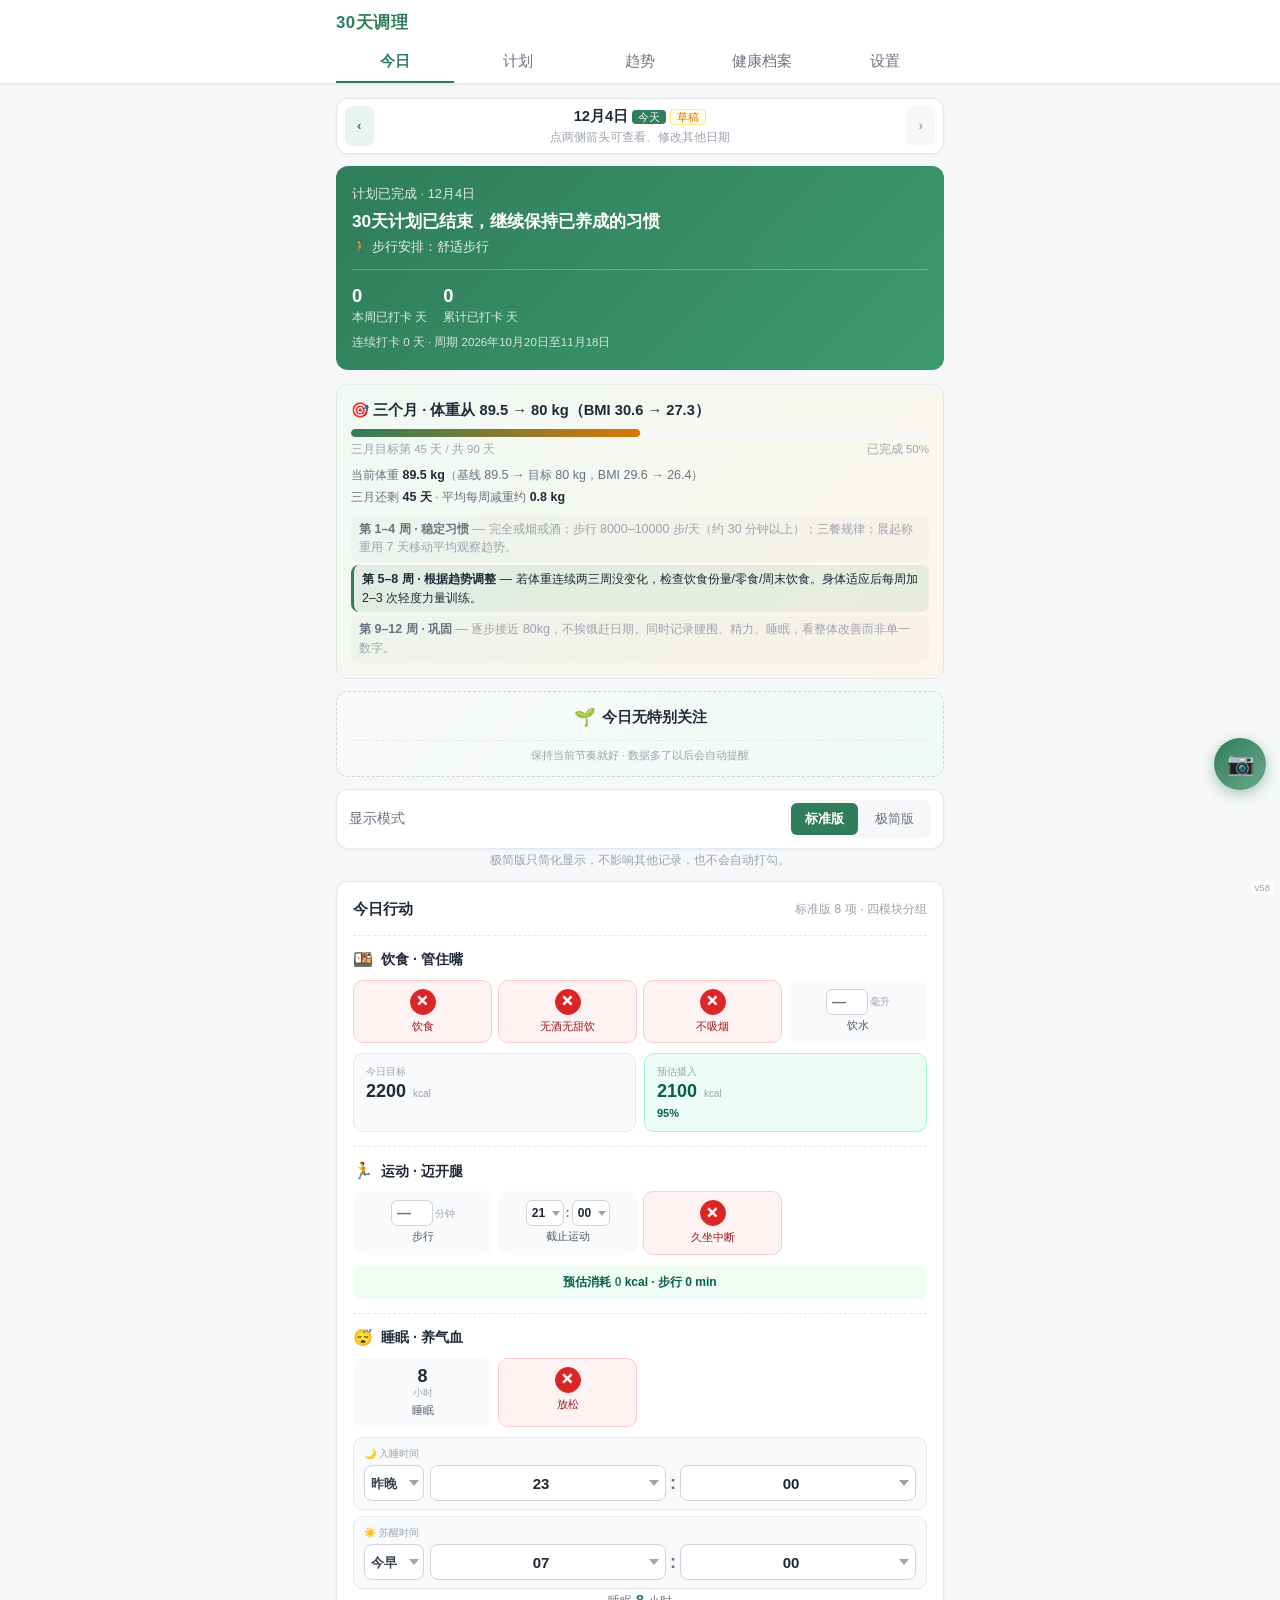
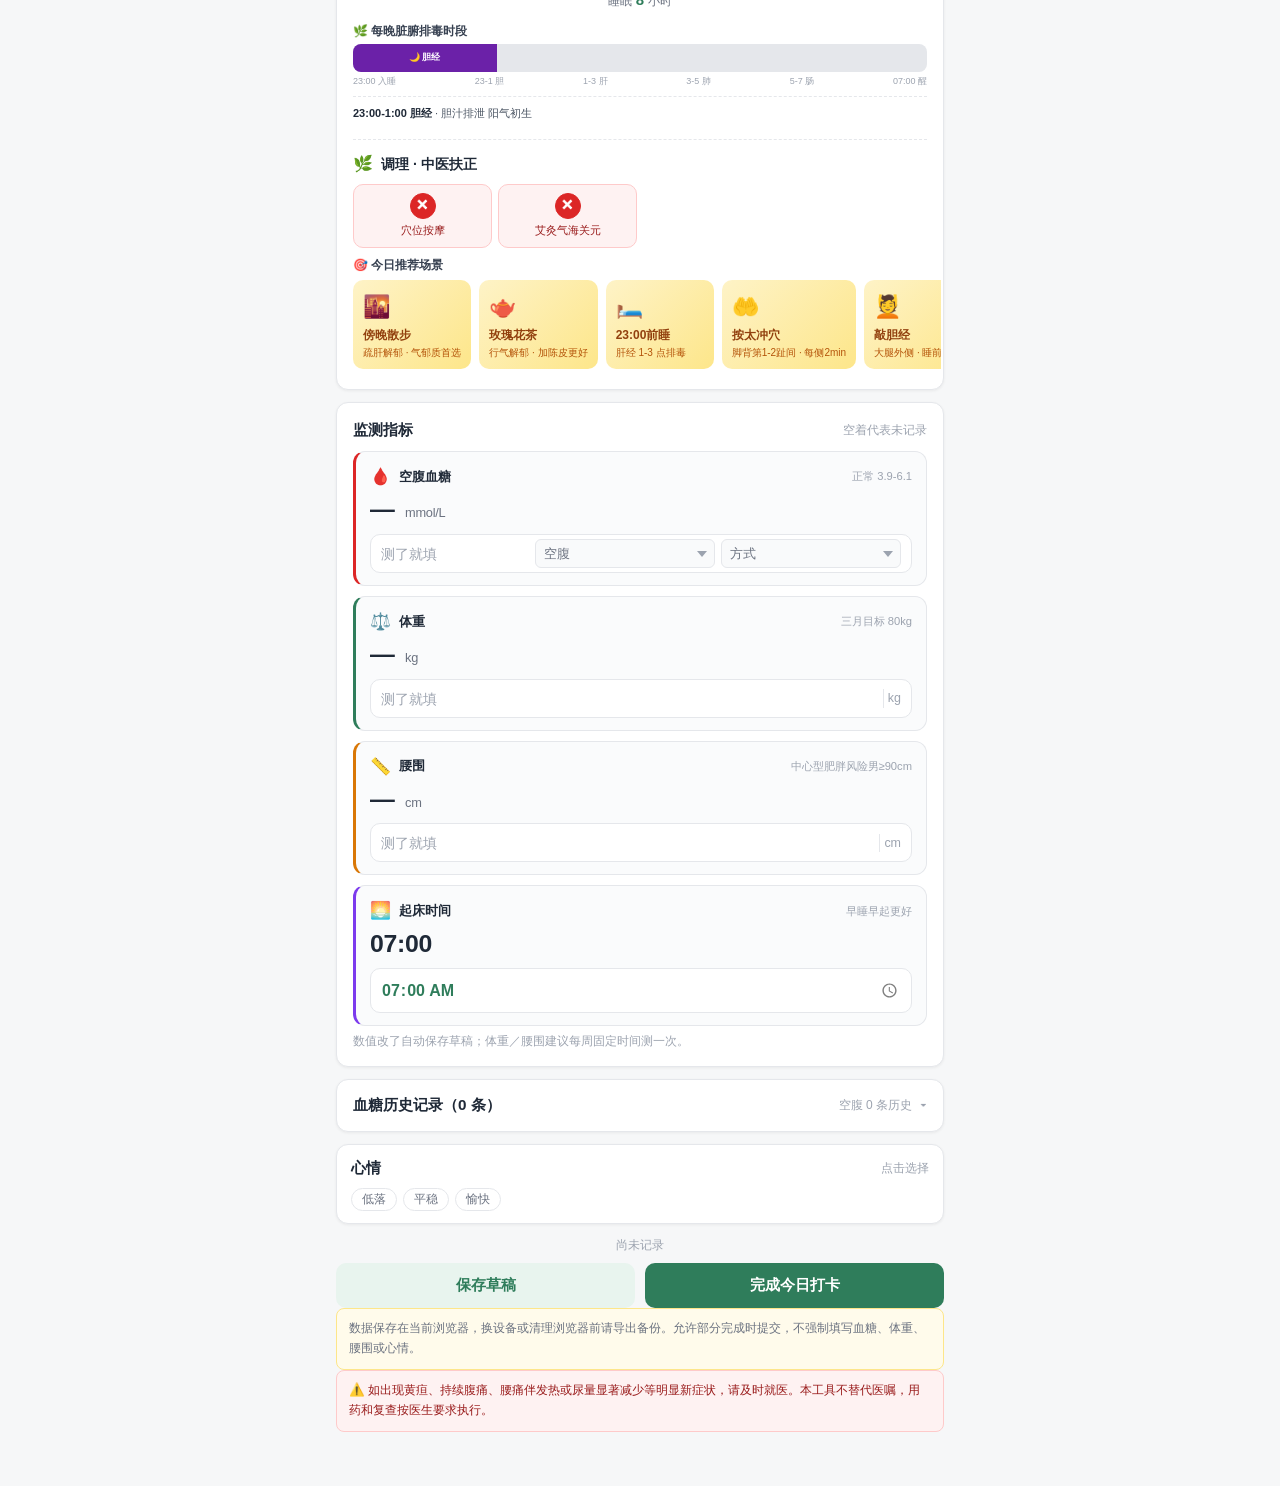
<file: index.html>
<!DOCTYPE html>
<html lang="zh-CN">
<head>
<meta charset="UTF-8">
<meta name="viewport" content="width=device-width, initial-scale=1.0, maximum-scale=1.0, user-scalable=no">
<meta name="apple-mobile-web-app-capable" content="yes">
<title>30天调理打卡</title>
<link rel="stylesheet" href="styles.v37.css?v=58">
<script>
(function(){function showErr(msg,src,line){var b=document.getElementById("__errbox");if(!b){b=document.createElement("pre");b.id="__errbox";b.style.cssText="position:fixed;top:0;left:0;right:0;bottom:0;background:#fef2f2;color:#991b1b;padding:20px;font:13px/1.5 Menlo,monospace;white-space:pre-wrap;z-index:99999;overflow:auto";document.body.appendChild(b);}b.textContent+="\n• "+msg+(src?" @ "+src+":"+line:"");}window.onerror=function(m,s,l,c,e){showErr(m,s,l);};window.addEventListener("unhandledrejection",function(e){showErr("Promise: "+e.reason);});})();
</script></head>
<body>
<header class="topbar">
  <div class="topbar-inner">
    <div class="brand">30天调理</div>
    <nav class="tabs">
      <button class="tab active" data-tab="today">今日</button>
      <button class="tab" data-tab="plan">计划</button>
      <button class="tab" data-tab="trend">趋势</button>
      <button class="tab" data-tab="archive">健康档案</button>
      <button class="tab" data-tab="setting">设置</button>
    </nav>
  </div>
</header>

<main id="app">
  <section id="page-today" class="page active"></section>
  <section id="page-plan" class="page"></section>
  <section id="page-trend" class="page"></section>
  <section id="page-archive" class="page"></section>
  <section id="page-setting" class="page"></section>
</main>

<div id="toast" class="toast"></div>

<!-- 浮动相机按钮 + 菜单（Phase 1：纯前端压缩存图） -->
<button class="fab-cam" id="fabCam" aria-label="拍照/上传">📷</button>
<div class="cam-menu" id="camMenu">
  <button id="camFood"><span>🍱</span>拍食物</button>
  <button id="camReport"><span>📋</span>上传报告</button>
  <button id="camGlucose"><span>🩸</span>拍血糖读数</button>
</div>
<input type="file" id="fileFood" accept="image/*" capture="environment" hidden>
<input type="file" id="fileReport" accept="image/*,application/pdf" hidden>
<input type="file" id="fileGlucose" accept="image/*" capture="environment" hidden>

<script src="app.v37.js?v=58"></script>
<script src="archive-seed.v37.js?v=58"></script>
<script src="health-archive.v37.js?v=58"></script>
<div class="ver-tag">v58</div>
</body>
</html>
</file>
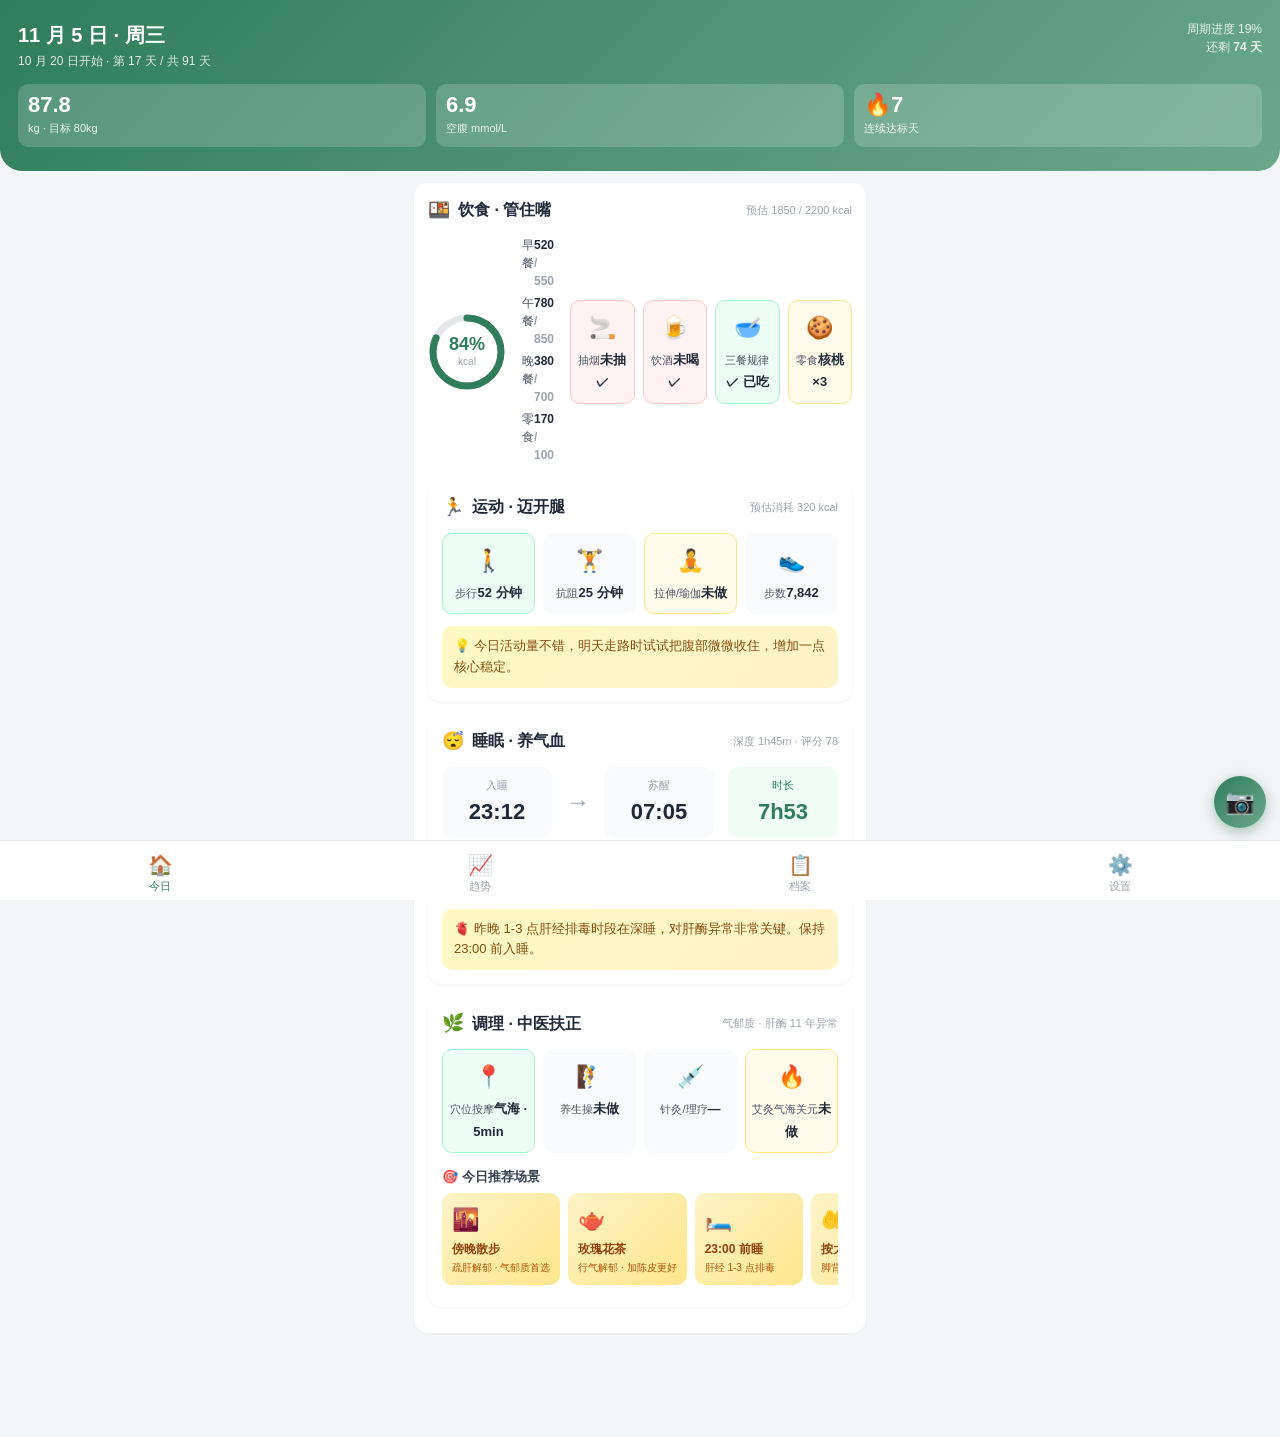
<file: demo-v37.html>
<!doctype html>
<html lang="zh-CN"><head><meta charset="utf-8">
<meta name="viewport" content="width=device-width,initial-scale=1,viewport-fit=cover">
<title>今日四模块 · Demo v37</title>
<style>
*{box-sizing:border-box;margin:0;padding:0;-webkit-tap-highlight-color:transparent}
html,body{background:#f4f5f7;color:#1f2937;font-family:-apple-system,BlinkMacSystemFont,'PingFang SC','Helvetica Neue',sans-serif;font-size:15px;line-height:1.5;overflow-x:hidden}
:root{--p:#2f7d5b;--p-d:#236045;--p-l:#6ba88a;--w:#d97706;--w-l:#fbbf24;--e:#dc2626;--bg:#f4f5f7;--card:#fff;--t1:#1f2937;--t2:#4b5563;--t3:#9ca3af;--bd:#e5e7eb;--r:14px}
body{padding-bottom:92px}

/* === 顶部 hero === */
.hero{background:linear-gradient(135deg,#2f7d5b 0%,#6ba88a 100%);color:#fff;padding:20px 18px 24px;border-radius:0 0 22px 22px;position:relative}
.hero-row{display:flex;align-items:flex-start;justify-content:space-between;margin-bottom:14px}
.hero-title{font-size:20px;font-weight:700}
.hero-sub{font-size:12px;opacity:.85;margin-top:2px}
.hero-date{font-size:12px;opacity:.85;text-align:right}
.hero-stats{display:flex;gap:10px}
.hs{flex:1;background:rgba(255,255,255,.18);border-radius:10px;padding:10px}
.hs-num{font-size:22px;font-weight:700;line-height:1}
.hs-label{font-size:11px;opacity:.9;margin-top:4px}

/* === 容器 === */
.page{max-width:480px;margin:0 auto;padding:0 14px;padding-top:12px}

/* === 通用卡片 === */
.card{background:var(--card);border-radius:var(--r);padding:14px 14px;margin-bottom:12px;box-shadow:0 1px 3px rgba(0,0,0,.05)}
.card-h{display:flex;align-items:center;gap:8px;margin-bottom:12px}
.card-emoji{font-size:18px}
.card-title{font-size:16px;font-weight:700;flex:1}
.card-sub{font-size:11px;color:var(--t3)}
.card-more{font-size:12px;color:var(--p)}

/* === 子项 grid === */
.sub-grid{display:grid;grid-template-columns:repeat(4,1fr);gap:8px}
.sub-item{text-align:center;padding:10px 4px;border-radius:10px;background:#f9fafb;border:1px solid transparent;cursor:pointer;transition:.15s}
.sub-item:active{transform:scale(.97)}
.sub-item.done{background:#ecfdf5;border-color:#a7f3d0}
.sub-item.warn{background:#fffbeb;border-color:#fde68a}
.sub-item.bad{background:#fef2f2;border-color:#fecaca}
.sub-item .em{font-size:22px;margin-bottom:4px;display:block}
.sub-item .lbl{font-size:11px;color:var(--t2);white-space:nowrap;overflow:hidden;text-overflow:ellipsis}
.sub-item .val{font-size:13px;font-weight:700;color:var(--t1);margin-top:2px}

/* === 饮食特色：大卡环 === */
.cal-row{display:flex;align-items:center;gap:16px;margin-bottom:12px}
.cal-ring{position:relative;width:78px;height:78px;flex-shrink:0}
.cal-ring svg{transform:rotate(-90deg)}
.cal-ring-inner{position:absolute;inset:0;display:flex;flex-direction:column;align-items:center;justify-content:center}
.cal-big{font-size:18px;font-weight:700;line-height:1;color:var(--p)}
.cal-unit{font-size:10px;color:var(--t3);margin-top:1px}
.cal-info{flex:1}
.cal-info .row{display:flex;justify-content:space-between;font-size:12px;color:var(--t2);margin-bottom:4px}
.cal-info .val{font-weight:700;color:var(--t1)}
.cal-info .tgt{color:var(--t3)}

/* === 睡眠特色：脏腑时段 bar === */
.sleep-bar{display:flex;height:34px;border-radius:8px;overflow:hidden;margin-top:6px;background:#e5e7eb}
.sleep-seg{display:flex;align-items:center;justify-content:center;font-size:10px;color:#fff;font-weight:600}
.seg-liver{background:#7c3aed}  /* 肝经 1-3 点 */
.seg-lung{background:#0891b2}   /* 肺经 3-5 点 */
.seg-stomach{background:#059669} /* 胃经 5-7 点 */
.seg-deep{background:#1e3a8a;background-image:repeating-linear-gradient(45deg,rgba(255,255,255,.15) 0 6px,transparent 6px 12px)}
.sleep-labels{display:flex;font-size:9px;color:var(--t3);margin-top:3px;justify-content:space-between}

/* === 调理特色：推荐场景横滑 === */
.hei-list{display:flex;gap:8px;overflow-x:auto;padding-bottom:4px;margin-bottom:4px}
.hei-list::-webkit-scrollbar{display:none}
.hei-card{min-width:108px;background:linear-gradient(135deg,#fef3c7,#fde68a);border-radius:10px;padding:10px;flex-shrink:0}
.hei-card .h-em{font-size:22px}
.hei-card .h-nm{font-size:12px;font-weight:700;color:#92400e;margin-top:4px}
.hei-card .h-sc{font-size:10px;color:#b45309;margin-top:2px}

/* === 底部 tabbar === */
.tabbar{position:fixed;bottom:0;left:0;right:0;background:#fff;border-top:1px solid var(--bd);display:flex;justify-content:space-around;padding:6px 0 env(safe-area-inset-bottom);z-index:200}
.tabbar button{background:none;border:none;font-size:11px;color:var(--t3);display:flex;flex-direction:column;align-items:center;gap:2px;padding:6px 12px}
.tabbar button.on{color:var(--p)}
.tabbar .tb-ic{font-size:20px}

/* === 浮动相机 === */
.fab-cam{position:fixed;right:14px;bottom:72px;width:52px;height:52px;border-radius:50%;background:linear-gradient(135deg,#2f7d5b,#6ba88a);box-shadow:0 4px 14px rgba(47,125,91,.4);color:#fff;border:none;font-size:24px;display:flex;align-items:center;justify-content:center;z-index:210;cursor:pointer}
.fab-cam:active{transform:scale(.92)}

/* === 相机菜单 === */
.cam-menu{position:fixed;right:14px;bottom:132px;background:#fff;border-radius:14px;box-shadow:0 8px 24px rgba(0,0,0,.18);padding:10px;z-index:210;min-width:160px;display:none}
.cam-menu.show{display:block}
.cam-menu button{display:block;width:100%;background:none;border:none;text-align:left;padding:8px 12px;font-size:14px;border-radius:8px;cursor:pointer}
.cam-menu button:hover{background:#f3f4f6}
.cam-menu button .em{margin-right:8px}

/* === 隐藏 input === */
.hidden-input{display:none}

/* === 数据输入小弹窗 === */
.modal-mask{position:fixed;inset:0;background:rgba(0,0,0,.45);z-index:300;display:none;align-items:flex-end}
.modal-mask.show{display:flex}
.modal{background:#fff;border-radius:18px 18px 0 0;padding:16px 16px env(safe-area-inset-bottom);width:100%;max-height:85vh;overflow-y:auto}
.modal-title{font-size:16px;font-weight:700;margin-bottom:12px;text-align:center}
.modal-close{text-align:center;color:var(--t3);padding-top:10px;font-size:14px;cursor:pointer}
.mfield{margin-bottom:12px}
.mfield label{display:block;font-size:12px;color:var(--t2);margin-bottom:6px}
.mfield input,.mfield select,.mfield textarea{width:100%;border:1px solid var(--bd);border-radius:8px;padding:10px;font-size:15px;background:#fafafa}
.mfield input:focus,.mfield select:focus,.mfield textarea:focus{outline:none;border-color:var(--p);background:#fff}
.mchip-row{display:flex;gap:6px;flex-wrap:wrap}
.mchip{padding:6px 12px;border:1px solid var(--bd);background:#fff;border-radius:20px;font-size:13px;cursor:pointer}
.mchip.on{background:var(--p);color:#fff;border-color:var(--p)}
.mbtn-primary{width:100%;padding:12px;background:var(--p);color:#fff;border:none;border-radius:10px;font-size:15px;font-weight:600;margin-top:8px}
.mbtn-ghost{width:100%;padding:12px;background:#fff;color:var(--t2);border:1px solid var(--bd);border-radius:10px;font-size:14px;margin-top:8px}

/* === 图片预览 === */
.img-card{background:#f9fafb;border-radius:10px;padding:10px;margin-bottom:10px}
.img-card img{width:100%;border-radius:6px}
.img-card .hint{font-size:12px;color:var(--t3);margin-top:8px}

/* === 趋势小火花 === */
.spark{display:inline-flex;align-items:center;gap:2px;font-size:11px;font-weight:700}
.spark.up{color:#dc2626}
.spark.down{color:#059669}
.spark.flat{color:#9ca3af}

/* === 健康点评 === */
.pinglun{background:linear-gradient(135deg,#fef9c3,#fef3c7);border-radius:10px;padding:10px 12px;font-size:13px;color:#854d0e;margin-top:6px;line-height:1.6}
.pinglun .ic{margin-right:4px}
</style></head>
<body>

<!-- ============ 顶部 hero ============ -->
<div class="hero">
  <div class="hero-row">
    <div>
      <div class="hero-title">11 月 5 日 · 周三</div>
      <div class="hero-sub">10 月 20 日开始 · 第 17 天 / 共 91 天</div>
    </div>
    <div class="hero-date">周期进度 19%<br>还剩 <b>74 天</b></div>
  </div>
  <div class="hero-stats">
    <div class="hs"><div class="hs-num">87.8</div><div class="hs-label">kg · 目标 80kg</div></div>
    <div class="hs"><div class="hs-num">6.9</div><div class="hs-label">空腹 mmol/L</div></div>
    <div class="hs"><div class="hs-num">🔥7</div><div class="hs-label">连续达标天</div></div>
  </div>
</div>

<!-- ============ 四模块 ============ -->
<div class="page">

  <!-- ======= 模块 1：饮食 ======= -->
  <div class="card">
    <div class="card-h"><span class="card-emoji">🍱</span><div class="card-title">饮食 · 管住嘴</div><span class="card-sub">预估 1850 / 2200 kcal</span></div>

    <div class="cal-row">
      <div class="cal-ring">
        <svg width="78" height="78"><circle cx="39" cy="39" r="34" stroke="#e5e7eb" stroke-width="7" fill="none"/>
        <circle cx="39" cy="39" r="34" stroke="#2f7d5b" stroke-width="7" fill="none" stroke-dasharray="213.6" stroke-dashoffset="39" stroke-linecap="round"/>
      </svg>
      <div class="cal-ring-inner"><div class="cal-big">84%</div><div class="cal-unit">kcal</div></div>
    </div>
    <div class="cal-info">
      <div class="row"><span>早餐</span><span class="val">520 <span class="tgt">/ 550</span></span></div>
      <div class="row"><span>午餐</span><span class="val">780 <span class="tgt">/ 850</span></span></div>
      <div class="row"><span>晚餐</span><span class="val">380 <span class="tgt">/ 700</span></span></div>
      <div class="row"><span>零食</span><span class="val">170 <span class="tgt">/ 100</span></span></div>
    </div>

    <div class="sub-grid">
      <div class="sub-item bad" data-sub="smoke"><span class="em">🚬</span><span class="lbl">抽烟</span><span class="val">未抽 ✓</span></div>
      <div class="sub-item bad" data-sub="alcohol"><span class="em">🍺</span><span class="lbl">饮酒</span><span class="val">未喝 ✓</span></div>
      <div class="sub-item done" data-sub="breakfast"><span class="em">🥣</span><span class="lbl">三餐规律</span><span class="val">✓ 已吃</span></div>
      <div class="sub-item warn" data-sub="snack"><span class="em">🍪</span><span class="lbl">零食</span><span class="val">核桃×3</span></div>
    </div>
  </div>

  <!-- ======= 模块 2：运动 ======= -->
  <div class="card">
    <div class="card-h"><span class="card-emoji">🏃</span><div class="card-title">运动 · 迈开腿</div><span class="card-sub">预估消耗 320 kcal</span></div>

    <div class="sub-grid">
      <div class="sub-item done" data-sub="walk"><span class="em">🚶</span><span class="lbl">步行</span><span class="val">52 分钟</span></div>
      <div class="sub-item" data-sub="exercise"><span class="em">🏋️</span><span class="lbl">抗阻</span><span class="val">25 分钟</span></div>
      <div class="sub-item warn" data-sub="stretch"><span class="em">🧘</span><span class="lbl">拉伸/瑜伽</span><span class="val">未做</span></div>
      <div class="sub-item" data-sub="step"><span class="em">👟</span><span class="lbl">步数</span><span class="val">7,842</span></div>
    </div>

    <div class="pinglun" style="margin-top:12px">
      <span class="ic">💡</span>今日活动量不错，明天走路时试试把腹部微微收住，增加一点核心稳定。
    </div>
  </div>

  <!-- ======= 模块 3：睡眠 ======= -->
  <div class="card">
    <div class="card-h"><span class="card-emoji">😴</span><div class="card-title">睡眠 · 养气血</div><span class="card-sub">深度 1h45m · 评分 78</span></div>

    <div style="display:flex;gap:14px;align-items:center;margin-bottom:10px">
      <div style="text-align:center;flex:1;background:#f9fafb;border-radius:10px;padding:10px">
        <div style="font-size:11px;color:#9ca3af">入睡</div>
        <div style="font-size:22px;font-weight:700;color:#1f2937;margin-top:2px">23:12</div>
      </div>
      <div style="font-size:24px;color:#9ca3af">→</div>
      <div style="text-align:center;flex:1;background:#f9fafb;border-radius:10px;padding:10px">
        <div style="font-size:11px;color:#9ca3af">苏醒</div>
        <div style="font-size:22px;font-weight:700;color:#1f2937;margin-top:2px">07:05</div>
      </div>
      <div style="text-align:center;flex:1;background:#f0fdf4;border-radius:10px;padding:10px">
        <div style="font-size:11px;color:#2f7d5b">时长</div>
        <div style="font-size:22px;font-weight:700;color:#2f7d5b;margin-top:2px">7h53</div>
      </div>
    </div>

    <!-- 脏腑排毒时段（按入睡 23:00、醒来 07:00） -->
    <div class="sleep-bar">
      <div class="sleep-seg seg-liver" style="width:12%">肝经<br>1-3</div>
      <div class="sleep-seg seg-lung" style="width:12%">肺经<br>3-5</div>
      <div class="sleep-seg seg-stomach" style="width:12%">胃经<br>5-7</div>
      <div class="sleep-seg seg-deep" style="width:64%">深沉睡眠</div>
    </div>
    <div class="sleep-labels">
      <span>23:00</span><span>1:00</span><span>3:00</span><span>5:00</span><span>7:00</span>
    </div>

    <div class="pinglun" style="margin-top:10px">
      <span class="ic">🫀</span>昨晚 1-3 点肝经排毒时段在深睡，对肝酶异常非常关键。保持 23:00 前入睡。
    </div>
  </div>

  <!-- ======= 模块 4：调理 ======= -->
  <div class="card">
    <div class="card-h"><span class="card-emoji">🌿</span><div class="card-title">调理 · 中医扶正</div><span class="card-sub">气郁质 · 肝酶 11 年异常</span></div>

    <div class="sub-grid">
      <div class="sub-item done" data-sub="acupoint"><span class="em">📍</span><span class="lbl">穴位按摩</span><span class="val">气海 · 5min</span></div>
      <div class="sub-item" data-sub="qigong"><span class="em">🧗</span><span class="lbl">养生操</span><span class="val">未做</span></div>
      <div class="sub-item" data-sub="acupuncture"><span class="em">💉</span><span class="lbl">针灸/理疗</span><span class="val">—</span></div>
      <div class="sub-item warn" data-sub="moxa"><span class="em">🔥</span><span class="lbl">艾灸气海关元</span><span class="val">未做</span></div>
    </div>

    <div style="margin:14px 0 6px;font-size:13px;font-weight:600;color:#374151">🎯 今日推荐场景</div>
    <div class="hei-list">
      <div class="hei-card"><div class="h-em">🌇</div><div class="h-nm">傍晚散步</div><div class="h-sc">疏肝解郁 · 气郁质首选</div></div>
      <div class="hei-card"><div class="h-em">🫖</div><div class="h-nm">玫瑰花茶</div><div class="h-sc">行气解郁 · 加陈皮更好</div></div>
      <div class="hei-card"><div class="h-em">🛏️</div><div class="h-nm">23:00 前睡</div><div class="h-sc">肝经 1-3 点排毒</div></div>
      <div class="hei-card"><div class="h-em">🤲</div><div class="h-nm">按太冲穴</div><div class="h-sc">脚背第 1-2 趾间 · 每侧 2min</div></div>
      <div class="hei-card"><div class="h-em">💆</div><div class="h-nm">敲胆经</div><div class="h-sc">大腿外侧 · 睡前 3min</div></div>
    </div>
  </div>

</div><!-- /page -->

<!-- ============ 浮动相机 ============ -->
<button class="fab-cam" id="fabCam" aria-label="拍照/上传">📷</button>
<div class="cam-menu" id="camMenu">
  <button id="camFood"><span class="em">🍱</span>拍食物识别热量</button>
  <button id="camReport"><span class="em">📋</span>上传检测/体检报告</button>
  <button id="camGlucose"><span class="em">🩸</span>拍血糖仪读数</button>
</div>

<!-- ============ 隐藏文件选择 ============ -->
<input type="file" id="fileFood" class="hidden-input" accept="image/*" capture="environment">
<input type="file" id="fileReport" class="hidden-input" accept="image/*,application/pdf">
<input type="file" id="fileGlucose" class="hidden-input" accept="image/*" capture="environment">

<!-- ============ 相机结果 modal ============ -->
<div class="modal-mask" id="camModal">
  <div class="modal">
    <div class="modal-title" id="camModalTitle">上传检测报告</div>
    <div id="camModalBody"></div>
    <div class="modal-close" id="camModalClose">取消</div>
  </div>
</div>

<!-- ============ 底部 tabbar ============ -->
<div class="tabbar">
  <button class="on"><div class="tb-ic">🏠</div>今日</button>
  <button><div class="tb-ic">📈</div>趋势</button>
  <button><div class="tb-ic">📋</div>档案</button>
  <button><div class="tb-ic">⚙️</div>设置</button>
</div>

<script>
/* === 相机浮动按钮菜单切换 === */
var fab=document.getElementById('fabCam'), menu=document.getElementById('camMenu');
fab.addEventListener('click',function(e){ e.stopPropagation(); menu.classList.toggle('show'); });
document.addEventListener('click',function(){ menu.classList.remove('show'); });
menu.addEventListener('click',function(e){ e.stopPropagation(); });

/* === 隐藏文件选择触发 === */
document.getElementById('camFood').addEventListener('click',function(e){ e.stopPropagation(); });
document.getElementById('camReport').addEventListener('click',function(e){ e.stopPropagation(); });
document.getElementById('camGlucose').addEventListener('click',function(e){ e.stopPropagation(); });

document.getElementById('camFood').addEventListener('change',function(e){ handlePic(e.target.files[0],'food'); });
document.getElementById('camReport').addEventListener('change',function(e){ handlePic(e.target.files[0],'report'); });
document.getElementById('camGlucose').addEventListener('change',function(e){ handlePic(e.target.files[0],'glucose'); });

document.getElementById('camFood').click = document.getElementById('camFood').click.bind(document.getElementById('camFood'));

document.getElementById('camFood').parentElement.addEventListener('click',function(){ document.getElementById('camFood').click(); menu.classList.remove('show'); });
document.getElementById('camReport').parentElement.addEventListener('click',function(){ document.getElementById('camReport').click(); menu.classList.remove('show'); });
document.getElementById('camGlucose').parentElement.addEventListener('click',function(){ document.getElementById('camGlucose').click(); menu.classList.remove('show'); });

/* === 压缩 + 预览 + 手动解析 modal === */
function handlePic(file, kind){
  if(!file) return;
  compressImg(file,function(dataUrl){ openCamModal(kind,dataUrl); });
}
function compressImg(file, cb){
  var r=new FileReader();
  r.onload=function(){
    var img=new Image();
    img.onload=function(){
      var max=800,w=img.width,h=img.height;
      if(w>max){ h=Math.round(h*max/w); w=max; }
      var c=document.createElement('canvas'); c.width=w; c.height=h;
      c.getContext('2d').drawImage(img,0,0,w,h);
      cb(c.toDataURL('image/jpeg',0.82));
    };
    img.src=r.result;
  };
  r.readAsDataURL(file);
}

function openCamModal(kind,dataUrl){
  var modal=document.getElementById('camModal');
  var body=document.getElementById('camModalBody');
  var titleMap={food:'拍食物 · 记录这一餐', report:'上传检测/体检报告', glucose:'拍血糖仪读数'};
  document.getElementById('camModalTitle').textContent=titleMap[kind];
  var hints={
    food:'AI 识别暂时未接入 · 请手动补充这一餐',
    report:'图片已保存到档案 · 以后接 AI 后自动解析',
    glucose:'请输入血糖仪显示的数值和测量方式'
  };
  body.innerHTML='<div class="img-card"><img src="'+dataUrl+'"><div class="hint">'+hints[kind]+'</div></div>';

  if(kind==='food'){
    body.innerHTML+='<div class="mfield"><label>餐次</label><div class="mchip-row">'+['早餐','午餐','晚餐','加餐'].map(function(x){return '<button class="mchip" data-val="'+x+'">'+x+'</button>';}).join('')+'</div></div>';
    body.innerHTML+='<div class="mfield"><label>预估热量（kcal）</label><input type="number" id="f-cal" placeholder="如 520"></div>';
    body.innerHTML+='<div class="mfield"><label>备注（可选）</label><input id="f-note" placeholder="如：米饭半碗 + 西兰花 + 鸡胸肉"></div>';
  } else if(kind==='report'){
    body.innerHTML+='<div class="mfield"><label>报告类型</label><div class="mchip-row">'+['体检报告','化验单','检查报告','处方','其他'].map(function(x){return '<button class="mchip" data-val="'+x+'">'+x+'</button>';}).join('')+'</div></div>';
    body.innerHTML+='<div class="mfield"><label>日期</label><input type="date" id="r-date"></div>';
    body.innerHTML+='<div class="mfield"><label>关键异常项（AI 接入后自动解析，可手动填）</label><textarea id="r-abn" rows="3" placeholder="如：ALT 182 U/L，血糖 9.05 mmol/L"></textarea></div>';
  } else {
    body.innerHTML+='<div class="mfield"><label>测量值</label><input type="number" step="0.1" id="g-val" placeholder="如 6.9"></div>';
    body.innerHTML+='<div class="mfield"><label>测量时间</label><div class="mchip-row">'+['空腹','餐后2小时','随机'].map(function(x){return '<button class="mchip" data-val="'+x+'">'+x+'</button>';}).join('')+'</div></div>';
    body.innerHTML+='<div class="mfield"><label>测量方式</label><div class="mchip-row">'+['家用血糖仪','静脉血检测','动态血糖仪'].map(function(x){return '<button class="mchip" data-val="'+x+'">'+x+'</button>';}).join('')+'</div></div>';
  }
  body.innerHTML+='<button class="mbtn-primary" id="camSave">保存</button>';
  body.innerHTML+='<button class="mbtn-ghost" id="camSkip">只存图片不填</button>';

  modal.classList.add('show');

  /* chip 选择 */
  body.querySelectorAll('.mchip').forEach(function(btn){
    btn.addEventListener('click',function(){
      var parent=btn.parentElement;
      parent.querySelectorAll('.mchip').forEach(function(c){ c.classList.remove('on'); });
      btn.classList.add('on');
      /* 把选中值同步到隐藏 input（如果有） */
      var hiddenId=parent.dataset.syncTo;
      if(hiddenId){ var h=document.getElementById(hiddenId); if(h) h.value=btn.dataset.val; }
    });
  });

  document.getElementById('camSave').addEventListener('click',function(){
    toast('已保存 · 图片 + 数据'); closeCam();
  });
  document.getElementById('camSkip').addEventListener('click',function(){
    toast('图片已保存到档案'); closeCam();
  });
}

function closeCam(){ document.getElementById('camModal').classList.remove('show'); }
document.getElementById('camModalClose').addEventListener('click',closeCam);

function toast(msg){
  var t=document.createElement('div');
  t.textContent=msg;
  t.style.cssText='position:fixed;top:40%;left:50%;transform:translateX(-50%);background:rgba(0,0,0,.8);color:#fff;padding:10px 18px;border-radius:10px;font-size:14px;z-index:500';
  document.body.appendChild(t); setTimeout(function(){ t.remove(); },1800);
}

/* === 子项点击：切换状态 === */
document.querySelectorAll('.sub-item').forEach(function(el){
  el.addEventListener('click',function(){
    if(el.classList.contains('done')){ el.classList.remove('done'); el.classList.add('bad'); }
    else if(el.classList.contains('bad')){ el.classList.remove('bad'); el.classList.add('warn'); }
    else if(el.classList.contains('warn')){ el.classList.remove('warn'); el.classList.add('done'); }
    else { el.classList.add('done'); }
  });
});
</script>
</body></html>
</file>
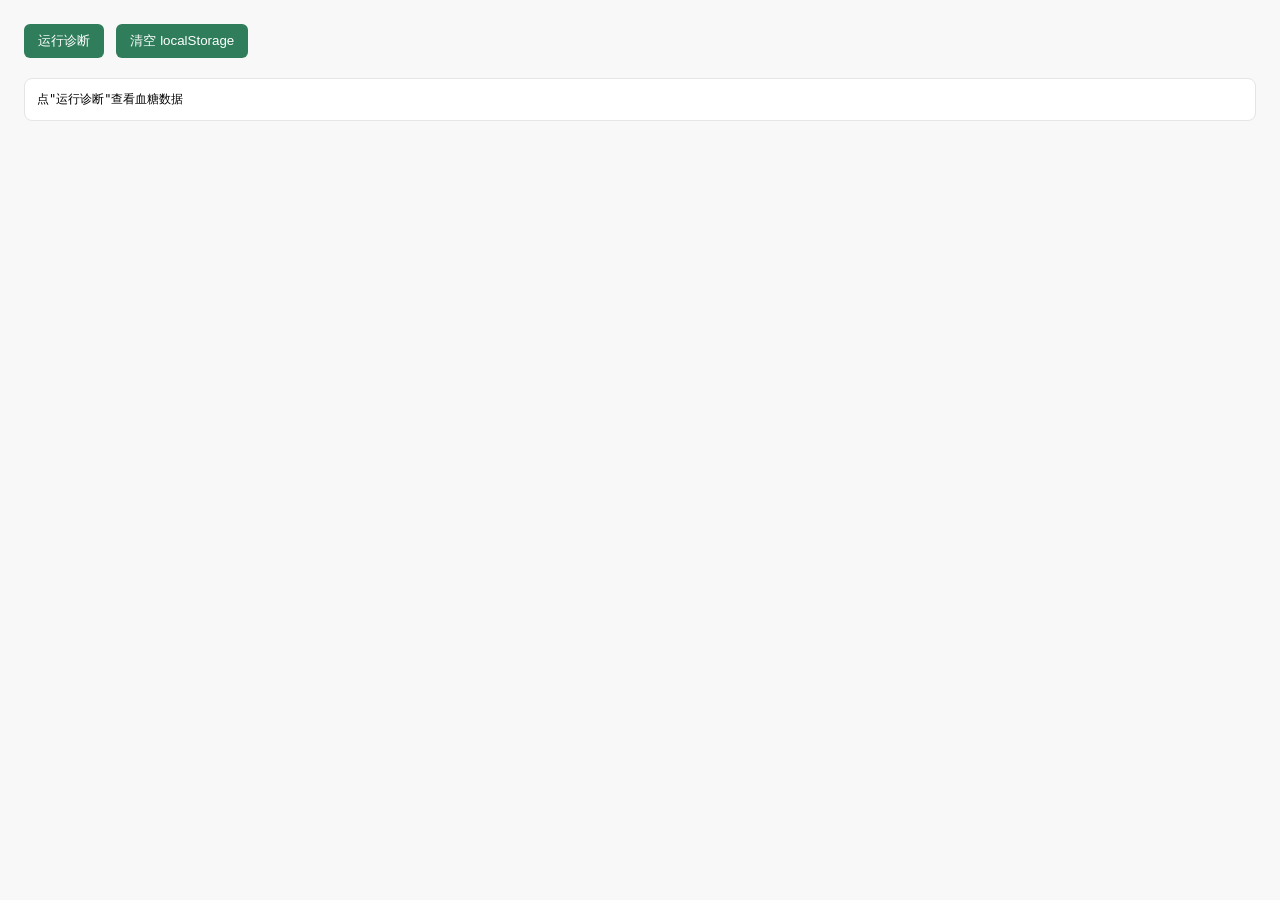
<file: diag.html>
<!DOCTYPE html>
<html><head><meta charset="utf-8"><title>血糖诊断</title>
<style>body{font-family:-apple-system,sans-serif;padding:16px;background:#f8f8f8}pre{background:#fff;padding:12px;border-radius:8px;font-size:12px;white-space:pre-wrap;word-break:break-all;border:1px solid #e5e5e5}.btn{padding:8px 14px;background:#2f7d5b;color:#fff;border:none;border-radius:6px;cursor:pointer;margin:0 8px 8px 0}</style>
</head><body>
<button class="btn" onclick="run()">运行诊断</button>
<button class="btn" onclick="localStorage.clear();document.getElementById('o').textContent='已清空'">清空 localStorage</button>
<pre id="o">点"运行诊断"查看血糖数据</pre>
<script>
function run(){
  var o=document.getElementById('o');
  var out='';
  out += '=== localStorage keys ===\n';
  out += Object.keys(localStorage).join(', ') + '\n\n';
  var k=Object.keys(localStorage).find(function(x){return x.indexOf('health')>=0||x.indexOf('30')>=0||x.indexOf('restart')>=0});
  out += '检测到的可能数据 key: ' + (k||'(没找到)') + '\n\n';
  if(!k){ o.textContent=out; return; }
  var DB; try { DB = JSON.parse(localStorage.getItem(k)); } catch(e){ out += '解析失败: '+e.message; o.textContent=out; return; }
  
  out += '=== DB 结构 ===\n';
  out += JSON.stringify(Object.keys(DB)) + '\n';
  out += 'days 数量: ' + Object.keys(DB.days||{}).length + '\n\n';
  
  out += '=== 所有日期的 glucose 数组 ===\n';
  var dates=Object.keys(DB.days||{}).sort();
  dates.forEach(function(ds){
    var d=DB.days[ds];
    var g=d.glucose;
    if(!g||!Array.isArray(g)||g.length===0){ out += ds + ': 无 glucose 数组\n'; return; }
    out += ds + ' (' + (d.submitTime?'已打卡':'草稿/未提交') + '):\n';
    g.forEach(function(x,i){ out += '  ['+i+'] ' + JSON.stringify(x) + '\n'; });
  });
  
  out += '\n=== DB.events 里的血糖事件 ===\n';
  (DB.events||[]).forEach(function(ev){
    if(/血糖|糖化|glucose/i.test(ev.description||'')){
      out += JSON.stringify(ev) + '\n';
    }
  });
  
  out += '\n=== 渲染层模拟 ===\n';
  var hist=[];
  dates.forEach(function(ds){
    (DB.days[ds].glucose||[]).forEach(function(g){
      if(g.timing==='空腹'){ var v=parseFloat(g.value); if(!isNaN(v)) hist.push({date:ds,value:v}); }
    });
  });
  out += 'histFasting 收集结果 ('+hist.length+' 条):\n';
  hist.forEach(function(p){ out += '  '+p.date+' '+p.value+'\n'; });
  
  o.textContent=out;
}
</script></body></html>
</file>
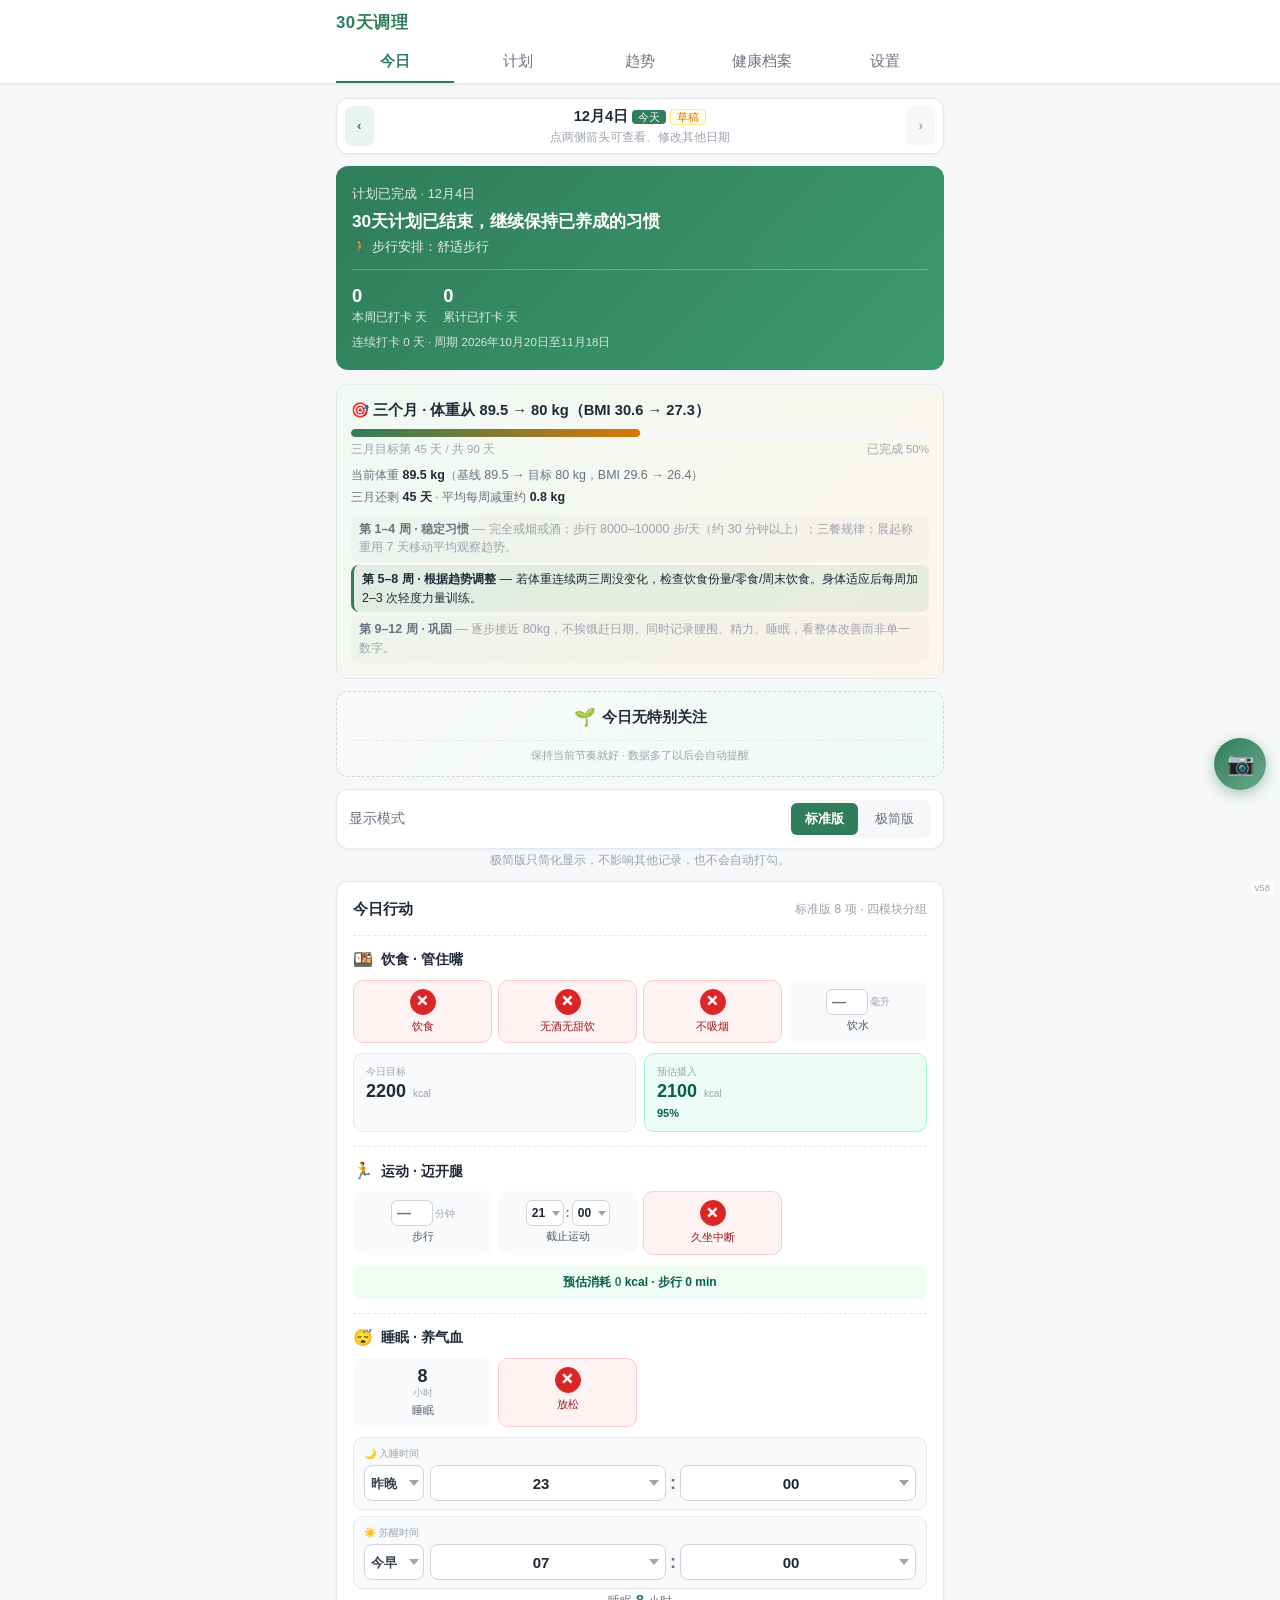
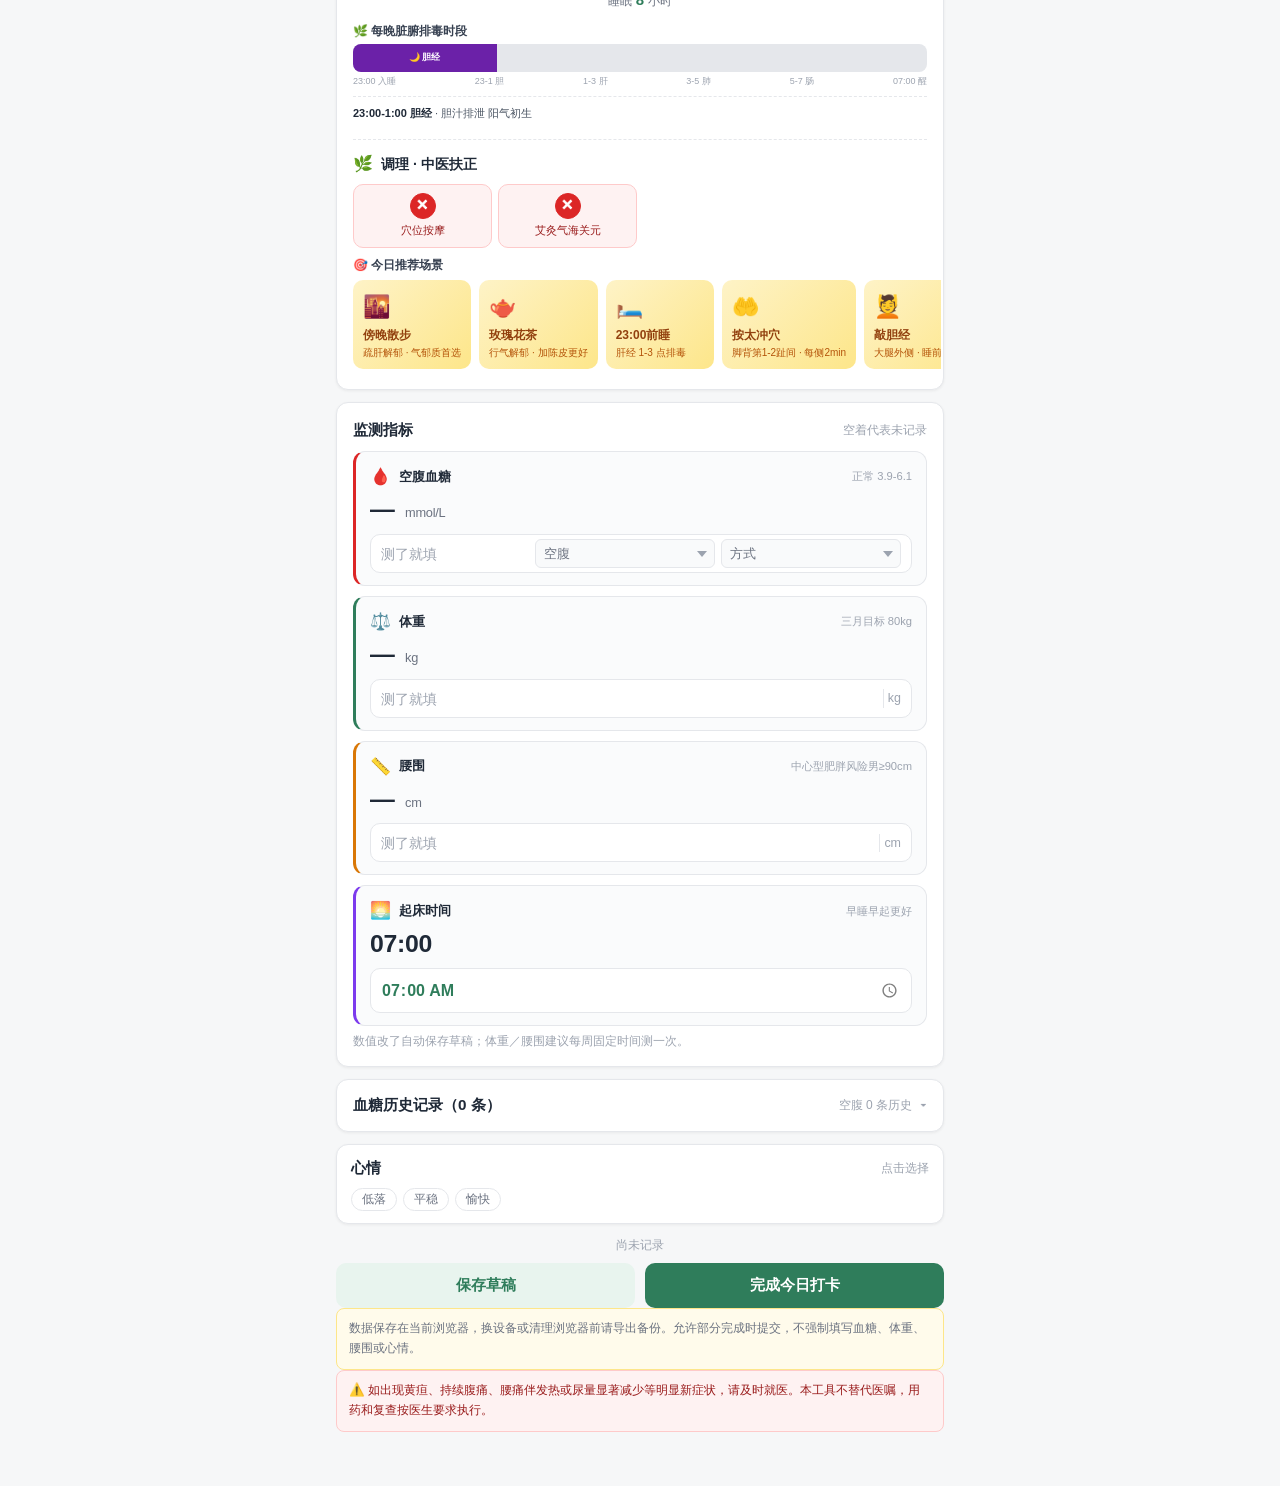
<file: home.html>
<!DOCTYPE html>
<html lang="zh-CN">
<head>
<meta charset="UTF-8">
<meta name="viewport" content="width=device-width, initial-scale=1.0, maximum-scale=1.0, user-scalable=no">
<meta name="apple-mobile-web-app-capable" content="yes">
<title>30天调理打卡</title>
<link rel="stylesheet" href="styles.v37.css?v=58">
<script>
/* 全局错误捕获：微信里 JS 崩了直接在屏幕上显示，不再白屏 */
(function(){
  function showErr(msg, src, line){
    var box = document.getElementById('__errbox');
    if(!box){
      box = document.createElement('pre');
      box.id = '__errbox';
      box.style.cssText='position:fixed;top:0;left:0;right:0;bottom:0;background:#fef2f2;color:#991b1b;padding:20px;font:13px/1.5 Menlo,monospace;white-space:pre-wrap;z-index:99999;overflow:auto';
      document.body.appendChild(box);
    }
    box.textContent += '\n• ' + msg + (src?' @ '+src+':'+line:'');
  }
  window.onerror = function(msg,src,line,col,err){ showErr(msg,src,line); };
  window.addEventListener('unhandledrejection',function(e){ showErr('Promise: '+e.reason); });
})();
</script>
</head>
<body>
<header class="topbar">
  <div class="topbar-inner">
    <div class="brand">30天调理</div>
    <nav class="tabs">
      <button class="tab active" data-tab="today">今日</button>
      <button class="tab" data-tab="plan">计划</button>
      <button class="tab" data-tab="trend">趋势</button>
      <button class="tab" data-tab="archive">健康档案</button>
      <button class="tab" data-tab="setting">设置</button>
    </nav>
  </div>
</header>

<main id="app">
  <section id="page-today" class="page active"></section>
  <section id="page-plan" class="page"></section>
  <section id="page-trend" class="page"></section>
  <section id="page-archive" class="page"></section>
  <section id="page-setting" class="page"></section>
</main>

<div id="toast" class="toast"></div>

<!-- 浮动相机按钮 + 菜单 -->
<button class="fab-cam" id="fabCam" aria-label="拍照/上传">📷</button>
<div class="cam-menu" id="camMenu">
  <button id="camFood"><span>🍱</span>拍食物</button>
  <button id="camReport"><span>📋</span>上传报告</button>
  <button id="camGlucose"><span>🩸</span>拍血糖读数</button>
</div>
<input type="file" id="fileFood" accept="image/*" capture="environment" hidden>
<input type="file" id="fileReport" accept="image/*,application/pdf" hidden>
<input type="file" id="fileGlucose" accept="image/*" capture="environment" hidden>

<script src="app.v37.js?v=58"></script>
<script src="archive-seed.v37.js?v=58"></script>
<script src="health-archive.v37.js?v=58"></script>
<div class="ver-tag">v58</div>
</body>
</html>
</file>
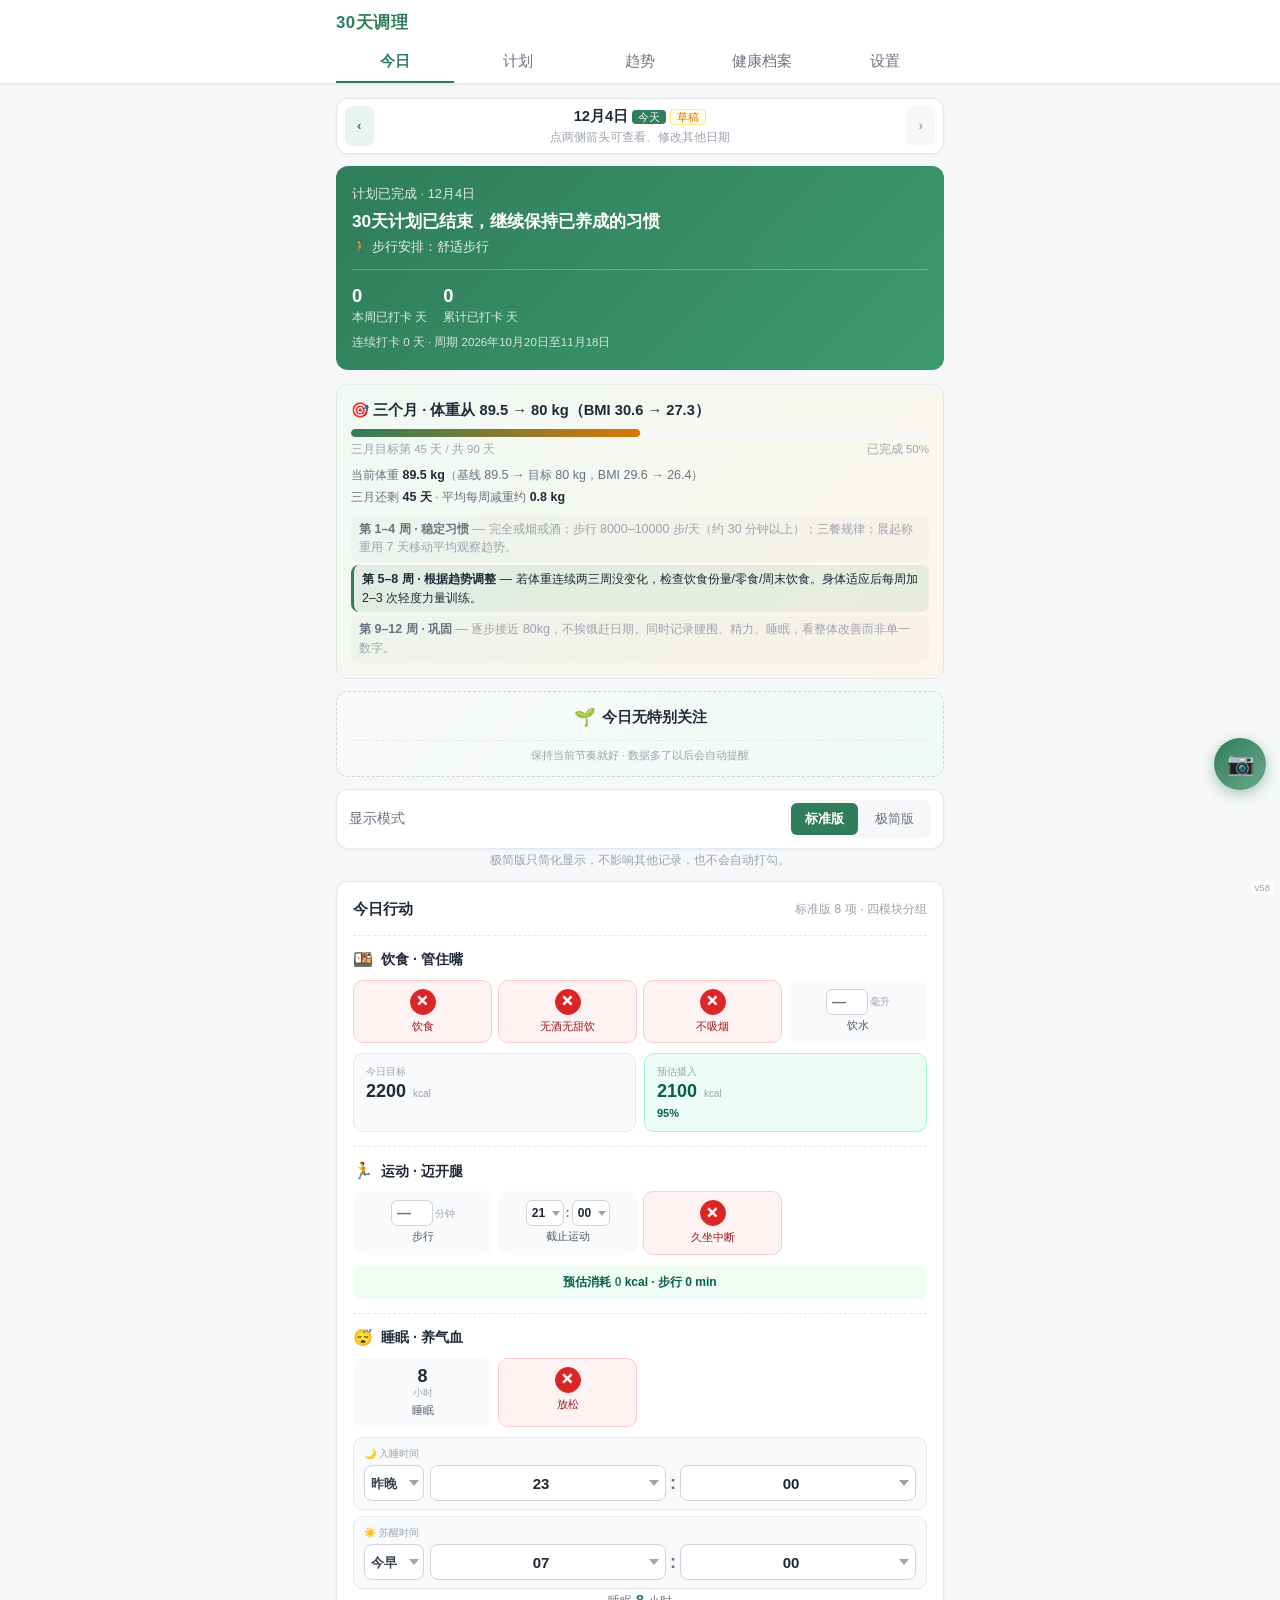
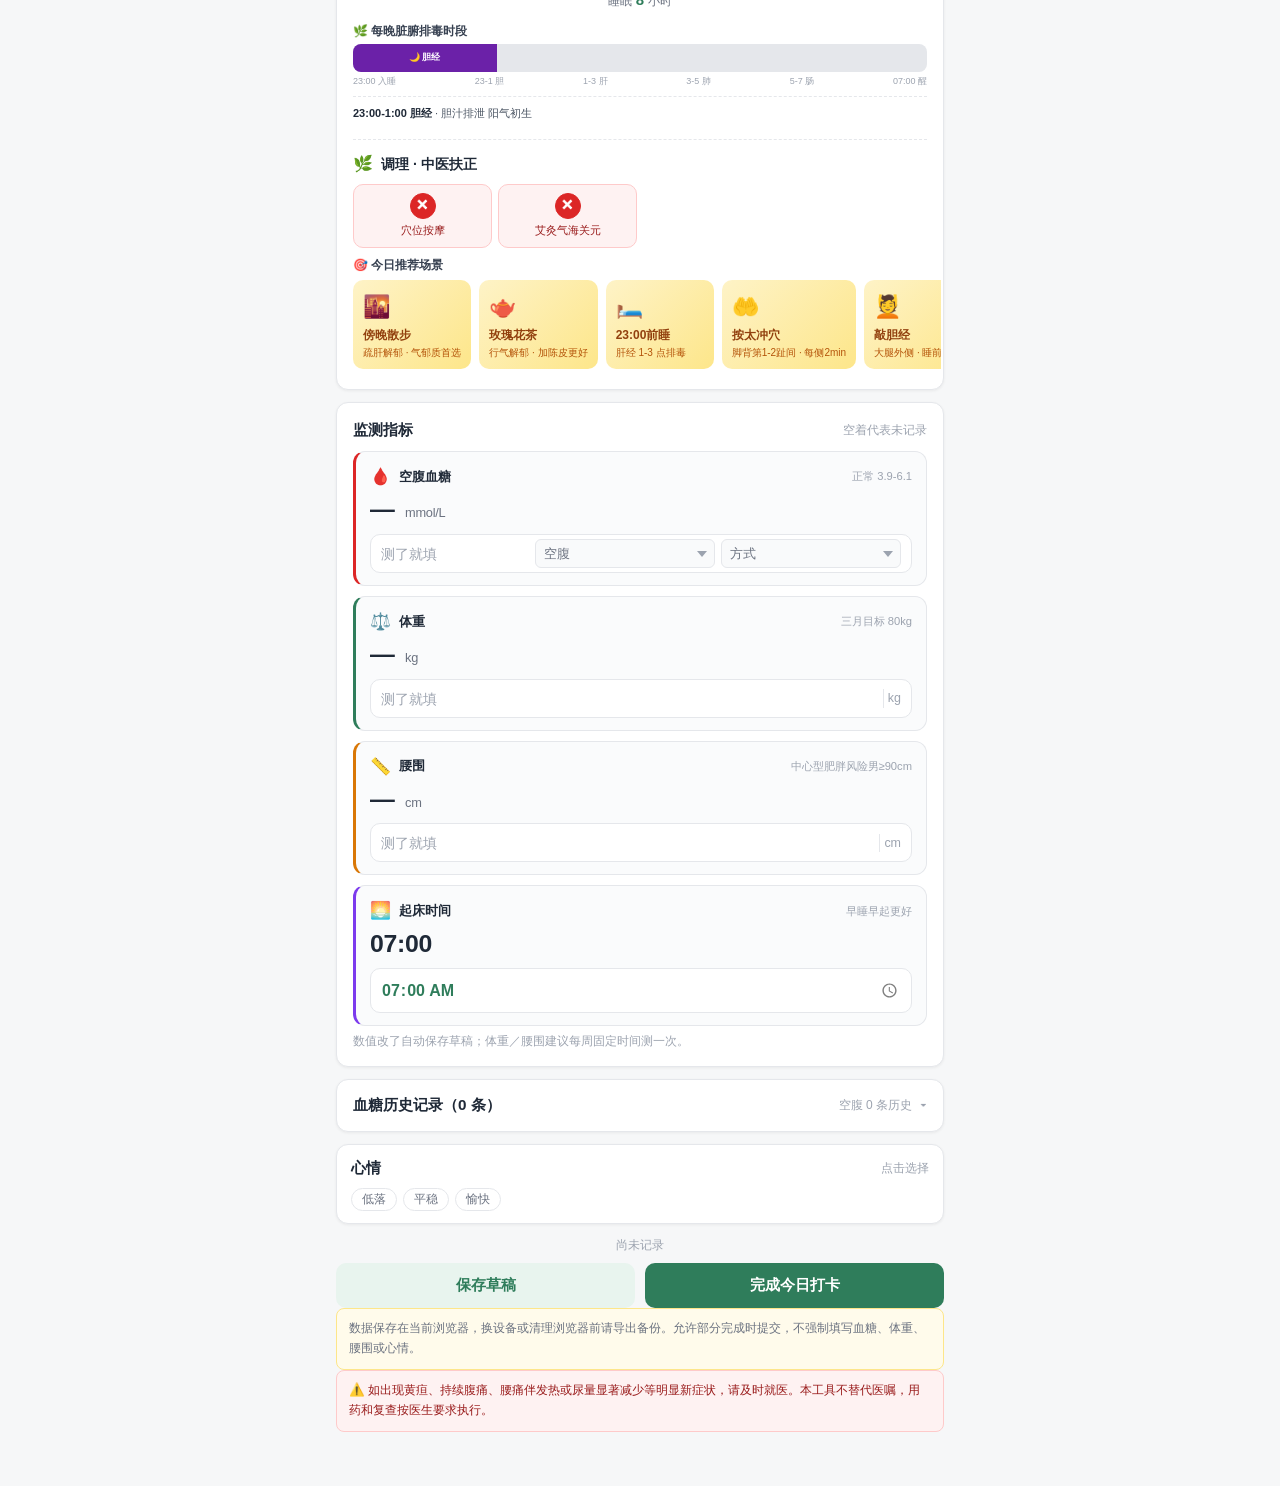
<file: start.html>
<!DOCTYPE html>
<html lang="zh-CN">
<head>
<meta charset="UTF-8">
<meta name="viewport" content="width=device-width, initial-scale=1.0, maximum-scale=1.0, user-scalable=no">
<meta name="apple-mobile-web-app-capable" content="yes">
<title>30天调理打卡</title>
<link rel="stylesheet" href="styles.v37.css?v=58">
<script>
(function(){function showErr(msg,src,line){var b=document.getElementById("__errbox");if(!b){b=document.createElement("pre");b.id="__errbox";b.style.cssText="position:fixed;top:0;left:0;right:0;bottom:0;background:#fef2f2;color:#991b1b;padding:20px;font:13px/1.5 Menlo,monospace;white-space:pre-wrap;z-index:99999;overflow:auto";document.body.appendChild(b);}b.textContent+="\n• "+msg+(src?" @ "+src+":"+line:"");}window.onerror=function(m,s,l,c,e){showErr(m,s,l);};window.addEventListener("unhandledrejection",function(e){showErr("Promise: "+e.reason);});})();
</script></head>
<body>
<header class="topbar">
  <div class="topbar-inner">
    <div class="brand">30天调理</div>
    <nav class="tabs">
      <button class="tab active" data-tab="today">今日</button>
      <button class="tab" data-tab="plan">计划</button>
      <button class="tab" data-tab="trend">趋势</button>
      <button class="tab" data-tab="archive">健康档案</button>
      <button class="tab" data-tab="setting">设置</button>
    </nav>
  </div>
</header>

<main id="app">
  <section id="page-today" class="page active"></section>
  <section id="page-plan" class="page"></section>
  <section id="page-trend" class="page"></section>
  <section id="page-archive" class="page"></section>
  <section id="page-setting" class="page"></section>
</main>

<div id="toast" class="toast"></div>

<!-- 浮动相机按钮 + 菜单 -->
<button class="fab-cam" id="fabCam" aria-label="拍照/上传">📷</button>
<div class="cam-menu" id="camMenu">
  <button id="camFood"><span>🍱</span>拍食物</button>
  <button id="camReport"><span>📋</span>上传报告</button>
  <button id="camGlucose"><span>🩸</span>拍血糖读数</button>
</div>
<input type="file" id="fileFood" accept="image/*" capture="environment" hidden>
<input type="file" id="fileReport" accept="image/*,application/pdf" hidden>
<input type="file" id="fileGlucose" accept="image/*" capture="environment" hidden>

<script src="app.v37.js?v=58"></script>
<script src="archive-seed.v37.js?v=58"></script>
<script src="health-archive.v37.js?v=58"></script>
<div class="ver-tag">v58</div>
</body>
</html>
</file>
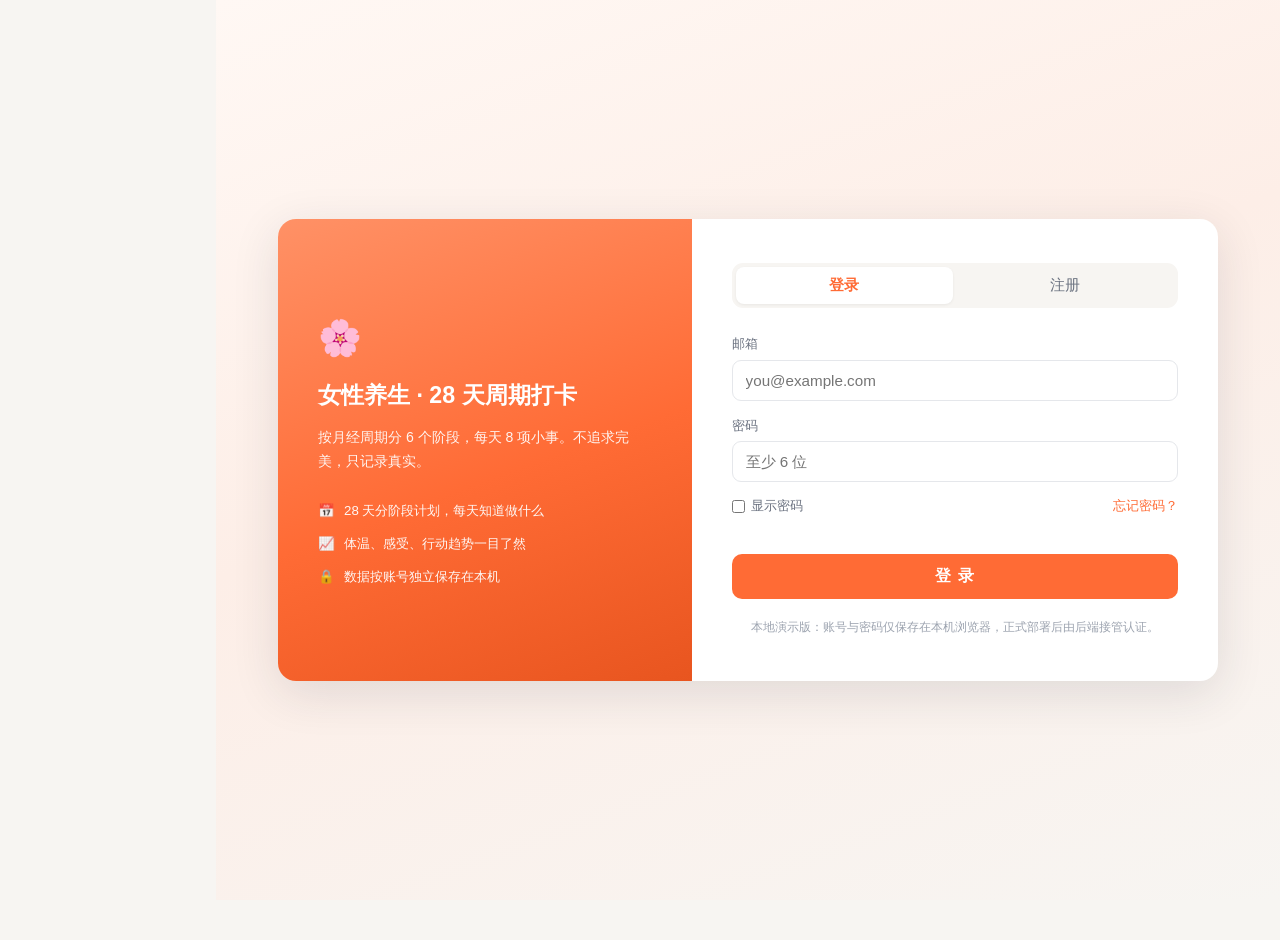
<file: 女性养生28天打卡.html>
<!DOCTYPE html>
<html lang="zh-CN">
<head>
<meta charset="UTF-8">
<meta name="viewport" content="width=device-width, initial-scale=1.0, maximum-scale=1.0, user-scalable=no, viewport-fit=cover">
<meta name="apple-mobile-web-app-capable" content="yes">
<meta name="theme-color" content="#ff6b35">
<title>女性养生 28 天打卡</title>
<style>
:root{
  --primary:#ff6b35;
  --primary-dark:#e8551f;
  --primary-light:#fff3ee;
  --accent:#d97706;
  --bg:#f7f5f2;
  --card:#ffffff;
  --text:#1f2937;
  --text-2:#6b7280;
  --text-3:#9ca3af;
  --border:#e5e7eb;
  --danger:#dc2626;
  --radius:12px;
  --shadow:0 1px 3px rgba(0,0,0,.06);
}
*{margin:0;padding:0;box-sizing:border-box;-webkit-tap-highlight-color:transparent}
html{font-size:15px}
body{
  font-family:-apple-system,BlinkMacSystemFont,"PingFang SC","Helvetica Neue","Microsoft YaHei",sans-serif;
  background:var(--bg);color:var(--text);line-height:1.5;
  padding-bottom:40px;
}

/* 顶部导航 */
.topbar{
  position:sticky;top:0;z-index:50;
  background:var(--card);border-bottom:1px solid var(--border);
  box-shadow:var(--shadow);
}
.topbar-inner{max-width:640px;margin:0 auto;padding:10px 16px 0}
.brand{font-size:1.05rem;font-weight:700;color:var(--primary);letter-spacing:.5px;margin-bottom:8px}
.tabs{display:flex;gap:4px}
.tab{
  flex:1;padding:9px 0 10px;border:none;background:none;
  font-size:.92rem;color:var(--text-2);cursor:pointer;
  border-bottom:2.5px solid transparent;font-weight:500;
}
.tab.active{color:var(--primary);border-bottom-color:var(--primary);font-weight:600}

main{max-width:640px;margin:0 auto;padding:14px 16px}
.page{display:none}
.page.active{display:block}

/* 卡片 */
.card{
  background:var(--card);border-radius:var(--radius);
  padding:16px;margin-bottom:12px;box-shadow:var(--shadow);
  border:1px solid var(--border);
}
.card-title{font-size:.95rem;font-weight:600;margin-bottom:10px;display:flex;align-items:center;justify-content:space-between}
.card-title .sub{font-size:.78rem;color:var(--text-3);font-weight:400}

/* 日期切换条 */
.date-nav{
  display:flex;align-items:center;gap:8px;margin-bottom:12px;
  background:var(--card);border:1px solid var(--border);border-radius:var(--radius);
  padding:6px 8px;box-shadow:var(--shadow);
}
.nav-arrow{
  height:40px;padding:0 12px;border:none;border-radius:8px;background:var(--primary-light);
  color:var(--primary);font-size:.85rem;font-weight:600;cursor:pointer;flex-shrink:0;
}
.nav-arrow:disabled{background:var(--bg);color:var(--text-3);cursor:default}
.nav-label{flex:1;text-align:center;font-size:.92rem;font-weight:600;min-width:0}
.nav-hint{font-size:.72rem;color:var(--text-3);font-weight:400;margin-top:2px}
.today-badge{font-size:.68rem;background:var(--primary);color:#fff;border-radius:4px;padding:1px 6px;font-weight:500}
.draft-badge{font-size:.68rem;background:#fffbeb;color:var(--accent);border:1px solid #fde68a;border-radius:4px;padding:1px 6px;font-weight:500}
.back-today{display:inline-block;margin-top:4px;font-size:.78rem;color:var(--primary);text-decoration:underline}

.draft-badge.ok{background:var(--primary-light);color:var(--primary);border-color:#ffd9c7}

/* 双按钮行 */
.btn-row{display:flex;gap:10px}
.btn-row .btn{flex:1;width:auto}

/* 只读态 */
.check-row.locked .box{cursor:default;opacity:.85}
.field input:disabled,.field select:disabled,.field textarea:disabled{
  background:var(--bg);color:var(--text);opacity:.9;
}

/* 今日头部 */
.day-hero{
  background:linear-gradient(135deg,#ff6b35 0%,#ff9166 100%);
  color:#fff;border-radius:var(--radius);padding:18px 16px;margin-bottom:12px;
}
.day-hero .day-num{font-size:.8rem;opacity:.85}
.day-hero .day-focus{font-size:1.08rem;font-weight:600;margin:6px 0 4px;line-height:1.4}
.day-hero .day-walk{font-size:.82rem;opacity:.9}
.day-hero .day-date{font-size:.78rem;opacity:.75;margin-top:8px}
.hero-stats{display:flex;gap:16px;margin-top:12px;padding-top:12px;border-top:1px solid rgba(255,255,255,.25)}
.hero-stats-2 .hero-stat{flex:1}
.hero-stat .v{font-size:1.15rem;font-weight:700}
.hero-stat .k{font-size:.72rem;opacity:.85}

/* 打卡项 */
.check-row{
  display:flex;align-items:center;gap:10px;
  padding:11px 0;border-bottom:1px solid var(--border);
}
.check-row:last-child{border-bottom:none}
.check-row .box{
  width:22px;height:22px;border-radius:6px;border:2px solid var(--border);
  flex-shrink:0;cursor:pointer;display:flex;align-items:center;justify-content:center;
  transition:all .15s;
}
.check-row .box.on{background:var(--primary);border-color:var(--primary);color:#fff;font-size:.85rem}
.check-row .label{flex:1;font-size:.9rem}
.check-row .hint{font-size:.75rem;color:var(--text-3)}

/* 输入 */
.field{margin-bottom:12px}
.field label{display:block;font-size:.82rem;color:var(--text-2);margin-bottom:5px}
.field input,.field select,.field textarea{
  width:100%;padding:9px 11px;border:1px solid var(--border);border-radius:8px;
  font-size:.92rem;font-family:inherit;background:#fff;color:var(--text);
}
.field input:focus,.field select:focus,.field textarea:focus{outline:none;border-color:var(--primary)}
.field textarea{resize:vertical;min-height:52px}
.field-row{display:flex;gap:10px}
.field-row .field{flex:1;min-width:0}
.input-suffix{position:relative}
.input-suffix input{padding-right:44px}
.input-suffix .suffix{position:absolute;right:12px;top:50%;transform:translateY(-50%);font-size:.8rem;color:var(--text-3)}

/* 按钮 */
.btn{
  display:block;width:100%;padding:12px;border:none;border-radius:10px;
  background:var(--primary);color:#fff;font-size:.95rem;font-weight:600;cursor:pointer;
}
.btn:active{background:var(--primary-dark)}
.btn.secondary{background:var(--primary-light);color:var(--primary)}
.btn.ghost{background:none;border:1px solid var(--border);color:var(--text-2);font-weight:500}
.btn.small{width:auto;padding:7px 14px;font-size:.82rem;display:inline-block}
.btn.danger{background:none;color:var(--danger);border:1px solid #fecaca}

/* 计划列表 */
.plan-item{
  display:flex;gap:12px;padding:13px 14px;background:var(--card);
  border-radius:var(--radius);margin-bottom:8px;border:1px solid var(--border);
  box-shadow:var(--shadow);align-items:flex-start;
}
.plan-item .d{
  width:34px;height:34px;border-radius:50%;flex-shrink:0;
  display:flex;align-items:center;justify-content:center;
  font-size:.82rem;font-weight:700;background:var(--bg);color:var(--text-2);
}
.plan-item.done .d{background:var(--primary);color:#fff}
.plan-item.today .d{background:var(--accent);color:#fff}
.plan-item.review .d{border:2px dashed var(--accent);background:#fffbeb;color:var(--accent)}
.plan-item.editable{cursor:pointer}
.plan-item.editable:active{background:var(--primary-light)}
.plan-item .info{flex:1;min-width:0}
.plan-item .focus{font-size:.88rem;font-weight:500;line-height:1.4}
.plan-item .meta{font-size:.75rem;color:var(--text-3);margin-top:3px}
.plan-item .meta .walk{color:var(--primary)}
.week-sep{font-size:.78rem;color:var(--text-2);font-weight:600;margin:14px 0 8px;display:flex;align-items:center;gap:8px}
.week-sep::after{content:'';flex:1;height:1px;background:var(--border)}

/* 趋势 */
.stat-grid{display:grid;grid-template-columns:repeat(3,1fr);gap:8px;margin-bottom:12px}
.stat-cell{background:var(--card);border:1px solid var(--border);border-radius:var(--radius);padding:12px 8px;text-align:center;box-shadow:var(--shadow)}
.stat-cell .v{font-size:1.2rem;font-weight:700;color:var(--primary)}
.stat-cell .v.warn{color:var(--accent)}
.stat-cell .k{font-size:.72rem;color:var(--text-2);margin-top:2px}
canvas.chart{width:100%;height:180px;display:block}
.chart-note{font-size:.75rem;color:var(--text-3);text-align:center;margin-top:6px}
.legend{display:flex;gap:14px;justify-content:center;font-size:.75rem;color:var(--text-2);margin-top:4px}
.legend i{display:inline-block;width:10px;height:10px;border-radius:2px;margin-right:4px;vertical-align:-1px}

/* 周复盘条 */
.week-bar{display:flex;gap:4px;margin-top:8px}
.week-bar .seg{flex:1;height:8px;border-radius:4px;background:var(--border)}
.week-bar .seg.on{background:var(--primary)}

/* 血糖记录条目 */
.glucose-item{
  display:flex;align-items:center;gap:8px;padding:8px 10px;flex-wrap:wrap;
  background:var(--bg);border-radius:8px;margin-bottom:6px;font-size:.85rem;
}
.glucose-item .val{font-weight:700;color:var(--primary)}
.glucose-item .tag{font-size:.72rem;background:#fff;border:1px solid var(--border);border-radius:4px;padding:1px 6px;color:var(--text-2)}
.glucose-item .del{margin-left:auto;color:var(--text-3);border:none;background:none;font-size:1rem;cursor:pointer;padding:0 4px}

/* 提示类 */
.notice{font-size:.78rem;color:var(--text-2);background:#fffbeb;border:1px solid #fde68a;border-radius:8px;padding:10px 12px;line-height:1.6}
.notice.red{background:#fef2f2;border-color:#fecaca;color:#991b1b}
.empty{text-align:center;color:var(--text-3);font-size:.85rem;padding:28px 0}

.toast{
  position:fixed;left:50%;bottom:60px;transform:translateX(-50%) translateY(20px);
  background:rgba(31,41,55,.92);color:#fff;padding:10px 20px;border-radius:24px;
  font-size:.85rem;opacity:0;pointer-events:none;transition:all .25s;z-index:100;
}
.toast.show{opacity:1;transform:translateX(-50%) translateY(0)}

/* 设置列表 */
.setting-row{
  display:flex;align-items:center;justify-content:space-between;
  padding:13px 0;border-bottom:1px solid var(--border);font-size:.9rem;
}
.setting-row:last-child{border-bottom:none}
.setting-row .desc{font-size:.75rem;color:var(--text-3);margin-top:2px}

@media (min-width:641px){
  html{font-size:16px}
}

/* ===== v2 新增 ===== */
/* 顶部提示条（可关闭） */
.banner{
  display:flex;align-items:flex-start;gap:8px;font-size:.78rem;color:var(--text-2);
  background:#eff6ff;border:1px solid #bfdbfe;border-radius:8px;padding:10px 12px;margin-bottom:12px;line-height:1.6;
}
.banner-txt{flex:1}
.banner-x{border:none;background:none;color:var(--text-3);font-size:.95rem;cursor:pointer;padding:0 2px;line-height:1}

.hero-stats-2{margin-top:12px;padding-top:12px;border-top:1px solid rgba(255,255,255,.25)}
.hero-sub{font-size:.72rem;opacity:.8;margin-top:8px}

/* 模式切换 */
.mode-switch{
  display:flex;align-items:center;justify-content:space-between;gap:10px;
  background:var(--card);border:1px solid var(--border);border-radius:var(--radius);
  padding:10px 12px;margin-bottom:6px;box-shadow:var(--shadow);
}
.mode-label{font-size:.85rem;color:var(--text-2);font-weight:500}
.seg-switch{display:flex;background:var(--bg);border-radius:8px;padding:3px;gap:3px}
.seg-btn{
  border:none;background:none;padding:7px 14px;border-radius:6px;
  font-size:.82rem;font-weight:500;color:var(--text-2);cursor:pointer;font-family:inherit;
}
.seg-btn.on{background:var(--primary);color:#fff;font-weight:600}
.seg-btn:disabled{opacity:.55;cursor:default}

/* 三态勾选框 */
.check-row .box.off{background:#f3f4f6;border-color:#d1d5db;color:var(--text-3);font-size:.8rem}
.check-row .box.skip{background:none;border-style:dashed;border-color:var(--primary);color:var(--primary);font-size:.8rem}
.tri-hint{font-size:.7rem;color:var(--text-3);margin-top:4px}
.link-btn{
  border:none;background:none;color:var(--primary);font-size:.72rem;
  text-decoration:underline;cursor:pointer;padding:0;margin-top:4px;font-family:inherit;
}

/* 数值型行动行 */
.num-row{padding:11px 0;border-bottom:1px solid var(--border)}
.num-row:last-child{border-bottom:none}
.num-row.locked{opacity:.9}
.num-head{display:flex;align-items:center;gap:10px}
.num-label{flex:1;min-width:0;font-size:.9rem}
.num-input{position:relative;width:132px;flex-shrink:0}
.num-input input{
  width:100%;padding:8px 40px 8px 10px;border:1px solid var(--border);border-radius:8px;
  font-size:.9rem;font-family:inherit;
}
.num-input .unit{position:absolute;right:9px;top:50%;transform:translateY(-50%);font-size:.72rem;color:var(--text-3)}
.num-state{font-size:.72rem;color:var(--text-3);margin-top:4px}
.num-state.ok{color:var(--primary);font-weight:600}

/* 快捷按钮 */
.chip-row{display:flex;gap:6px;flex-wrap:wrap;margin-top:7px}
.chip{
  border:1px solid #ffd9c7;background:var(--primary-light);color:var(--primary);
  border-radius:14px;padding:5px 11px;font-size:.75rem;font-weight:500;cursor:pointer;font-family:inherit;
}
.chip:active{background:#ffe3d6}
.chip.undo{border-color:var(--border);background:#fff;color:var(--text-2)}
.chip:disabled{opacity:.45;cursor:default}

/* 折叠区 */
details.fold{background:var(--card);border:1px solid var(--border);border-radius:var(--radius);box-shadow:var(--shadow);margin-bottom:12px}
details.fold>summary{
  cursor:pointer;padding:14px 16px;font-size:.95rem;font-weight:600;list-style:none;
  display:flex;align-items:center;justify-content:space-between;gap:8px;
}
details.fold>summary::-webkit-details-marker{display:none}
details.fold>summary::after{content:'▾';color:var(--text-3);font-size:.85rem;font-weight:400;transition:transform .15s}
details.fold[open]>summary::after{transform:rotate(180deg)}
details.fold>summary .fold-sub{font-size:.75rem;color:var(--text-3);font-weight:400;margin-left:auto}
details.fold>*:not(summary){margin-left:16px;margin-right:16px}
details.fold>*:not(summary):last-child{margin-bottom:16px}
details.fold.card{padding:0}
details.fold .fold{background:var(--bg);box-shadow:none;margin-top:4px}
details.fold .fold>summary{padding:10px 12px;font-size:.85rem}

/* 查看方法 */
details.tips{margin-top:6px;background:none;border:none;box-shadow:none}
details.tips>summary{font-size:.75rem;color:var(--primary);cursor:pointer;list-style:none;text-decoration:underline}
details.tips>summary::-webkit-details-marker{display:none}
.tip-body{
  font-size:.78rem;color:var(--text-2);background:var(--bg);border-radius:8px;
  padding:10px 12px;margin-top:6px;line-height:1.75;
}
.tip-body b{color:var(--text)}
.tip-sub{font-size:.75rem;font-weight:600;color:var(--text);margin:8px 0 2px}

/* 血糖分组 */
.g-group{font-size:.75rem;font-weight:600;color:var(--text-2);margin:10px 0 6px}
.g-list{margin-top:8px}
.tag.warn{border-color:#fde68a;background:#fffbeb;color:var(--accent)}

/* 称重突出 */
.weigh-box{
  background:var(--primary-light);border:1px solid #ffd9c7;border-radius:10px;
  padding:12px;margin-top:10px;
}
.weigh-title{font-size:.82rem;font-weight:600;color:var(--primary);margin-bottom:8px}

/* 今日数值汇总 */
.num-summary{display:flex;gap:8px;flex-wrap:wrap;margin-bottom:8px}
.ns-item{
  flex:1;min-width:86px;background:var(--bg);border-radius:8px;padding:8px 10px;
  font-size:.72rem;color:var(--text-3);
}
.ns-item b{display:block;font-size:.85rem;color:var(--text-2);margin-top:2px}
.ns-item.ok b{color:var(--primary)}

/* 保存状态区 */
.save-area{margin-top:4px}
.save-status{
  text-align:center;font-size:.78rem;color:var(--text-3);margin-bottom:9px;font-weight:500;
}
.save-status.saved{color:var(--primary)}
.save-status.ok{color:var(--primary);font-weight:600}
.save-status.failed{color:var(--danger);font-weight:600}

/* 只读数值输入 */
.num-input input:disabled{background:var(--bg);color:var(--text);opacity:.9}

/* 计划页状态 */
.plan-state{display:flex;align-items:center;gap:6px;margin-top:6px;flex-wrap:wrap}
.chip-state{font-size:.68rem;border-radius:4px;padding:1px 7px;font-weight:500;border:1px solid var(--border);color:var(--text-2);background:#fff}
.chip-state.s-done{background:var(--primary-light);border-color:#ffd9c7;color:var(--primary)}
.chip-state.s-draft{background:#fffbeb;border-color:#fde68a;color:var(--accent)}
.chip-state.s-future{background:var(--bg);color:var(--text-3)}
.chip-state.s-todo{background:#fef2f2;border-color:#fecaca;color:#b91c1c}
.chip-time{font-size:.68rem;color:var(--text-3)}

/* 趋势周块 */
.week-block{border-top:1px solid var(--border);padding-top:12px;margin-top:12px}
.week-block:first-child{border-top:none;margin-top:0;padding-top:0}
.week-head{font-size:.85rem;margin-bottom:8px}
.week-head span{color:var(--text-3);font-weight:400;font-size:.75rem;margin-left:4px}
.week-days{display:flex;gap:4px;margin-bottom:8px}
.wday{
  flex:1;text-align:center;border-radius:6px;padding:6px 2px;font-size:.68rem;
  background:var(--bg);color:var(--text-3);border:1px solid transparent;
}
.wday span{display:block;font-weight:700;font-size:.78rem}
.wday i{font-style:normal;font-size:.62rem}
.wday.done{background:var(--primary);color:#fff}
.wday.draft{background:var(--primary-light);color:var(--primary);border-color:#ffd9c7}
.wday.empty{background:var(--bg);color:var(--text-3);border-style:dashed;border-color:var(--border)}
.week-metrics{display:flex;gap:8px;margin-bottom:6px;flex-wrap:wrap}
.wm{flex:1;min-width:96px;background:var(--bg);border-radius:8px;padding:7px 9px}
.wm b{display:block;font-size:.85rem;color:var(--text)}
.wm span{font-size:.68rem;color:var(--text-3)}
.mode-cols{display:flex;gap:8px;margin-top:8px;flex-wrap:wrap}
.mode-col{flex:1;min-width:150px;border:1px solid var(--border);border-radius:8px;padding:9px 10px}
.mode-col-title{font-size:.78rem;font-weight:600;margin-bottom:6px}
.mode-col-title span{color:var(--text-3);font-weight:400;font-size:.68rem}
.mode-empty{font-size:.72rem;color:var(--text-3)}
.ms-row{display:flex;justify-content:space-between;gap:8px;font-size:.72rem;padding:3px 0;border-bottom:1px dashed var(--border)}
.ms-row:last-child{border-bottom:none}
.ms-name{color:var(--text-2);flex-shrink:0}
.ms-val{color:var(--text-3);text-align:right}
.ms-val.num{color:var(--primary)}
.week-adjust{margin-top:10px;margin-bottom:0}
.stat-cell .k2{font-size:.65rem;color:var(--text-3);margin-top:2px}

/* 设置页基线块 */
.base-block{border-bottom:1px dashed var(--border);padding-bottom:12px;margin-bottom:12px}
.base-block:last-of-type{border-bottom:none}
.base-name{font-size:.85rem;font-weight:600;margin-bottom:8px}
.base-cur{font-size:.72rem;color:var(--text-3);margin-top:-4px}
.base-block .field{margin-bottom:10px}

/* 弹窗 */
.modal-mask{
  position:fixed;inset:0;background:rgba(17,24,39,.45);z-index:200;
  display:flex;align-items:center;justify-content:center;padding:20px;
}
.modal{
  background:#fff;border-radius:14px;padding:18px;width:100%;max-width:400px;
  max-height:86vh;overflow:auto;
}
.modal-title{font-size:1rem;font-weight:700;margin-bottom:12px}
.modal-body{font-size:.82rem;color:var(--text-2);line-height:1.75}
.modal-line{margin-bottom:6px}
.modal-line b{color:var(--text)}
.modal-note{font-size:.75rem;color:var(--text-3);background:var(--bg);border-radius:8px;padding:8px 10px;margin:8px 0}
.modal-btns{display:flex;gap:8px;margin-top:14px}
.modal-btns .btn{flex:1;font-size:.85rem;padding:10px}
.radio{display:block;font-size:.8rem;margin:4px 0;cursor:pointer}
.radio input{margin-right:6px}

/* ===== 健康档案页 ===== */
.archive-overview .ao-row{
  display:grid;grid-template-columns:repeat(2,1fr);gap:12px;margin-top:6px;
}
.archive-overview .ao-label{font-size:.72rem;color:var(--text-3);display:block;margin-bottom:2px}
.archive-overview .ao-val{font-size:.92rem;font-weight:600}
.muted{color:var(--text-3);font-weight:400}

/* 重点问题卡片 */
.archive-issue-card{
  background:var(--card);border:1px solid var(--border);border-radius:var(--radius);
  padding:14px;margin-bottom:12px;box-shadow:var(--shadow);
}
.aic-head{display:flex;align-items:flex-start;gap:8px;margin-bottom:8px}
.aic-title{flex:1;font-size:.98rem;font-weight:700}
.aic-actions{display:flex;gap:4px;flex-wrap:wrap;justify-content:flex-end}
.aic-badge{
  font-size:.68rem;background:var(--primary);color:#fff;border-radius:4px;
  padding:1px 6px;font-weight:500;margin-left:6px;vertical-align:middle;
}
.aic-section{margin-top:10px}
.aic-sub{font-size:.72rem;color:var(--text-3);font-weight:500;margin-bottom:3px}
.aic-body{font-size:.88rem;color:var(--text-2);line-height:1.6}
.aic-date{font-size:.75rem;color:var(--text-3)}
.aic-row{display:grid;grid-template-columns:1fr 1fr;gap:10px;margin-top:10px}
.aic-more{display:flex;gap:8px;margin-top:8px}

/* 其他问题列表 */
.ao-list{display:flex;flex-direction:column;gap:8px}
.ao-item{
  border:1px solid var(--border);border-radius:10px;padding:10px 12px;background:var(--bg);
}
.ao-item-title{font-size:.9rem;font-weight:600}
.ao-item-kws{font-size:.75rem;color:var(--text-3);margin-top:3px}
.ao-item-meta{margin-top:5px;display:flex;gap:10px}

/* 时间线 */
.timeline{display:flex;flex-direction:column;gap:0}
.tl-item{display:flex;gap:10px;padding:10px 0;border-bottom:1px dashed var(--border)}
.tl-item:last-child{border-bottom:none}
.tl-dot{width:10px;height:10px;border-radius:50%;flex-shrink:0;margin-top:6px;box-shadow:0 0 0 3px #fff}
.tl-body{flex:1;min-width:0}
.tl-head{display:flex;gap:8px;align-items:baseline;margin-bottom:2px}
.tl-type{font-size:.78rem;font-weight:600}
.tl-date{font-size:.72rem;color:var(--text-3);margin-left:auto}
.tl-issues{font-size:.75rem;color:var(--text-2);margin-top:2px}
.tl-desc{font-size:.85rem;color:var(--text);margin-top:2px;line-height:1.5}
.tl-val{font-size:.85rem;color:var(--primary);font-weight:600;margin-top:2px}
.tl-note{font-size:.75rem;color:var(--text-3);margin-top:2px}
.tl-actions{margin-top:4px;display:flex;gap:10px}

/* 复盘 */
.review-head{font-size:.78rem;color:var(--text-2);margin-bottom:8px}
.review-table{border:1px solid var(--border);border-radius:10px;overflow:hidden}
.rt-row{display:grid;grid-template-columns:1fr 1fr 1fr;font-size:.82rem;padding:8px 10px;border-bottom:1px solid var(--border);gap:4px}
.rt-row:last-child{border-bottom:none}
.rt-head{background:var(--bg);font-weight:600;color:var(--text-2);font-size:.78rem}

/* 小 chip */
.chip-sm{font-size:.7rem;padding:2px 8px;margin:2px}

/* ===== 女性养生 28 天：新增组件 ===== */
/* 今日感受横幅 */
.feel-banner{
  background:linear-gradient(135deg,#ff6b35 0%,#ff9166 100%);
  color:#fff;border-radius:var(--radius);padding:14px 16px;margin-bottom:12px;
}
.feel-head{display:flex;align-items:center;justify-content:space-between;gap:8px;margin-bottom:10px}
.feel-title{font-size:.95rem;font-weight:600}
.feel-date{font-size:.75rem;opacity:.85}
.feel-row{display:flex;align-items:center;gap:10px;margin-bottom:8px}
.feel-row:last-child{margin-bottom:0}
.feel-label{width:62px;flex-shrink:0;font-size:.78rem;opacity:.9}
.feel-opts{display:flex;gap:6px;flex:1}
.feel-emoji{
  flex:1;text-align:center;font-size:1.25rem;line-height:1.2;padding:6px 0;border-radius:8px;
  background:rgba(255,255,255,.18);cursor:pointer;filter:grayscale(1);opacity:.5;transition:all .15s;
}
.feel-emoji.on{background:#fff;filter:none;opacity:1;box-shadow:0 2px 8px rgba(0,0,0,.14)}
.feel-emoji.locked{cursor:default}
.feel-actions{display:flex;justify-content:flex-end;margin-top:10px}
.feel-btn{
  border:none;background:#fff;color:var(--primary);font-weight:600;font-size:.82rem;
  padding:7px 16px;border-radius:16px;cursor:pointer;font-family:inherit;
}
.feel-btn.ghost{background:rgba(255,255,255,.2);color:#fff;border:1px solid rgba(255,255,255,.6)}
.feel-note{font-size:.72rem;opacity:.85;margin-top:8px}

/* 阶段标签 */
.phase-tag{
  display:inline-block;font-size:.72rem;background:rgba(255,255,255,.22);
  border:1px solid rgba(255,255,255,.4);border-radius:10px;padding:1px 8px;margin-left:4px;
}

/* 每日小任务卡 */
.task-card{
  background:var(--card);border:1px solid var(--border);border-left:4px solid var(--primary);
  border-radius:var(--radius);padding:13px 15px;margin-bottom:12px;box-shadow:var(--shadow);
}
.task-head{font-size:.78rem;color:var(--primary);font-weight:600;margin-bottom:4px}
.task-body{font-size:.95rem;font-weight:600;line-height:1.5}
.task-note{font-size:.78rem;color:var(--text-2);margin-top:6px;line-height:1.65}

/* 基础体温框 */
.temp-box{
  background:var(--primary-light);border:1px solid #ffd9c7;border-radius:10px;
  padding:12px;margin-top:10px;
}
.temp-title{font-size:.82rem;font-weight:600;color:var(--primary);margin-bottom:8px}

/* 体质选择 */
.type-grid{display:grid;grid-template-columns:repeat(2,1fr);gap:8px}
.type-card{
  border:1px solid var(--border);border-radius:10px;padding:11px;cursor:pointer;
  background:var(--card);transition:all .15s;
}
.type-card.on{border-color:var(--primary);background:var(--primary-light);box-shadow:0 0 0 1px var(--primary) inset}
.type-card .t-emoji{font-size:1.2rem}
.type-card .t-name{font-size:.85rem;font-weight:600;margin-top:2px}
.type-card .t-desc{font-size:.72rem;color:var(--text-3);margin-top:4px;line-height:1.5}
.type-detail{margin-top:12px;border-top:1px dashed var(--border);padding-top:10px}
.type-detail .td-row{font-size:.8rem;color:var(--text-2);line-height:1.7;margin-top:4px}
.type-detail .td-row b{color:var(--text)}
.type-detail .td-red{color:#b91c1c;font-weight:500}

/* 28 天阶段时间线（完整可视化） */
.cycle-timeline-wrap{padding:4px 0}
.cycle-timeline{position:relative;padding-left:62px}
.cycle-timeline::before{
  content:'';position:absolute;left:23px;top:18px;bottom:18px;width:3px;border-radius:2px;
  background:linear-gradient(180deg,#dc2626,#16a34a,#d97706,#0ea5e9,#f97316,#9333ea);
}
.cycle-stage{position:relative;margin-bottom:20px}
.cycle-stage:last-child{margin-bottom:0}
.cycle-stage-node{position:absolute;left:-62px;width:50px;display:flex;flex-direction:column;align-items:center}
.cycle-node-dot{
  width:42px;height:42px;border-radius:50%;display:flex;align-items:center;justify-content:center;
  font-size:18px;border:3px solid var(--card);box-shadow:0 0 0 3px currentColor;z-index:2;flex-shrink:0;
}
.cycle-node-dot.fire{color:#dc2626;background:#fef2f2}
.cycle-node-dot.wrap{color:#16a34a;background:#f0fdf4}
.cycle-node-dot.blood{color:#d97706;background:#fef3c7}
.cycle-node-dot.energy{color:#0ea5e9;background:#f0f9ff}
.cycle-node-dot.prep{color:#f97316;background:#fff7ed}
.cycle-node-dot.guard{color:#9333ea;background:#faf5ff}
.cycle-node-label{font-size:10px;font-weight:700;margin-top:5px;color:var(--text-3);text-align:center;white-space:nowrap;line-height:1.2}
.cycle-node-date{font-size:9px;color:var(--text-3);text-align:center;margin-top:2px;white-space:nowrap}
.cycle-stage-card{
  background:var(--bg);border-radius:10px;padding:14px 16px;border:1px solid var(--border);
}
.cycle-stage.cur .cycle-stage-card{border-color:var(--primary);box-shadow:0 0 0 2px rgba(255,107,53,.15)}
.cycle-stage-header{display:flex;align-items:center;gap:8px;margin-bottom:10px;flex-wrap:wrap}
.cycle-stage-days{font-size:11px;font-weight:700;padding:2px 9px;border-radius:10px;white-space:nowrap}
.cycle-stage:first-of-type .cycle-stage-days{background:#fef2f2;color:#dc2626}
.cycle-stage:nth-of-type(2) .cycle-stage-days{background:#f0fdf4;color:#16a34a}
.cycle-stage:nth-of-type(3) .cycle-stage-days{background:#fef3c7;color:#d97706}
.cycle-stage:nth-of-type(4) .cycle-stage-days{background:#f0f9ff;color:#0ea5e9}
.cycle-stage:nth-of-type(5) .cycle-stage-days{background:#fff7ed;color:#f97316}
.cycle-stage:nth-of-type(6) .cycle-stage-days{background:#faf5ff;color:#9333ea}
.cycle-stage-title{font-size:14px;font-weight:700}
.cycle-stage-cur{font-size:11px;color:var(--primary);font-weight:500;margin-left:4px}
.cycle-stage-desc{font-size:12.5px;color:var(--text-2);line-height:1.7;margin-bottom:10px}
.cycle-stage-desc strong{color:var(--text);font-weight:600}
.cycle-scenarios{display:flex;flex-direction:column;gap:7px}
.cycle-scenario-row{display:flex;align-items:flex-start;gap:8px;padding:9px 12px;background:var(--card);border-radius:8px;border:1px solid var(--border)}
.csr-time{font-size:11px;font-weight:700;color:var(--primary);white-space:nowrap;min-width:74px;flex-shrink:0;line-height:1.5}
.csr-time-range{font-size:9px;font-weight:500;color:var(--text-3);font-weight:normal}
.csr-scene{font-size:12px;flex-shrink:0;margin-top:1px}
.csr-text{font-size:12px;color:var(--text);line-height:1.6;flex:1;min-width:0}
.cycle-stage-note{font-size:11.5px;color:var(--text-3);margin-top:10px;padding:8px 12px;background:var(--bg);border-radius:8px;line-height:1.6;font-style:italic}

/* 移动端：compact timeline */
@media (max-width:480px){
  .cycle-timeline{padding-left:44px}
  .cycle-timeline::before{left:15px;width:2px}
  .cycle-stage-node{left:-44px;width:38px}
  .cycle-node-dot{width:32px;height:32px;font-size:14px;box-shadow:0 0 0 2.5px currentColor;border-width:2px}
  .cycle-node-label{font-size:9px}
  .cycle-node-date{display:none}
  .cycle-stage-card{padding:12px}
  .cycle-scenario-row{padding:7px 10px;gap:6px}
  .csr-time{min-width:58px;font-size:10.5px}
  .csr-text{font-size:11.5px}
}

/* 备选池 */
.pool-cat{font-size:.78rem;font-weight:600;color:var(--text-2);margin:10px 0 4px}
.pool-item{
  display:flex;align-items:center;gap:8px;font-size:.82rem;color:var(--text-2);
  padding:7px 10px;background:var(--bg);border-radius:8px;margin-bottom:5px;
}
.pool-item .p-box{
  width:16px;height:16px;border-radius:4px;border:2px solid var(--border);flex-shrink:0;
  display:flex;align-items:center;justify-content:center;font-size:.7rem;color:#fff;cursor:pointer;
}
.pool-item.on .p-box{background:var(--primary);border-color:var(--primary)}
.pool-item.on{background:var(--primary-light);color:var(--text)}
.pool-hint{font-size:.72rem;color:var(--text-3);margin-top:8px;line-height:1.6}

/* 阶段内场景行 */
.scene-row{display:flex;gap:8px;font-size:.78rem;color:var(--text-2);padding:5px 0;line-height:1.6}
.scene-row .sc-time{flex-shrink:0;color:var(--primary);font-weight:600;min-width:74px}

/* 小屏兜底：窄屏下并排输入框改为换行堆叠，避免横向溢出 */
@media (max-width:400px){
  .field-row{flex-wrap:wrap}
  .field-row .field{flex:1 1 100%}
  .scene-row{flex-direction:column;gap:0}
  .scene-row .sc-time{min-width:0}
}

/* ===== 28 天逐日清单 ===== */
.drawer-note{font-size:.72rem;color:var(--text-3);line-height:1.6;margin:-4px 0 10px}
.day-list{display:flex;flex-direction:column;gap:6px}
.day-item{
  background:var(--bg);border:1px solid var(--border);border-radius:8px;
  padding:8px 10px;cursor:pointer;transition:background .15s,border-color .15s;
}
.day-item:active{background:var(--primary-light)}
.day-item.today{border-color:var(--primary);background:var(--primary-light)}
.di-top{display:flex;align-items:center;gap:7px;flex-wrap:wrap}
.di-idx{font-size:.76rem;font-weight:700;color:var(--primary);white-space:nowrap}
.di-phase{font-size:.72rem;color:var(--text-2);white-space:nowrap}
.di-date{font-size:.72rem;color:var(--text-3);margin-left:auto;white-space:nowrap}
.di-task{
  font-size:.76rem;color:var(--text-2);margin-top:4px;line-height:1.5;
  display:-webkit-box;-webkit-line-clamp:1;-webkit-box-orient:vertical;overflow:hidden;
}
.day-item.done .di-task{color:var(--text-3)}

/* 复盘日提示 */
.review-note{background:#fff7ed;border-color:#fed7aa;color:#9a3412}
.link-inline{margin-left:6px;color:var(--primary);text-decoration:underline;font-weight:500;white-space:nowrap}

/* 版本角标 */
.ver-tag{
  position:fixed;right:8px;bottom:8px;z-index:60;pointer-events:none;
  font-size:.65rem;color:var(--text-3);background:rgba(255,255,255,.9);
  border:1px solid var(--border);border-radius:10px;padding:1px 7px;
}

/* ===== 身体状态测评基线 ===== */
.assess-block{margin-top:14px}
.base-sub{font-size:.72rem;color:var(--text-3);font-weight:400}
.assess-meta{font-size:.78rem;color:var(--text-2);margin-top:5px;line-height:1.6}
.assess-type{display:flex;align-items:center;gap:8px;margin-top:7px;flex-wrap:wrap}
.assess-badge{
  display:inline-block;font-size:.85rem;font-weight:600;color:var(--primary);
  background:var(--primary-light);border:1px solid #ffd9c7;border-radius:8px;padding:3px 10px;
}
.assess-sim{font-size:.72rem;color:var(--accent);background:#fffbeb;border:1px solid #fde68a;border-radius:10px;padding:2px 8px}
.assess-sig-title{font-size:.78rem;font-weight:600;margin-top:10px}
.assess-sig{margin:6px 0 0;padding-left:18px;font-size:.78rem;color:var(--text-2);line-height:1.7}
.assess-sig li{margin-bottom:3px}
.assess-empty{font-size:.78rem;color:var(--text-3);line-height:1.7}

/* signal 列表（含 seekCare checkbox） */
.assess-sig-list{display:flex;flex-direction:column;gap:4px;margin-top:8px}
.assess-sig-row{
  display:flex;align-items:center;gap:8px;padding:8px 10px;
  background:var(--bg);border:1px solid var(--border);border-radius:8px;
  font-size:.78rem;color:var(--text-2);line-height:1.6;cursor:pointer;
}
.assess-sig-row input{flex-shrink:0;width:15px;height:15px;accent-color:var(--danger)}
.assess-sig-row span{flex:1;min-width:0}
.sig-seek-lbl{
  flex-shrink:0;font-size:.68rem;color:var(--danger);background:#fef2f2;
  border:1px solid #fecaca;border-radius:8px;padding:1px 7px;white-space:nowrap;
}
.assess-sig-row input:checked + .sig-seek-lbl{background:#fee2e2;font-weight:600}

/* 就诊提醒 banner */
.banner.care{background:#fef2f2;border-color:#fecaca;color:#991b1b}

/* ===== Day 28 结构化复盘 ===== */
.review-block{
  background:#fff7ed;border:1px solid #fed7aa;border-radius:10px;
  padding:12px 14px;margin-bottom:12px;
}
.review-title{font-size:.88rem;font-weight:600;color:#9a3412;margin-bottom:4px}
.review-desc{font-size:.72rem;color:#c2410c;margin-bottom:10px;line-height:1.6}
.review-item{
  background:#fff;border:1px solid #fed7aa;border-radius:8px;
  padding:10px;margin-bottom:8px;
}
.review-sig{font-size:.8rem;font-weight:500;color:#44403c;margin-bottom:6px;line-height:1.6}
.review-rating{display:flex;flex-wrap:wrap;gap:4px 10px;margin-bottom:6px}
.review-rating label{
  display:flex;align-items:center;gap:4px;font-size:.75rem;color:#57534e;
  cursor:pointer;padding:3px 8px;border:1px solid #e5e7eb;border-radius:14px;background:#fafafa;
}
.review-rating input{margin:0;accent-color:#ff6b35}
.review-note-input{
  width:100%;padding:6px 10px;border:1px solid #fed7aa;border-radius:6px;
  font-size:.75rem;font-family:inherit;background:#fffbeb;
}
.review-next{margin-top:10px}
.review-next label{font-size:.75rem;font-weight:600;color:#9a3412;display:block;margin-bottom:4px}
.review-next textarea{
  width:100%;padding:8px 10px;border:1px solid #fed7aa;border-radius:8px;
  font-size:.8rem;font-family:inherit;background:#fff;resize:vertical;
}

/* 趋势页：历次复盘对比 */
.rv-entry{border-top:1px solid var(--border);padding:10px 0}
.rv-entry:first-child{border-top:none;padding-top:0}
.rv-head{font-size:.78rem;font-weight:600;color:var(--primary);margin-bottom:6px}
.rv-table{width:100%;border-collapse:collapse;font-size:.75rem}
.rv-table th{text-align:left;padding:4px 6px;background:var(--bg);color:var(--text-2);font-weight:500;border:1px solid var(--border)}
.rv-table td{padding:4px 6px;border:1px solid var(--border);color:var(--text)}
.rv-plan{font-size:.78rem;color:var(--text-2);margin-top:6px;padding:6px 10px;background:var(--primary-light);border-radius:6px}

/* ===== v5 响应式适配（手机 + 电脑双端） ===== */
/* 手机端（≤480px）：紧凑布局 + 刘海屏安全区 */
@media (max-width:480px){
  body{padding-bottom:calc(40px + env(safe-area-inset-bottom))}
  .topbar-inner{padding:8px 12px 0}
  .brand{font-size:1rem;margin-bottom:6px;letter-spacing:.3px}
  .tab{font-size:.88rem;padding:8px 0 9px}
  main{padding:12px 14px}
  .card{padding:14px}
  .day-hero{padding:16px 14px}
  .hero-stats{gap:12px}
  .feel-banner{padding:12px 14px}
  .toast{bottom:calc(60px + env(safe-area-inset-bottom))}
  .modal-mask{padding:14px}
  .modal{max-height:90vh}
}

/* 平板/桌面端（≥769px）：宽屏布局，顶栏横排 + 容器加宽 */
@media (min-width:769px){
  .topbar-inner{
    max-width:880px;margin:0 auto;padding:0 24px;
    display:flex;align-items:center;justify-content:space-between;gap:24px;
  }
  .brand{margin-bottom:0;font-size:1.08rem;white-space:nowrap}
  .tabs{gap:8px}
  .tab{flex:none;padding:16px 16px 13px;font-size:.95rem}
  main{max-width:880px;padding:20px 24px 48px}
  .card{padding:18px 20px}
  .day-hero{padding:20px 22px}
  .task-card{padding:15px 18px}
  /* 桌面端主按钮不再通栏，居中限宽 */
  .btn{max-width:420px;margin-left:auto;margin-right:auto}
  .btn-row .btn,.modal-btns .btn{max-width:none}
  .day-hero .day-focus{font-size:1.15rem}
  .stat-cell .v{font-size:1.3rem}
}

/* 大屏（≥1200px）：容器再放宽一档 */
@media (min-width:1200px){
  .topbar-inner,main{max-width:960px}
}

/* 桌面端悬停反馈（仅支持 hover 的设备生效，不影响手机触控） */
@media (hover:hover){
  .tab:hover{color:var(--primary)}
  .day-item:hover{background:var(--primary-light);border-color:#ffd9c7}
  .plan-item.editable:hover{background:var(--primary-light)}
  .type-card:hover{border-color:#ffd9c7}
  .chip:hover{background:#ffe3d6}
  .btn:hover{background:var(--primary-dark)}
  .btn.secondary:hover{background:#ffe3d6}
  .btn.ghost:hover{background:var(--bg)}
  .btn.danger:hover{background:#fef2f2}
  .nav-arrow:hover:not(:disabled){background:#ffe3d6}
  .pool-item:hover{background:var(--primary-light)}
}

/* ===== v6 电脑端专属 UI（≥1024px：左侧导航栏 + 多栏内容布局） ===== */
/* 双栏容器：手机端 display:contents 完全透明，桌面端变成两列网格 */
.dg{display:contents}
.tab-ico{margin-right:5px}
@media (max-width:480px){
  .tab-ico{display:none}
}

@media (min-width:1024px){
  /* 左侧固定导航栏 */
  body{padding-left:216px}
  .topbar{
    position:fixed;left:0;top:0;bottom:0;width:216px;
    border-bottom:none;border-right:1px solid var(--border);box-shadow:none;
  }
  .topbar-inner{
    max-width:none;height:100%;padding:24px 14px;
    flex-direction:column;align-items:stretch;justify-content:flex-start;gap:20px;
  }
  .brand{font-size:1.05rem;line-height:1.5;white-space:normal;padding:0 8px}
  .tabs{flex-direction:column;gap:6px}
  .tab{
    flex:none;text-align:left;padding:12px 14px;
    border-bottom:none;border-radius:10px;color:var(--text-2);
  }
  .tab.active{background:var(--primary-light);border-bottom:none;color:var(--primary)}
  /* 内容区：占据侧栏右侧全部宽度 */
  main{max-width:1120px;margin:0 auto;padding:26px 32px 56px}
  .toast{left:calc(50% + 108px)}
  /* 统计格 4 列 */
  .stat-grid{grid-template-columns:repeat(4,1fr)}
  /* 双栏区 */
  .dg{display:grid;grid-template-columns:1fr 1fr;gap:16px;align-items:start}
  .dg>*{margin-bottom:0}
  .dg>*:only-child{grid-column:1/-1}
  .day-hero{padding:22px 26px}
  .feel-banner{padding:16px 18px}
}

/* 超宽屏（≥1440px）再放宽一档 */
@media (min-width:1440px){
  main{max-width:1240px}
}

/* ===== v7 账号体系：登录 / 注册 ===== */
body.auth-mode .topbar,
body.auth-mode main,
body.auth-mode .ver-tag{display:none}

.auth-screen{display:none}
.auth-screen.show{
  display:flex;align-items:center;justify-content:center;
  min-height:100vh;padding:24px;
  background:linear-gradient(160deg,#fff8f4 0%,#fdeee7 45%,#f7f5f2 100%);
}
.auth-wrap{
  display:flex;width:100%;max-width:940px;
  background:var(--card);border-radius:18px;overflow:hidden;
  box-shadow:0 12px 48px rgba(31,41,55,.12);
}
/* 左侧品牌区 */
.auth-side{
  flex:0 0 44%;padding:44px 40px;color:#fff;
  background:linear-gradient(160deg,#ff9166 0%,#ff6b35 55%,#e8551f 100%);
  display:flex;flex-direction:column;justify-content:center;
}
.auth-logo{font-size:2.2rem;margin-bottom:14px}
.auth-side h1{font-size:1.45rem;line-height:1.45;font-weight:700;margin-bottom:12px}
.auth-sub{font-size:.88rem;line-height:1.75;opacity:.92;margin-bottom:26px}
.auth-points{list-style:none;display:flex;flex-direction:column;gap:12px}
.auth-points li{display:flex;gap:9px;align-items:flex-start;font-size:.83rem;line-height:1.6;opacity:.95}
.auth-points span{flex:0 0 auto}

/* 右侧表单区 */
.auth-card{flex:1;padding:44px 40px;display:flex;flex-direction:column;justify-content:center}
.auth-tabs{display:flex;gap:4px;background:var(--bg);padding:4px;border-radius:11px;margin-bottom:26px}
.auth-tab{
  flex:1;border:none;background:none;padding:9px 0;border-radius:8px;
  font-size:.92rem;color:var(--text-2);cursor:pointer;font-weight:500;
}
.auth-tab.active{background:var(--card);color:var(--primary);font-weight:600;box-shadow:var(--shadow)}
.auth-field{display:block;margin-bottom:15px}
.auth-label{display:block;font-size:.8rem;color:var(--text-2);margin-bottom:6px}
.auth-field input{
  width:100%;padding:11px 13px;border:1px solid var(--border);border-radius:9px;
  font-size:.95rem;color:var(--text);background:#fff;outline:none;
  transition:border-color .15s,box-shadow .15s;
}
.auth-field input:focus{border-color:var(--primary);box-shadow:0 0 0 3px rgba(255,107,53,.12)}
.auth-row{display:flex;justify-content:space-between;align-items:center;font-size:.79rem;margin:2px 0 12px}
.auth-check{display:flex;align-items:center;gap:6px;color:var(--text-2);cursor:pointer}
.auth-check input{accent-color:var(--primary)}
.auth-link{color:var(--primary);text-decoration:none}
.auth-err{min-height:20px;font-size:.79rem;color:var(--danger);margin-bottom:6px}
.auth-submit{
  width:100%;padding:12px;border:none;border-radius:10px;
  background:var(--primary);color:#fff;font-size:.98rem;font-weight:600;
  letter-spacing:.08em;cursor:pointer;transition:background .15s;
}
.auth-submit:disabled{opacity:.6;cursor:default}
.auth-foot{margin-top:18px;font-size:.73rem;line-height:1.7;color:var(--text-3);text-align:center}

/* 侧边栏账号块（仅桌面端显示，手机上退出入口在设置页） */
.account-box{display:none}
@media (min-width:1024px){
  .account-box{
    display:block;margin-top:auto;padding:16px 8px 0;
    border-top:1px solid var(--border);
  }
  .acct-email{
    font-size:.76rem;color:var(--text-2);word-break:break-all;
    line-height:1.5;margin-bottom:9px;
  }
  .acct-logout{
    width:100%;padding:8px;border:1px solid var(--border);background:none;
    border-radius:8px;color:var(--text-2);font-size:.8rem;cursor:pointer;
    transition:border-color .15s,color .15s;
  }
  .acct-logout:hover{border-color:var(--primary);color:var(--primary)}
}

/* 手机端登录页：单列、满屏 */
@media (max-width:768px){
  .auth-screen.show{padding:0;align-items:stretch}
  .auth-wrap{
    flex-direction:column;max-width:none;border-radius:0;
    box-shadow:none;min-height:100vh;
  }
  .auth-side{padding:34px 24px 26px;flex:0 0 auto}
  .auth-logo{font-size:1.8rem;margin-bottom:10px}
  .auth-side h1{font-size:1.2rem;margin-bottom:8px}
  .auth-sub{font-size:.82rem;margin-bottom:16px}
  .auth-points{gap:8px}
  .auth-points li{font-size:.78rem}
  .auth-card{padding:24px 24px 34px;justify-content:flex-start}
  .auth-tabs{margin-bottom:20px}
}

</style>
</head>
<body>
<header class="topbar">
  <div class="topbar-inner">
    <div class="brand">女性养生 · 28天周期打卡</div>
    <nav class="tabs">
      <button class="tab active" data-tab="today"><span class="tab-ico">📝</span>今日打卡</button>
      <button class="tab" data-tab="plan"><span class="tab-ico">📅</span>28天计划</button>
      <button class="tab" data-tab="trend"><span class="tab-ico">📈</span>趋势报告</button>
      <button class="tab" data-tab="setting"><span class="tab-ico">⚙️</span>计划设置</button>
    </nav>
    <div class="account-box">
      <div class="acct-email" id="acct-email"></div>
      <button class="acct-logout" data-logout>退出登录</button>
    </div>
  </div>
</header>

<main id="app">
  <section id="page-today" class="page active"></section>
  <section id="page-plan" class="page"></section>
  <section id="page-trend" class="page"></section>
  <section id="page-setting" class="page"></section>
</main>

<div id="auth-screen" class="auth-screen"></div>

<div id="toast" class="toast"></div>

<script>
/* 女性养生 28 天周期打卡 - 纯前端本机存储 */
(function(){
'use strict';

/* ========== 常量 ========== */
var LEGACY_KEY = 'women28_v1';
var LS_KEY = LEGACY_KEY;          /* 当前生效的存储键，登录后改为账号专属键 */
var DATA_PREFIX = 'women28_data_';
var currentEmail = null;
var DEFAULT_LEN = 28;

/* 6 种体质类型 */
var TYPES = [
  {key:'cold', emoji:'❄️', name:'寒冷冻结型', color:'#3b82f6',
   desc:'绞痛、小腹凉、热敷缓解、血块多色暗',
   point:'地机（急痛）；灸关元＋神阙',
   tea:'姜枣肉桂茶；艾叶泡脚；粗盐艾叶热敷包',
   sport:'快走、慢跑、开合跳',
   red:'一切冰的生的：冰饮、西瓜、苦瓜、螃蟹'},
  {key:'pressure', emoji:'😤', name:'压力堵车型', color:'#8b5cf6',
   desc:'疼痛与经前胀感、情绪压力同步',
   point:'气滞→太冲；睡前捋两胁 30 次',
   tea:'玫瑰花茶',
   sport:'跳舞、拳击操（安排在精力周）',
   red:'熬夜、持续紧张'},
  {key:'warm', emoji:'🔥', name:'暖气不足型', color:'#f97316',
   desc:'长期怕冷，恢复慢',
   point:'灸关元',
   tea:'晒背＋艾叶蛋',
   sport:'快走、晒太阳',
   red:'冰饮、生冷'},
  {key:'battery', emoji:'🔋', name:'电量不足型', color:'#f59e0b',
   desc:'经期疲乏明显、恢复慢',
   point:'—',
   tea:'当归蛋每周 3–4 次',
   sport:'温和运动，避免过量',
   red:'熬夜、过度消耗'},
  {key:'reserve', emoji:'🫙', name:'深层储备不足型', color:'#6366f1',
   desc:'长期低储备、恢复很慢',
   point:'早晚熨腰',
   tea:'黑芝麻核桃粉每天 1 勺',
   sport:'温和、规律',
   red:'熬夜、节食'},
  {key:'damp', emoji:'💦', name:'闷热潮湿型', color:'#14b8a6',
   desc:'经期闷胀、潮湿黏腻',
   point:'不灸（减少温热刺激）',
   tea:'赤小豆薏米水每天喝',
   sport:'温和运动',
   red:'温热刺激、甜腻饮食'}
];
var TYPE_MAP = {}; TYPES.forEach(function(t){ TYPE_MAP[t.key]=t; });

/* 6 个阶段 */
var PHASES = [
  {key:'fire', emoji:'🔥', name:'救火日',
   focus:'按三阴交或合谷，热敷小腹，热饮，做舒缓体式。<strong>止痛药要吃就早吃</strong>。艾灸最多到今明天收尾，量大的话今天就停。别的都放下——这两天唯一的任务，是<strong>怎么舒服怎么来</strong>。',
   scenarios:[
     {time:'晨起', timeRange:'6:00–7:00 AM', scene:'🌅', text:'热敷小腹 15–20 分钟，空腹温水'},
     {time:'午休', timeRange:'12:00–14:00 PM', scene:'💻', text:'按三阴交/合谷 30 秒–2 分钟止痛'},
     {time:'随餐', timeRange:'无固定时间', scene:'🍚', text:'热饮（姜茶/红糖水），忌生冷，一天 3 杯'},
     {time:'睡前', timeRange:'23:00 PM', scene:'🌙', text:'20 分钟舒缓体式（婴儿式/蝴蝶式）+ 热敷'}
   ],
   note:'💡 艾灸最多用到 Day 2–3，量大即停'},
  {key:'wrap', emoji:'🌿', name:'收尾日',
   focus:'疼痛和流量都在回落。<strong>不需要热敷了就停</strong>，让身体自己收尾。从今天开始有意识地吃含铁食物——月经正在失血，<strong>从现在到经后一周都是补铁窗口</strong>。',
   scenarios:[
     {time:'随餐', timeRange:'无固定时间', scene:'🍚', text:'有意识地吃含铁食物：红肉、动物肝脏、菠菜'},
     {time:'运动', timeRange:'无固定时间', scene:'🚶', text:'恢复正常活动量，不必强求运动'},
     {time:'随餐', timeRange:'无固定时间', scene:'☕', text:'茶和咖啡可以恢复，但少量'}
   ],
   note:'💡 补铁窗口开启，为回血周做准备'},
  {key:'blood', emoji:'🥩', name:'回血周',
   focus:'整个周期里<strong>补铁效率最高的一周</strong>。回血早餐：燕麦/小米粥 + 红枣葡萄干 + 维C水果。茶和咖啡少喝——它们拦着铁吸收。运动恢复成温和规律：散步、温和瑜伽。<strong>这周尤其值得早睡</strong>。',
   scenarios:[
     {time:'随餐', timeRange:'无固定时间', scene:'🌅', text:'回血早餐：燕麦/小米粥+红枣葡萄干+橙子'},
     {time:'午休', timeRange:'12:00–14:00 PM', scene:'💻', text:'茶和咖啡少喝，换成红枣枸杞水'},
     {time:'运动', timeRange:'无固定时间', scene:'🚶', text:'温和运动：散步、温和瑜伽'},
     {time:'睡前', timeRange:'23:00 PM', scene:'🌙', text:'尤其值得早睡，23:00 前上床'}
   ],
   note:'💡 电量不足型：当归蛋每周 3–4 次；深层储备不足型：黑芝麻核桃粉每天 1 勺 + 早晚熨腰'},
  {key:'energy', emoji:'⚡', name:'精力周',
   focus:'多数女性这几天是周期里的<strong>精力峰值</strong>，好好用它：把每周 3–5 次的体质运动跑满。压力堵车型把跳舞、拳击操安排在这几天，把积攒的张力泄掉；寒冷冻结型继续让身体产热。也是<strong>观察期</strong>：分泌物清亮有弹性 ≈ 排卵 → 往后数约 14 天 = 下次月经预计日。',
   scenarios:[
     {time:'上午', timeRange:'8:00–11:00 AM', scene:'🏃', text:'体质运动跑满：快走、跳舞、拳击操'},
     {time:'随餐', timeRange:'无固定时间', scene:'🍚', text:'正常饮食，蛋白充足支持运动量'}
   ],
   note:'💡 从排卵日往后数约 14 天 = 下次月经预计日，防火周随之确定'},
  {key:'prep', emoji:'🛡️', name:'防火准备周',
   focus:'倒计时开始，但还不用紧张，做三件事：<strong>体质茶</strong>开始每天一杯；<strong>运动保持规律</strong>——经前规律运动的改善效果有证据支持；<strong>红灯清单逐条关</strong>：冰饮先戒，咖啡减到每天最多一小杯，熬夜开始收敛。',
   scenarios:[
     {time:'上午', timeRange:'8:00–11:00 AM', scene:'🍵', text:'体质茶每天一杯（按体质选）'},
     {time:'运动', timeRange:'无固定时间', scene:'🚶', text:'运动保持规律，每周 3–5 次'},
     {time:'随餐', timeRange:'无固定时间', scene:'☕', text:'冰饮先戒，咖啡减到每天最多一小杯'},
     {time:'睡前', timeRange:'23:00 PM', scene:'🌙', text:'熬夜开始收敛，23:00 前放下手机'}
   ],
   note:'💡 红灯清单逐条关，为防火周做准备'},
  {key:'guard', emoji:'🚒', name:'防火周',
   focus:'<strong>全套预防开动</strong>。艾灸关元每天 15 分钟，上午更好，晚上做要趁早；按体质配穴。寒冷冻结型：艾叶泡脚每周 3–4 次；压力堵车型：睡前捋两胁 30 次；暖气不足型：晒背 + 艾叶蛋；闷热潮湿型：不灸，赤小豆薏米水每天喝。',
   scenarios:[
     {time:'晨起', timeRange:'6:00–7:00 AM', scene:'🌅', text:'艾灸关元 15 分钟（上午更好，晚上趁早）'},
     {time:'午休', timeRange:'12:00–14:00 PM', scene:'💻', text:'按体质配穴：寒性 → 地机，气滞 → 太冲'},
     {time:'随餐', timeRange:'无固定时间', scene:'🍚', text:'闷热型：饮食做减法，赤小豆薏米水每天喝'},
     {time:'睡前', timeRange:'23:00 PM', scene:'🌙', text:'泡脚/按穴/捋两胁 30 次；穴位贴、热水袋放床头'}
   ],
   note:'💡 情绪提醒：经前几天烦躁易怒是激素坐过山车，不是你的错，也快过去了。Day 1 再来时，你不是被突袭的，你是备好战的。'}
];
var PHASE_MAP = {}; PHASES.forEach(function(p){ PHASE_MAP[p.key]=p; });

/* 每日小任务（Day 1–28） */
var DAILY = [
 '记录月经第一天：流量、颜色、腹痛程度（0–10）',
 '今天唯一的任务——怎么舒服怎么来：热敷、热饮，止痛药要吃就早吃',
 '观察流量和疼痛有没有回落，把按过的穴位记一笔',
 '今天开始有意识补铁：红肉 / 动物肝脏 / 菠菜',
 '咖啡和茶可以恢复，但今天只一小杯',
 '开始回血早餐：燕麦/小米粥＋红枣葡萄干＋橙子',
 '第一周复盘：这两天哪个做法最管用？写进备注',
 '茶和咖啡换成红枣枸杞水；记录今天的精神状态',
 '温和运动：散步或温和瑜伽 20 分钟',
 '今天尤其值得早睡——23:00 前上床',
 '回血周收尾：把有效的补铁做法固定成 2–3 个',
 '体质运动跑满：快走 / 跳舞 / 拳击操（按体质选）',
 '观察期：留意分泌物是否清亮有弹性（≈排卵）',
 '精力峰值：把本周第 3 次运动安排掉，记下今天的精力值',
 '倒计时开始：体质茶每天一杯，今天选定你的茶',
 '红灯清单第 1 条：冰饮先戒',
 '咖啡减到每天最多一小杯',
 '运动保持规律，今天第 1 次',
 '熬夜开始收敛：23:00 前放下手机',
 '第二周复盘：红灯清单关掉几条了？',
 '备好防火周要用的东西：穴位贴 / 热水袋 / 艾叶',
 '全套预防开动：艾灸关元 15 分钟（上午更好）',
 '按体质配穴：寒性→地机，气滞→太冲',
 '寒冷冻结型：艾叶泡脚；压力堵车型：睡前捋两胁 30 次',
 '闷热潮湿型：饮食做减法＋赤小豆薏米水',
 '情绪记录：经前烦躁是激素波动，不是你的错',
 '防火周收尾：把最有效的 2 个做法写下来',
 '月度复盘：整周期感受对比，选好下月调理重点'
];

/* 打卡动作（8 项） */
var ITEMS = [
  {key:'warmBelly',  name:'暖腹 / 暖腰',      type:'tri'},
  {key:'noCold',     name:'不碰冷饮生冷',      type:'tri'},
  {key:'earlySleep', name:'早睡（23:00 前）',   type:'tri'},
  {key:'bodyFood',   name:'体质饮食',          type:'tri'},
  {key:'soothing',   name:'舒缓体式 / 放松',    type:'tri', optional:true},
  {key:'moxaMin',    name:'艾灸时长',          type:'num', unit:'分钟'},
  {key:'footMin',    name:'泡脚时长',          type:'num', unit:'分钟'},
  {key:'waterMl',    name:'饮水',             type:'num', unit:'毫升'}
];
var ITEM_MAP = {}; ITEMS.forEach(function(it){ ITEM_MAP[it.key]=it; });
var STD_KEYS  = ['warmBelly','noCold','earlySleep','bodyFood','soothing','moxaMin','footMin','waterMl'];
var BUSY_KEYS = ['warmBelly','noCold','earlySleep','waterMl'];

/* 备选池 */
var POOL = [
  {cat:'🍵 吃喝', items:['补充剂（鱼油 1000mg 早餐后＋镁 300mg 晚饭后）','经后三天回血早餐（高铁＋维C）','上午姜茶','玫瑰花茶']},
  {cat:'🏃 动',   items:['凯格尔每天 ×10 组（等电梯/刷手机时）','周末集中运动 20–30 分钟','周末户外晒太阳 15 分钟','靠墙站防驼背']},
  {cat:'🛁 睡 / 泡', items:['睡前泡脚 15–20 分钟','腿靠墙 5 分钟助眠','周日提前收心防周一综合征']},
  {cat:'🔧 工具', items:['穴位贴（替代手按）','艾灸杯（经前灸关元用）','TENS 止痛仪（每月剧痛者）','经期 App 记录周期']}
];

/* 查看方法文案 */
var TIPS = {
  warmBelly:'热敷小腹 15–20 分钟。寒冷冻结型可用粗盐艾叶热敷包；闷热潮湿型改为温敷、时间短一些。经期出血量大时不要长时间高温热敷。',
  noCold:'忌一切冰的生的：冰饮、西瓜、苦瓜、螃蟹。压力堵车型还要收敛熬夜和持续紧张。',
  earlySleep:'23:00 前上床，睡前 30 分钟放下手机。经前熬夜会让烦躁和胀感更明显。',
  bodyFood:'按体质选：寒冷冻结型→姜枣肉桂茶；压力堵车型→玫瑰花茶；暖气不足型→晒背＋艾叶蛋；电量不足型→当归蛋每周 3–4 次；深层储备不足型→黑芝麻核桃粉每天 1 勺；闷热潮湿型→赤小豆薏米水，饮食做减法。',
  soothing:'婴儿式、蝴蝶式各 1–2 分钟；或缓慢呼吸 3–5 分钟，不憋气，头晕时停止。',
  moxaMin:'艾灸关元 15 分钟，上午更好，晚上做要趁早。Day 1–2 出血量大时停灸；闷热潮湿型不灸。',
  footMin:'艾叶泡脚 15–20 分钟，水温 40℃ 左右、不烫为宜。寒冷冻结型每周 3–4 次。',
  waterMl:'分次饮水，避免晚上集中补喝。没有限水要求时参考 1500–2000 毫升。',
  tempC:'晨起未起床、未说话、未进食前测，固定同一时间同一位置，记到小数点后 1 位。基线单独存，不计入趋势样本。'
};
var SAFETY = '如出现剧烈腹痛、出血量异常（明显过多或过少）、经期超过 7 天、发热等明显异常，请及时就医。本工具不替代医嘱。';

var FEEL_BODY = ['😖','😕','😐','🙂','😄'];
var FEEL_MIND = ['😞','😔','😐','🙂','😄'];
var FEEL_BODY_TXT = ['很难受','有点难受','一般','还不错','很舒服'];
var FEEL_MIND_TXT = ['低落','有点闷','平静','轻松','愉快'];

/* ========== 工具 ========== */
function pad(n){ return n<10 ? '0'+n : ''+n; }
function fmt(d){ return d.getFullYear()+'-'+pad(d.getMonth()+1)+'-'+pad(d.getDate()); }
function parseD(s){ var p=String(s).split('-'); return new Date(+p[0], +p[1]-1, +p[2]); }
function todayStr(){ return fmt(new Date()); }
function addDays(s, n){ var d=parseD(s); d.setDate(d.getDate()+n); return fmt(d); }
function dateLabel(s){ var p=String(s).split('-'); return (+p[1])+'月'+(+p[2])+'日'; }
function hhmm(dt){ return pad(dt.getHours())+':'+pad(dt.getMinutes()); }
function $(sel, el){ return (el||document).querySelector(sel); }
function $$(sel, el){ return Array.prototype.slice.call((el||document).querySelectorAll(sel)); }
function esc(s){ return String(s==null?'':s).replace(/[&<>"']/g, function(c){return {'&':'&amp;','<':'&lt;','>':'&gt;','"':'&quot;',"'":'&#39;'}[c];}); }
function hasNum(v){ return v!==undefined && v!==null && v!=='' && !isNaN(parseFloat(v)); }
function num(v){ var n=parseFloat(v); return isNaN(n)?null:n; }
function isSubmitted(d){ return !!(d && d.done===true); }
/* 三态：true 完成 / false 未完成 / undefined 未记录 */
function triOf(d,k){ return d[k]===true ? 'yes' : (d[k]===false ? 'no' : 'unknown'); }

function toast(msg){
  var t=$('#toast'); t.textContent=msg; t.classList.add('show');
  clearTimeout(t._tm); t._tm=setTimeout(function(){ t.classList.remove('show'); },1800);
}

/* ========== 数据层 ========== */
function blankDay(){
  return {
    mode:undefined,
    warmBelly:undefined, noCold:undefined, earlySleep:undefined, bodyFood:undefined, soothing:undefined,
    skipped:{},
    moxaMin:'', footMin:'', waterMl:'', tempC:'',
    body:null, mind:null, feelSubmitted:false,
    did:'', tomorrow:'', note:'',
    done:undefined, submitTime:'', draftSavedAt:''
  };
}
function blankBase(){
  return {
    tempBase:{ value:'', date:null, source:'', note:'' },
    assessment:null,   /* 身体状态测评结果基线（parseAssessCode 导入） */
    wakeTime:'07:00', bedTime:'23:00'
  };
}
function blankDB(){
  return {
    version:1,
    settings:{
      cycleStart: todayStr(),
      cycleLen: DEFAULT_LEN,
      type:'',
      pool:{}, poolLog:{}, dismissedBackup:[], dismissedCareAt:null
    },
    baseline: blankBase(),
    days:{}, weeks:{},
    reviews:[]
  };
}
function load(){
  var db=null;
  try{ var raw=localStorage.getItem(LS_KEY); if(raw) db=JSON.parse(raw); }catch(e){ db=null; }
  if(!db||typeof db!=='object') return blankDB();
  return migrate(db);
}
/* 字段缺失一律视为未记录，不补成 0 / false */
function migrate(db){
  var b=blankDB();
  db.settings = db.settings || {};
  var s=db.settings;
  if(!s.cycleStart || !/^\d{4}-\d{2}-\d{2}$/.test(s.cycleStart)) s.cycleStart=b.settings.cycleStart;
  var len=parseInt(s.cycleLen,10);
  s.cycleLen = (len>=21 && len<=35) ? len : DEFAULT_LEN;
  if(TYPE_MAP[s.type]===undefined) s.type='';
  if(!s.pool || typeof s.pool!=='object') s.pool={};
  if(!s.poolLog || typeof s.poolLog!=='object') s.poolLog={};
  if(!Array.isArray(s.dismissedBackup)) s.dismissedBackup=[];
  db.baseline = db.baseline || blankBase();
  var bl=db.baseline;
  if(!bl.tempBase || typeof bl.tempBase!=='object') bl.tempBase={ value:'', date:null, source:'', note:'' };
  ['value','date','source','note'].forEach(function(k){ if(bl.tempBase[k]===undefined) bl.tempBase[k]=(k==='value'||k==='source'||k==='note')?'':null; });
  if(!bl.wakeTime) bl.wakeTime='07:00';
  if(!bl.bedTime)  bl.bedTime='23:00';
  if(bl.assessment===undefined) bl.assessment=null;
  if(bl.assessment){
    if(!bl.assessment.signals) bl.assessment.signals=[];
    bl.assessment.signals = bl.assessment.signals.map(function(s){
      if(typeof s==='string') return {text:s, seekCare:false};
      if(typeof s==='object' && s!=null) return {text:s.text||'', seekCare:!!s.seekCare};
      return {text:'', seekCare:false};
    });
  }
  db.days = db.days || {};
  Object.keys(db.days).forEach(function(ds){
    var d=db.days[ds]; if(!d||typeof d!=='object'){ delete db.days[ds]; return; }
    ['warmBelly','noCold','earlySleep','bodyFood','soothing'].forEach(function(k){
      if(d[k]===undefined) delete d[k];
      else d[k] = (d[k]===true) ? true : (d[k]===false ? false : undefined);
    });
    if(!d.skipped || typeof d.skipped!=='object') d.skipped={};
    ['moxaMin','footMin','waterMl','tempC','did','tomorrow','note','submitTime','draftSavedAt'].forEach(function(k){
      if(d[k]===undefined || d[k]===null) d[k]='';
    });
    if(d.body===undefined) d.body=null;
    if(d.mind===undefined) d.mind=null;
    if(d.feelSubmitted===undefined) d.feelSubmitted=false;
    d.done = d.done===true ? true : undefined;
    d.mode = d.mode||undefined;
  });
  if(!db.weeks || typeof db.weeks!=='object') db.weeks={};
  if(!db.reviews || !Array.isArray(db.reviews)) db.reviews=[];
  if(!db.baseline) db.baseline=blankBase();
  return db;
}
/* 数据在 boot() 中按当前登录账号加载，未登录时不读取任何账号数据 */
var DB = blankDB();

var saveState={ status:'idle', time:'' };
function save(){
  saveState.status='saving';
  try{ localStorage.setItem(LS_KEY, JSON.stringify(DB)); saveState.status='saved'; saveState.time=hhmm(new Date()); return true; }
  catch(e){ saveState.status='failed'; return false; }
}
function getDay(ds){ return DB.days[ds] || blankDay(); }
function ensureDay(ds){ if(!DB.days[ds]) DB.days[ds]=blankDay(); return DB.days[ds]; }
function isRecorded(d){ return !!d && typeof d==='object'; }
function dayHasContent(d){
  if(!isRecorded(d)) return false;
  if(isSubmitted(d) || d.feelSubmitted) return true;
  var t=['warmBelly','noCold','earlySleep','bodyFood','soothing'].some(function(k){ return d[k]!==undefined; });
  t = t || ['moxaMin','footMin','waterMl','tempC','did','tomorrow','note'].some(function(k){ return d[k]!==undefined && d[k]!==''; });
  t = t || hasNum(d.body) || hasNum(d.mind);
  return t;
}

/* ========== 周期 ========== */
function cycleLen(){ return DB.settings.cycleLen || DEFAULT_LEN; }
function cycleStart(){ return DB.settings.cycleStart || todayStr(); }
function cycleTotal(){ return cycleLen(); }
function dayIndex(ds){ return Math.round((parseD(ds)-parseD(cycleStart()))/86400000)+1; }
function dateOfIdx(idx){ return addDays(cycleStart(), idx-1); }
function cycleLabel(){
  var s=parseD(cycleStart()), e=parseD(dateOfIdx(cycleTotal()));
  return s.getFullYear()+'年'+(s.getMonth()+1)+'月'+s.getDate()+'日至'+(e.getMonth()+1)+'月'+e.getDate()+'日';
}
function phaseOf(idx){
  var len=cycleTotal();
  if(idx<1 || idx>len) return null;
  if(idx<=2) return PHASE_MAP.fire;
  if(idx<=5) return PHASE_MAP.wrap;
  if(idx<=10) return PHASE_MAP.blood;
  if(idx<=14) return PHASE_MAP.energy;
  if(idx < len-6) return PHASE_MAP.prep;
  return PHASE_MAP.guard;
}
function dailyOfIdx(idx){ return (idx>=1 && idx<=DAILY.length) ? DAILY[idx-1] : '继续保持已经养成的习惯'; }

/* 复盘日：Day 5 经期收尾 / Day 14 精力周结束 / 周期最后一天 */
function reviewOf(idx){
  var tot=cycleTotal();
  if(idx===5) return '这次经期的疼痛、流量、血块情况如何？哪个做法最管用？';
  if(idx===14) return '精力峰值有没有出现？体质饮食和运动执行得怎么样？';
  if(idx===tot) return '整周期的身体和心情变化对比一下，选一个下个月最想改善的重点。';
  return '';
}

/* ===== 身体状态测评结果基线 ===== */
/* 测评类型 key → 打卡工具体质 key */
var ASSESS_KEY_MAP={
  cold_freeze:'cold', pressure_block:'pressure', heater_insufficient:'warm',
  battery_low:'battery', deep_reserve:'reserve', stuffy_damp:'damp'
};
/* 解析测评页「复制结果码」的文本（W28-ASSESS-V1） */
function parseAssessCode(text){
  var t=String(text||'').replace(/\r/g,'');
  if(t.indexOf('W28-ASSESS-V1')<0) return null;
  function pick(re){ var m=t.match(re); return m?m[1].trim():''; }
  var assessTime=pick(/测评时间：(.*)/);
  var nameLine=pick(/经期反应类型：(.*)/);
  if(!nameLine) return null;
  var primaryKey=(nameLine.match(/（([a-z_]+)）/)||[])[1]||'';
  var primaryName=nameLine.replace(/（[a-z_]+）/,'').trim();
  var similarity=pick(/匹配度：(.*)/);
  var secondary=pick(/次要倾向：(.*)/);
  var safetyLevel=pick(/安全级别：(.*)/);
  var sigBlock=(t.split('识别到的信号：')[1]||'');
  var signals=sigBlock.split('\n').map(function(s){ return s.replace(/^[-•]\s*/,'').trim(); }).filter(Boolean);
  return {
    assessTime:assessTime||'', primaryKey:primaryKey, primaryName:primaryName,
    similarity:similarity, secondary:secondary, safetyLevel:safetyLevel,
    signals:signals, importedAt:new Date().toLocaleString('zh-CN',{hour12:false})
  };
}
/* 生成测评基线文档文本 */
function buildAssessDoc(){
  var as=DB.baseline.assessment; if(!as) return '';
  var L=[];
  L.push('女性养生 28 天 · 身体状态测评基线');
  L.push('================================');
  L.push('测评时间：'+(as.assessTime||'—'));
  L.push('导入时间：'+(as.importedAt||'—'));
  L.push('经期反应类型：'+(as.primaryName||'—')+(as.similarity?('（'+as.similarity+'）'):''));
  if(as.secondary) L.push('次要倾向：'+as.secondary);
  if(as.safetyLevel) L.push('安全级别：'+as.safetyLevel);
  if(as.signals&&as.signals.length){
    L.push('');
    L.push('测评中识别到的问题（基线参考）：');
    as.signals.forEach(function(s,i){ L.push((i+1)+'. '+s); });
  }
  L.push('');
  L.push('说明：以上内容来自《身体状态测评》结果，仅作为打卡期间的基线参考，不替代专业医疗医嘱。');
  return L.join('\n');
}
function downloadText(filename, text){
  var blob=new Blob([text],{type:'text/plain;charset=utf-8'});
  var url=URL.createObjectURL(blob);
  var a=document.createElement('a');
  a.href=url; a.download=filename;
  document.body.appendChild(a);
  a.click();
  setTimeout(function(){ document.body.removeChild(a); URL.revokeObjectURL(url); },0);
}

/* ========== 统计 ========== */
var undoStack = {};

function weekOfIdx(idx){ return Math.floor((idx-1)/7)+1; }
function weekRange(w){ return [ dateOfIdx((w-1)*7+1), dateOfIdx(Math.min(w*7, cycleTotal())) ]; }
function currentWeek(){
  var idx=dayIndex(todayStr()), tot=cycleTotal();
  if(idx<1) return 1;
  if(idx>tot) return Math.ceil(tot/7);
  return weekOfIdx(idx);
}
/* 已打卡 = 提交了记录（唯一日期计数，重复提交不增加） */
function submittedDates(){ return Object.keys(DB.days).filter(function(ds){ return isSubmitted(DB.days[ds]); }); }
function weekSubmittedDays(w){
  var tot=cycleTotal();
  return submittedDates().filter(function(ds){ var i=dayIndex(ds); return i>=1 && i<=tot && weekOfIdx(i)===w; }).length;
}
function streak(){
  var s=0, d=todayStr();
  if(dayIndex(d)<1) return 0;
  if(!isSubmitted(DB.days[d])) d=addDays(d,-1);
  while(DB.days[d] && isSubmitted(DB.days[d])){ s++; d=addDays(d,-1); }
  return s;
}
function dayModeKeys(d){ return (d.mode==='busy') ? BUSY_KEYS : STD_KEYS; }
/* 当日模式目标完成：该模式全部项目都达到完成 / 已记录 */
function dayTargetFull(d){
  var keys=dayModeKeys(d);
  return keys.every(function(k){
    var it=ITEM_MAP[k];
    if(!it) return true;
    if(it.type==='num') return hasNum(d[k]);
    return d[k]===true;
  });
}
function modeFullDays(){
  var tot=cycleTotal();
  return Object.keys(DB.days).filter(function(ds){
    var d=DB.days[ds], i=dayIndex(ds);
    if(i<1||i>tot) return false;
    return dayHasContent(d) && dayTargetFull(d);
  }).length;
}

/* ========== 页面状态 ========== */
var currentTab='today';
var viewDate=todayStr();
var editing=false;
var uiState={ feelEdit:false, extra:false };

function renderAll(){ renderToday(); renderPlan(); renderTrend(); renderSetting(); }

/* ============ 今日打卡页 ============ */
function renderToday(){
  var el=$('#page-today');
  var t=viewDate, today=todayStr();
  var isToday=(t===today), future=(t>today);
  var idx=dayIndex(t), tot=cycleTotal(), inRange=(idx>=1 && idx<=tot);
  var phase=phaseOf(idx);
  var d=getDay(t);
  var submitted=isSubmitted(d);
  var locked = future || (isToday && submitted && !editing);
  var busy = (d.mode==='busy');
  var html='';

  /* 1. 日期导航 */
  var canPrev=(t>cycleStart()), canNext=(t<today);
  html += '<div class="date-nav">'
    + '<button class="nav-arrow" id="nav-prev" '+(canPrev?'':'disabled')+'>‹</button>'
    + '<div class="nav-label"><div>'+dateLabel(t)
    + (isToday?' <span class="today-badge">今天</span>':'')
    + (future?' <span class="draft-badge future">未开始</span>':'')
    + (submitted?' <span class="draft-badge ok">已打卡</span>':(dayHasContent(d)?' <span class="draft-badge">草稿</span>':''))
    + '</div>'
    + (isToday?'<div class="nav-hint">点两侧箭头可查看、修改本周期其他日期</div>'
              :'<a href="javascript:void 0" id="nav-back-today" class="back-today">✕ 回到今天</a>')
    + '</div>'
    + '<button class="nav-arrow" id="nav-next" '+(canNext?'':'disabled')+'>›</button>'
    + '</div>';

  /* 2. 周期头部 + 打卡统计 */
  var phaseTag = phase ? ('<span class="phase-tag">'+phase.emoji+' '+phase.name+'</span>') : '';
  html += '<div class="day-hero">'
    + '<div class="day-num">'+(inRange?('第 '+idx+' 天 / 共 '+tot+' 天'):(idx<1?'本周期尚未开始':'本周期已结束'))
    + ' · '+dateLabel(t)+phaseTag+'</div>'
    + '<div class="day-focus">'+esc(inRange?(dailyOfIdx(idx)):'等下一次 Day 1 开始新的周期')+'</div>'
    + '<div class="hero-stats hero-stats-2">'
    +   '<div class="hero-stat"><div class="v">'+weekSubmittedDays(currentWeek())+'</div><div class="k">本周已打卡 天</div></div>'
    +   '<div class="hero-stat"><div class="v">'+submittedDates().length+'</div><div class="k">累计已打卡 天</div></div>'
    + '</div>'
    + '<div class="hero-sub">连续打卡 '+streak()+' 天 · 周期 '+cycleLabel()
    + (DB.settings.type&&TYPE_MAP[DB.settings.type]?(' · '+TYPE_MAP[DB.settings.type].name):' · 体质未设置')
    + '</div>'
    + '</div>';

  /* 3. 桌面双栏区：今日感受 + 每日小任务（手机端 display:contents，不影响原布局） */
  html += '<div class="dg">';

  /* 3a. 今日感受横幅 */
  var feelLocked = locked || (d.feelSubmitted && !uiState.feelEdit);
  html += '<div class="feel-banner">'
    + '<div class="feel-head"><div class="feel-title">今日感受</div><div class="feel-date">'+dateLabel(t)+(isToday?' · 今天':'')+'</div></div>'
    + feelRow('body','身体感受',FEEL_BODY,FEEL_BODY_TXT,d.body,feelLocked)
    + feelRow('mind','心情感受',FEEL_MIND,FEEL_MIND_TXT,d.mind,feelLocked)
    + '<div class="feel-actions">'
    +   (future ? '<span class="feel-note">该日期尚未到来</span>'
        : (locked ? (d.feelSubmitted?'<span class="feel-note">已提交 · 点底部「修改」可更正</span>':'')
        : (d.feelSubmitted && !uiState.feelEdit ? '<button class="feel-btn ghost" id="btn-feel-edit">修改感受</button>'
           : '<button class="feel-btn" id="btn-feel-submit">提交感受</button>')))
    + '</div>'
    + (feelLocked?'':'<div class="feel-note">身体、心情都选一项，点「提交感受」保存；两项都选才能提交</div>')
    + '</div>';

  /* 4. 每日小任务 + 阶段做法 */
  if(inRange && phase){
    html += '<div class="task-card">'
      + '<div class="task-head">'+phase.emoji+' '+phase.name+' · Day '+idx+' 小任务</div>'
      + '<div class="task-body">'+esc(dailyOfIdx(idx))+'</div>'
      + '<div class="task-note">'+phase.focus+'</div>'
      + '<details class="tips"><summary>这个阶段的场景做法</summary><div class="tip-body">'
      +   '<div class="cycle-scenarios">'
      +   phase.scenarios.map(function(s){
            return '<div class="cycle-scenario-row">'
              + '<span class="csr-time">'+esc(s.time)+'<br><span class="csr-time-range">'+esc(s.timeRange||'')+'</span></span>'
              + '<span class="csr-scene">'+esc(s.scene||'')+'</span>'
              + '<span class="csr-text">'+esc(s.text)+'</span></div>';
          }).join('')
      +   '</div>'
      +   '<div class="cycle-stage-note">💡 '+esc(phase.note||'')+'</div>'
      + '</div></details>'
      + '</div>';
  }
  html += '</div>';
  if(future){ html += '<div class="notice" style="margin-bottom:12px">🔒 该日期尚未到来，仅可查看计划，不能填写或提交。</div>'; }
  if(isToday && submitted && !editing){ html += '<div class="notice" style="margin-bottom:12px">✅ 今日已打卡 · '+esc(d.submitTime||'')+'。如需更正，点底部「修改」。</div>'; }

  /* 就诊提醒：设置页里勾选了 seekCare 的 signal，每天弹一次（可按天关闭） */
  if(inRange && isToday){
    var b=DB.baseline, seekList=[];
    if(b.assessment && b.assessment.signals){
      b.assessment.signals.forEach(function(s){
        if(s && s.seekCare) seekList.push(typeof s==='object'?(s.text||''):String(s));
      });
    }
    if(seekList.length && DB.settings.dismissedCareAt!==todayStr()){
      html += '<div class="banner care" style="margin-bottom:12px"><div class="banner-txt">🏥 就诊提醒：'+esc(seekList.join('、'))
        + '。打卡不能替代就医，请按医嘱及时就诊。</div>'
        + '<button class="banner-x" id="btn-dismiss-care">✕</button></div>';
    }
  }

  /* 复盘日提示：Day 5 / Day 14 轻量，Day 28 结构化 */
  if(inRange && isToday){
    var rv=reviewOf(idx);
    if(rv){
      if(idx===tot){
        /* Day 28：结构化复盘（基于测评 signals） */
        var b=DB.baseline, signals=[];
        if(b.assessment && b.assessment.signals){
          signals=b.assessment.signals.map(function(s){ return (typeof s==='object')?(s.text||''):String(s); }).filter(Boolean);
        }
        var existing=null;
        DB.reviews.forEach(function(r){ if(r.idx===idx && r.cycleStart===cycleStart()) existing=r; });
        var revHtml='', entries=[];
        if(signals.length){
          revHtml += '<div class="review-block"><div class="review-title">📋 周期末复盘（Day '+idx+'）</div>';
          revHtml += '<div class="review-desc">请逐条评价测评时识别到的问题，这会存为历次复盘对比。</div>';
          signals.forEach(function(s,si){
            var ee = existing ? (existing.entries[si] || {rating:'',note:''}) : {rating:'',note:''};
            entries.push({signalText:s});
            revHtml += '<div class="review-item"><div class="review-sig">'+esc(s)+'</div>'
              + '<div class="review-rating">'
              +   '<label><input type="radio" name="rr_'+si+'" value="better"'+(ee.rating==='better'?' checked':'')+'><span>有改善</span></label>'
              +   '<label><input type="radio" name="rr_'+si+'" value="same"'+(ee.rating==='same'?' checked':'')+'><span>没变化</span></label>'
              +   '<label><input type="radio" name="rr_'+si+'" value="worse"'+(ee.rating==='worse'?' checked':'')+'><span>加重了</span></label>'
              +   '<label><input type="radio" name="rr_'+si+'" value="na"'+(ee.rating==='na'?' checked':'')+'><span>没测</span></label>'
              + '</div>'
              + '<input type="text" class="review-note-input" placeholder="备注（可选）" value="'+esc(ee.note||'')+'">'
              + '</div>';
          });
          revHtml += '<div class="review-next"><label>下周期计划：</label><textarea id="review-next-plan" rows="2" placeholder="选一个最想改善的重点...">'+esc((existing&&existing.nextPlan)||'')+'</textarea></div>';
          revHtml += '<button class="btn secondary small" id="btn-save-review" style="margin-top:6px">保存复盘</button>';
          revHtml += '</div>';
          html += revHtml;
        } else {
          /* 没有测评基线，保持轻量 */
          html += '<div class="notice review-note" style="margin-bottom:12px">📋 <b>今天是复盘日（Day '+idx+'）</b>：'+esc(rv)
            + '<a href="javascript:void 0" class="link-inline" id="go-review">去写一句 →</a></div>';
        }
      } else {
        /* Day5/Day14：轻量复盘 */
        html += '<div class="notice review-note" style="margin-bottom:12px">📋 <b>今天是复盘日（Day '+idx+'）</b>：'+esc(rv)
          + '<a href="javascript:void 0" class="link-inline" id="go-review">去写一句 →</a></div>';
      }
    }
  }
  /* 备份提醒：Day 14 与周期最后一天各弹一次，可关闭 */
  if(inRange && isToday && (idx===14 || idx===tot)){
    var bkey='d'+idx;
    var bDismissed=(DB.settings.dismissedBackup||[]).indexOf(bkey)>=0;
    if(!bDismissed){
      html += '<div class="banner" style="margin-bottom:12px"><div class="banner-txt">📦 建议导出一次备份（换设备或清理浏览器后数据无法找回）</div>'
        + '<button class="banner-x" data-dismiss-backup="'+bkey+'">✕</button></div>';
    }
  }
  if(idx>tot){ html += '<div class="notice" style="margin-bottom:12px">本周期 '+tot+' 天已走完。<b>下一次月经第一天</b>到来时，到「计划设置」把周期起始日改成那一天，就会开始新的 Day 1。</div>'; }

  /* 5. 标准版 / 极简版切换 */
  html += '<div class="mode-switch">'
    + '<div class="mode-label">显示模式</div>'
    + '<div class="seg-switch">'
    +   '<button class="seg-btn'+(busy?'':' on')+'" data-mode="standard" '+(locked?'disabled':'')+'>标准版</button>'
    +   '<button class="seg-btn'+(busy?' on':'')+'" data-mode="busy" '+(locked?'disabled':'')+'>极简版</button>'
    + '</div></div>';
  html += '<div class="chart-note" style="margin:-4px 0 12px">极简版只简化显示，不影响其他记录，也不会自动打勾。</div>';

  /* 6. 桌面双栏区：今日行动 + 今日数值 */
  html += '<div class="dg">';

  /* 6a. 今日行动 */
  html += '<div class="card"><div class="card-title">今日行动 <span class="sub">'+(busy?'极简版 4 项':'标准版 8 项')+'</span></div>';
  if(!busy){
    html += actionTri(t,'warmBelly','暖腹 / 暖腰','热敷小腹 15–20 分钟',locked);
    html += actionTri(t,'noCold','不碰冷饮生冷','冰饮、西瓜、苦瓜、螃蟹先放下',locked);
    html += actionTri(t,'earlySleep','早睡（23:00 前）','睡前 30 分钟放下手机',locked);
    html += actionTri(t,'bodyFood','体质饮食','按体质选茶饮 / 食疗',locked);
    html += actionTri(t,'soothing','舒缓体式 / 放松','可选，可今日跳过',locked,true);
    html += actionNum(t,'moxaMin','艾灸时长','分钟','例如 15',locked,'quick-moxa');
    html += actionNum(t,'footMin','泡脚时长','分钟','例如 15',locked,'quick-foot');
    html += actionNum(t,'waterMl','饮水','毫升','例如 1800',locked,'quick-water');
  } else {
    html += '<div class="chart-note" style="margin:-2px 0 8px">极简版保住这 4 项即可：暖腹、不碰冷饮、23:00 前睡、喝够水。</div>';
    html += actionTri(t,'warmBelly','暖腹 / 暖腰','热敷小腹 15–20 分钟',locked);
    html += actionTri(t,'noCold','不碰冷饮生冷','冰饮、西瓜、苦瓜、螃蟹先放下',locked);
    html += actionTri(t,'earlySleep','早睡（23:00 前）','睡前 30 分钟放下手机',locked);
    html += actionNum(t,'waterMl','饮水','毫升','例如 1500',locked,'quick-water');
    html += '<details class="fold" id="fold-extra"'+(uiState.extra?' open':'')+'><summary>其他记录（体质饮食 / 舒缓 / 艾灸 / 泡脚）</summary>'
      + actionTri(t,'bodyFood','体质饮食','按体质选茶饮 / 食疗',locked)
      + actionTri(t,'soothing','舒缓体式 / 放松','可选，可今日跳过',locked,true)
      + actionNum(t,'moxaMin','艾灸时长','分钟','例如 15',locked,'quick-moxa')
      + actionNum(t,'footMin','泡脚时长','分钟','例如 15',locked,'quick-foot')
      + '</details>';
  }
  html += '</div>';

  /* 7. 今日数值 + 基础体温 */
  html += '<div class="card"><div class="card-title">今日数值 <span class="sub">空着代表未记录，不算 0</span></div>';
  html += '<div class="num-summary" id="num-summary">'+numSummary(d)+'</div>';
  html += '<div class="chart-note" style="text-align:left">艾灸 / 泡脚时长在「今日行动」里填写，可用快捷按钮累加。</div>';
  html += '<div class="temp-box"><div class="temp-title">🌡️ 基础体温（晨起，可留空）</div>'
    + '<div class="field input-suffix" style="margin-bottom:6px"><input type="number" step="0.1"'+(locked?' disabled':'')+' id="q-tempC" value="'+esc(d.tempC)+'" placeholder="例如 36.5"><span class="suffix">℃</span></div>'
    + '<div class="chart-note" style="text-align:left">'+esc(TIPS.tempC)+'</div>'
    + (DB.baseline.tempBase.value?('<div class="base-cur">体温基线 '+esc(DB.baseline.tempBase.value)+' ℃ · '+esc(baseMeta(DB.baseline.tempBase))+'（基线不计入趋势样本）</div>'):'')
    + '</div>';
  html += '</div>';
  html += '</div>';

  /* 8. 反思记录（折叠） */
  html += '<details class="fold card" id="fold-extra2"'+(uiState.more?' open':'')+'><summary>反思记录 <span class="fold-sub">可不填</span></summary>'
    + '<div class="field"><label>今天我做到了</label><textarea'+(locked?' disabled':'')+' id="f-did" placeholder="一两句话">'+esc(d.did)+'</textarea></div>'
    + '<div class="field"><label>明天最重要的一件事</label><textarea'+(locked?' disabled':'')+' id="f-tomorrow" placeholder="一句话">'+esc(d.tomorrow)+'</textarea></div>'
    + '<div class="field"><label>备注 / 复盘</label><textarea'+(locked?' disabled':'')+' id="f-note" placeholder="复盘日写在这里">'+esc(d.note)+'</textarea></div>'
    + '</details>';

  /* 9. 保存与提交 */
  html += '<div class="save-area">';
  html += '<div class="save-status '+saveStateClass(d,submitted,t,isToday)+'" id="save-status">'+saveStatusText(d,submitted,t,isToday)+'</div>';
  if(future){
    html += '<div class="chart-note">未来日期不可提交</div>';
  } else if(locked){
    html += '<button class="btn secondary" id="btn-edit">修改</button>';
  } else {
    var mainLabel = isToday ? (submitted?'保存修改':'完成今日打卡') : (submitted?'保存修改':'补记打卡');
    html += '<div class="btn-row">'
      + '<button class="btn secondary" id="btn-draft">保存草稿</button>'
      + '<button class="btn" id="btn-submit">'+mainLabel+'</button>'
      + '</div>';
  }
  html += '</div>';
  html += '<div class="notice">数据保存在当前浏览器，换设备或清理浏览器前请导出备份。「已打卡」只表示提交了记录，不等于全部完成。</div>';
  html += '<div class="notice red">⚠️ '+esc(SAFETY)+'</div>';

  el.innerHTML=html;
  bindToday(el,d,t);
  bindFolds(el);
}

function feelRow(kind,label,emojis,txts,cur,locked){
  return '<div class="feel-row"><div class="feel-label">'+esc(label)+'</div><div class="feel-opts">'
    + emojis.map(function(e,i){
        var on = (hasNum(cur) && parseInt(cur,10)===(i+1)) ? ' on':'';
        return '<div class="feel-emoji'+on+(locked?' locked':'')+'"'+(locked?'':' data-feel="'+kind+'" data-val="'+(i+1)+'"')+' title="'+esc(txts[i])+'">'+e+'</div>';
      }).join('')
    + '</div></div>';
}

/* 三态行动行 */
function actionTri(dateStr,key,label,hint,locked,optional){
  var d=getDay(dateStr), s=triOf(d,key);
  var skipped = d.skipped && d.skipped[key];
  var boxCls='box'+(s==='yes'?' on':(s==='no'?' off':(skipped?' skip':'')));
  var boxTxt=s==='yes'?'✓':(s==='no'?'✕':(skipped?'—':''));
  return '<div class="check-row'+(locked?' locked':'')+'">'
    + '<div class="'+boxCls+'"'+(locked?'':' data-tri="'+key+'"')+'>'+boxTxt+'</div>'
    + '<div class="label">'+esc(label)
    + (hint?'<div class="hint">'+esc(hint)+'</div>':'')
    + triLegend(key,optional,locked)
    + tipBlock(key,dateStr,locked)
    + '</div></div>';
}
function triLegend(key,optional,locked){
  if(locked) return '';
  var d0=getDay(viewDate);
  var skipped=d0.skipped&&d0.skipped[key];
  var lg='<div class="tri-hint">连点方框切换：未记录 → 完成 → 未完成'
    + (skipped?' <b style="color:var(--primary)">已跳过</b>':'')+'</div>';
  if(optional) lg += '<button class="link-btn" data-skip="'+key+'">'+(skipped?'取消跳过':'今日跳过')+'</button>';
  return lg;
}
/* 数值型行动行 */
function actionNum(dateStr,key,label,unit,ph,locked,extra){
  var d=getDay(dateStr), v=d[key];
  var s='<div class="num-state'+(hasNum(v)?' ok':'')+'">'+(hasNum(v)?('已记录 '+esc(v)+' '+unit):'未记录')+'</div>';
  return '<div class="num-row'+(locked?' locked':'')+'">'
    + '<div class="num-head"><div class="num-label">'+esc(label)+'</div><div class="num-input">'
    + '<input type="number"'+(locked?' disabled':'')+' id="q-'+key+'" value="'+esc(v)+'" placeholder="'+esc(ph)+'"><span class="unit">'+esc(unit)+'</span>'
    + '</div></div>'
    + s + quickRowExtra(key,extra,locked) + tipBlock(key,dateStr,locked) + '</div>';
}
function quickRowExtra(key,extra,locked){
  if(locked) return '';
  var map={ 'quick-moxa':['moxa',[['5','＋5分钟'],['10','＋10分钟']]],
            'quick-foot':['foot',[['5','＋5分钟'],['10','＋10分钟']]],
            'quick-water':['water',[['200','＋200毫升'],['300','＋300毫升']]] };
  var cfg=map[extra]; if(!cfg) return '';
  var kind=cfg[0];
  var stack=(undoStack[viewDate]&&undoStack[viewDate][kind])||[];
  return '<div class="chip-row">'
    + cfg[1].map(function(p){ return '<button class="chip" data-add="'+kind+'" data-val="'+p[0]+'">'+p[1]+'</button>'; }).join('')
    + '<button class="chip undo" id="undo-'+kind+'" '+(stack.length?'':'disabled')+'>撤销</button></div>';
}
function tipBlock(key,dateStr,locked){
  var body = TIPS[key] ? '<div class="tip-body">'+esc(TIPS[key])+'</div>' : '';
  if(key==='bodyFood' && DB.settings.type && TYPE_MAP[DB.settings.type]){
    var ty=TYPE_MAP[DB.settings.type];
    body += '<div class="tip-body"><b>你选的体质：'+esc(ty.name)+'</b><br>茶饮 / 食疗：'+esc(ty.tea)+'<br>穴位 / 艾灸：'+esc(ty.point)
      + '<br>红灯：<span style="color:#b91c1c">'+esc(ty.red)+'</span></div>';
  }
  if(!body) return '';
  return '<details class="tips"><summary>查看方法</summary>'+body+'</details>';
}
function numSummary(d){
  var parts=[];
  parts.push('<div class="ns-item'+(hasNum(d.footMin)?' ok':'')+'">泡脚 <b>'+(hasNum(d.footMin)?esc(d.footMin)+' 分钟':'未记录')+'</b></div>');
  parts.push('<div class="ns-item'+(hasNum(d.moxaMin)?' ok':'')+'">艾灸 <b>'+(hasNum(d.moxaMin)?esc(d.moxaMin)+' 分钟':'未记录')+'</b></div>');
  parts.push('<div class="ns-item'+(hasNum(d.waterMl)?' ok':'')+'">饮水 <b>'+(hasNum(d.waterMl)?esc(d.waterMl)+' 毫升':'未记录')+'</b></div>');
  parts.push('<div class="ns-item'+(hasNum(d.tempC)?' ok':'')+'">体温 <b>'+(hasNum(d.tempC)?esc(d.tempC)+' ℃':'未记录')+'</b></div>');
  return parts.join('');
}

function saveStateClass(d,submitted,t,isToday){
  if(saveState.status==='failed') return 'failed';
  if(submitted) return 'ok';
  if(d.draftSavedAt) return 'saved';
  return '';
}
function saveStatusText(d,submitted,t,isToday){
  if(saveState.status==='failed') return '保存失败，请重试。';
  if(saveState.status==='saving') return '正在保存……';
  if(submitted) return (isToday?'今日已打卡':'该日已打卡')+(d.submitTime?' · '+d.submitTime:'');
  if(d.draftSavedAt) return '草稿已保存 · '+d.draftSavedAt;
  return '尚未记录';
}

/* 把表单内容写入记录（不含提交标记） */
function collectFields(el,d){
  ['q-moxaMin:moxaMin','q-footMin:footMin','q-waterMl:waterMl','q-tempC:tempC',
   'f-did:did','f-tomorrow:tomorrow','f-note:note'].forEach(function(pair){
    var p=pair.split(':'), f=$('#'+p[0],el);
    if(f) d[p[1]]=f.value;
  });
}
function bindFolds(el){
  $$('details.fold',el).forEach(function(dt){
    dt.addEventListener('toggle', function(){
      if(dt.id==='fold-extra') uiState.extra=dt.open;
      else if(dt.id==='fold-extra2') uiState.more=dt.open;
    });
  });
}
function bindToday(el,d,t){
  var today=todayStr(), future=(t>today);
  function flushDraft(){
    collectFields(el,d);
    d.draftSavedAt=hhmm(new Date());
    var ok=save(); updateSaveLine(el,t); return ok;
  }
  function updateSaveLine(el,t){
    var node=$('#save-status',el); if(!node) return;
    var dd=getDay(t), sub=isSubmitted(dd);
    node.textContent=saveStatusText(dd,sub,t,t===todayStr());
    node.className='save-status '+saveStateClass(dd,sub,t,t===todayStr());
  }
  /* 日期切换 */
  var prev=$('#nav-prev',el), next=$('#nav-next',el), back=$('#nav-back-today',el);
  if(prev) prev.addEventListener('click',function(){ viewDate=addDays(viewDate,-1); editing=false; uiState.feelEdit=false; renderToday(); window.scrollTo(0,0); });
  if(next) next.addEventListener('click',function(){ viewDate=addDays(viewDate,1); editing=false; uiState.feelEdit=false; renderToday(); window.scrollTo(0,0); });
  if(back) back.addEventListener('click',function(){ viewDate=todayStr(); editing=false; uiState.feelEdit=false; renderToday(); window.scrollTo(0,0); });

  if(future) return;

  d = ensureDay(t);

  /* 感受选择 */
  $$('[data-feel]',el).forEach(function(emo){
    emo.addEventListener('click',function(){
      var kind=emo.getAttribute('data-feel'), val=parseInt(emo.getAttribute('data-val'),10);
      d[kind]=val;
      d.draftSavedAt=hhmm(new Date());
      save(); renderToday();
    });
  });
  var bs=$('#btn-feel-submit',el);
  if(bs) bs.addEventListener('click',function(){
    if(!(hasNum(d.body)&&hasNum(d.mind))){ toast('身体感受和心情感受都要选一项'); return; }
    d.feelSubmitted=true; uiState.feelEdit=false;
    d.draftSavedAt=hhmm(new Date());
    save(); renderToday(); toast('今日感受已提交 ✓');
  });
  var be=$('#btn-feel-edit',el);
  if(be) be.addEventListener('click',function(){ uiState.feelEdit=true; renderToday(); });

  /* 模式切换 */
  $$('[data-mode]',el).forEach(function(b){
    b.addEventListener('click',function(){
      collectFields(el,d);
      var m=b.getAttribute('data-mode');
      if(m==='standard') delete d.mode; else d.mode=m;
      save(); renderToday();
    });
  });
  /* 三态勾选 */
  $$('[data-tri]',el).forEach(function(box){
    box.addEventListener('click',function(){
      collectFields(el,d);
      var k=box.getAttribute('data-tri'), cur=triOf(d,k);
      if(d.skipped && d.skipped[k]) delete d.skipped[k];
      if(cur==='unknown') d[k]=true; else if(cur==='yes') d[k]=false; else delete d[k];
      if(d[k]===undefined) delete d[k];
      save(); renderToday();
    });
  });
  /* 今日跳过 */
  $$('[data-skip]',el).forEach(function(b){
    b.addEventListener('click',function(){
      collectFields(el,d);
      var k=b.getAttribute('data-skip');
      d.skipped=d.skipped||{};
      if(d.skipped[k]) delete d.skipped[k]; else { d.skipped[k]=true; delete d[k]; }
      save(); renderToday();
    });
  });
  /* 快捷累加 */
  $$('[data-add]',el).forEach(function(b){
    b.addEventListener('click',function(){
      collectFields(el,d);
      var kind=b.getAttribute('data-add'), val=parseFloat(b.getAttribute('data-val'));
      undoStack[t]=undoStack[t]||{water:[],moxa:[],foot:[]};
      var field = kind==='water'?'waterMl':(kind==='moxa'?'moxaMin':'footMin');
      d[field]=String((num(d[field])||0)+val);
      undoStack[t][kind]=(undoStack[t][kind]||[]).concat([val]);
      d.draftSavedAt=hhmm(new Date());
      save(); renderToday();
    });
  });
  ['water','moxa','foot'].forEach(function(kind){
    var u=$('#undo-'+kind,el); if(!u) return;
    u.addEventListener('click',function(){
      collectFields(el,d);
      var stack=(undoStack[t]&&undoStack[t][kind])||[];
      if(!stack.length) return;
      var val=stack.pop();
      var field = kind==='water'?'waterMl':(kind==='moxa'?'moxaMin':'footMin');
      var nv=Math.max(0,(num(d[field])||0)-val);
      d[field] = (nv===0 && stack.length===0) ? '' : String(nv);
      undoStack[t][kind]=stack;
      d.draftSavedAt=hhmm(new Date());
      save(); renderToday();
    });
  });
  /* 数值输入自动存草稿 */
  var timer=null;
  $$('#q-moxaMin,#q-footMin,#q-waterMl,#q-tempC,#f-did,#f-tomorrow,#f-note',el).forEach(function(f){
    f.addEventListener('input',function(){
      var node=$('#save-status',el); if(node){ node.textContent='正在保存……'; node.className='save-status'; }
      clearTimeout(timer);
      timer=setTimeout(function(){ if(flushDraft()) syncNumStates(el,d); },600);
    });
  });

  var btnDraft=$('#btn-draft',el);
  if(btnDraft) btnDraft.addEventListener('click',function(){
    if(flushDraft()) toast('草稿已保存 · '+d.draftSavedAt); else toast('保存失败，请重试');
  });
  var btnSubmit=$('#btn-submit',el);
  if(btnSubmit) btnSubmit.addEventListener('click',function(){
    collectFields(el,d);
    var now=new Date();
    d.done=true;
    d.submitTime=pad(now.getMonth()+1)+'-'+pad(now.getDate())+' '+hhmm(now);
    d.draftSavedAt=hhmm(now);
    editing=false;
    if(!save()){ updateSaveLine(el,t); toast('保存失败，请重试'); return; }
    renderAll();
    toast(t===today?'已提交打卡数据 ✓':'已保存 ✓');
    window.scrollTo({top:0,behavior:'smooth'});
  });
  var btnEdit=$('#btn-edit',el);
  if(btnEdit) btnEdit.addEventListener('click',function(){
    editing=true; renderToday();
    var c=el.querySelector('.mode-switch'); if(c) c.scrollIntoView({behavior:'smooth',block:'start'});
  });
  /* 就诊提醒：按天关闭（明天会重新弹） */
  var btnCare=$('#btn-dismiss-care',el);
  if(btnCare) btnCare.addEventListener('click',function(){
    DB.settings.dismissedCareAt=todayStr(); save(); renderToday();
  });
  $$('[data-dismiss-backup]',el).forEach(function(b){
    b.addEventListener('click',function(){
      var w=b.getAttribute('data-dismiss-backup');
      DB.settings.dismissedBackup=DB.settings.dismissedBackup||[];
      if(DB.settings.dismissedBackup.indexOf(w)<0) DB.settings.dismissedBackup.push(w);
      save(); renderToday();
    });
  });
  var goReview=$('#go-review',el);
  if(goReview) goReview.addEventListener('click',function(){
    var fd=$('#fold-extra2',el);
    if(fd){
      fd.open=true; uiState.more=true;
      if(typeof fd.scrollIntoView==='function') fd.scrollIntoView({behavior:'smooth',block:'center'});
      var ta=$('#f-note',el);
      if(ta && typeof ta.focus==='function') ta.focus();
    }
  });
  /* Day 28 结构化复盘保存 */
  var btnReview=$('#btn-save-review',el);
  if(btnReview) btnReview.addEventListener('click',function(){
    var signals=[];
    if(DB.baseline.assessment && DB.baseline.assessment.signals){
      signals=DB.baseline.assessment.signals.map(function(s){ return (typeof s==='object')?(s.text||''):String(s); }).filter(Boolean);
    }
    var entries=signals.map(function(s,si){
      var r=el.querySelector('input[name="rr_'+si+'"]:checked');
      var note=el.querySelector('.review-item:nth-of-type('+(si+1)+') .review-note-input');
      return { signalText:s, rating:r?r.value:'', note:note?note.value.trim():'' };
    });
    var nextPlan=($('#review-next-plan',el).value||'').trim();
    var rid='r_'+cycleStart()+'_'+todayStr();
    var idx=dayIndex(todayStr());
    var existingIdx=-1;
    DB.reviews.forEach(function(r,i){ if(r.cycleStart===cycleStart() && r.idx===idx) existingIdx=i; });
    var rev={ id:rid, cycleStart:cycleStart(), reviewDate:todayStr(), idx:idx, entries:entries, nextPlan:nextPlan, completedAt:new Date().toISOString() };
    if(existingIdx>=0) DB.reviews[existingIdx]=rev; else DB.reviews.push(rev);
    save(); renderToday(); toast('复盘已保存');
  });
}
/* 轻量同步数值状态与汇总，避免重绘打断输入 */
function syncNumStates(el,d){
  $$('.num-row',el).forEach(function(row){
    var inp=$('input',row), node=$('.num-state',row);
    if(!inp || !node) return;
    var v=inp.value, unit=(row.querySelector('.unit')||{}).textContent||'';
    node.textContent = hasNum(v) ? ('已记录 '+v+' '+unit) : '未记录';
    node.className = 'num-state'+(hasNum(v)?' ok':'');
  });
  var sum=$('#num-summary',el); if(sum) sum.innerHTML=numSummary(d);
}

/* ============ 趋势报告页 ============ */
function renderTrend(){
  var el=$('#page-trend');
  var tot=cycleTotal();
  var dates=Object.keys(DB.days).filter(function(ds){ var i=dayIndex(ds); return i>=1&&i<=tot; }).sort();

  var footSum=0,footN=0,waterSum=0,waterN=0;
  var temps=[], bodies=[], minds=[];
  dates.forEach(function(ds){
    var d=DB.days[ds];
    if(hasNum(d.footMin)){ footSum+=num(d.footMin); footN++; }
    if(hasNum(d.waterMl)){ waterSum+=num(d.waterMl); waterN++; }
    if(hasNum(d.tempC)) temps.push({x:ds,y:num(d.tempC)});
    if(hasNum(d.body)) bodies.push({x:ds,y:num(d.body)});
    if(hasNum(d.mind)) minds.push({x:ds,y:num(d.mind)});
  });
  var avgTemp = temps.length ? (temps.reduce(function(a,p){return a+p.y;},0)/temps.length) : null;
  var bt = num(DB.baseline.tempBase.value);
  var tDelta = (temps.length && bt!=null) ? (avgTemp-bt) : null;

  var html='';
  html += '<div class="stat-grid">'
    + statCell(weekSubmittedDays(currentWeek()),'本周已打卡 天','第 '+currentWeek()+' 周')
    + statCell(submittedDates().length,'累计已打卡 天','提交记录的唯一天数')
    + statCell(streak(),'连续打卡 天','次要指标')
    + statCell(modeFullDays(),'当日模式目标完成天','见下方统计口径')
    + statCell(waterN?Math.round(waterSum/waterN):'记录积累中','日均饮水 毫升',waterN?('基于 '+waterN+' 天'):'暂无记录')
    + statCell(temps.length?avgTemp.toFixed(2):'记录积累中','平均基础体温 ℃',temps.length?('基于 '+temps.length+' 天'):'暂无记录')
    + statCell(footN?(footSum/footN).toFixed(0):'记录积累中','平均泡脚 分钟',footN?('基于 '+footN+' 天'):'暂无记录')
    + statCell(tDelta!=null?((tDelta>0?'+':'')+tDelta.toFixed(2)):'记录积累中','较基线体温 ℃',(bt!=null&&tDelta!=null)?('基线 '+bt+' ℃'):'待填基线')
    + '</div>';

  html += '<div class="notice" style="margin-bottom:12px">统计口径：<b>「已打卡」只表示提交了记录，不等于全部行动完成。</b>'
    + '数字类项目（艾灸／泡脚／饮水／体温）以实际数值计入，不自动判断达标；未记录的项目不按 0 计算。'
    + '标准版与极简版分别统计，不混用同一个完成率。'
    + '「当日模式目标完成天」＝当天所选模式的各项都达到完成或已记录的天数。</div>';

  html += '<div class="dg">';

  /* 基础体温趋势 */
  html += '<div class="card"><div class="card-title">基础体温趋势 <span class="sub">只统计每日记录，基线单独列出</span></div>';
  if(temps.length<2){ html += '<div class="empty">记录积累中：至少两次晨起体温后显示趋势</div>'; }
  else { html += '<canvas class="chart" id="ch-temp"></canvas>'; }
  html += '<div class="chart-note">基线 '+(DB.baseline.tempBase.value?esc(DB.baseline.tempBase.value)+' ℃':'—')+' · '+esc(baseMeta(DB.baseline.tempBase))+'（基线不计入趋势样本）</div>'
    + '<div class="chart-note">仅按数值呈现，不判断排卵或黄体功能；体温受睡眠、测量时间影响，单点波动不必紧张。</div></div>';

  /* 感受趋势 */
  html += '<div class="card"><div class="card-title">感受趋势 <span class="sub">身体 / 心情分开画，1–5 分</span></div>';
  if(bodies.length<2 && minds.length<2){ html += '<div class="empty">记录积累中：至少两次感受记录后显示趋势</div>'; }
  else {
    html += '<canvas class="chart" id="ch-feel"></canvas>';
    html += '<div class="legend">'
      + '<span><i style="background:#ff6b35"></i>身体感受（'+bodies.length+'）</span>'
      + '<span><i style="background:#3b82f6"></i>心情感受（'+minds.length+'）</span></div>';
  }
  html += '<div class="chart-note">1 = 很难受 / 低落，5 = 很舒服 / 愉快；按天数记录呈现，不做医学判断。</div></div>';
  html += '</div>';

  html += '<div class="dg">';

  /* 阶段执行情况 */
  html += '<div class="card"><div class="card-title">阶段执行情况 <span class="sub">6 个阶段分别统计</span></div>';
  PHASES.forEach(function(ph){
    var days=[], i;
    for(i=1;i<=tot;i++){ var q=phaseOf(i); if(q && q.key===ph.key) days.push(i); }
    if(!days.length) return;
    var done=days.filter(function(i2){ return isSubmitted(DB.days[dateOfIdx(i2)]); }).length;
    var rec=days.filter(function(i2){ return dayHasContent(DB.days[dateOfIdx(i2)]); }).length;
    html += '<div class="ms-row"><span class="ms-name">'+ph.emoji+' '+esc(ph.name)+' · Day '+days[0]+'–'+days[days.length-1]+'</span>'
      + '<span class="ms-val num">已打卡 '+done+' / 记录 '+rec+' / 共 '+days.length+' 天</span></div>';
  });
  html += '<div class="chart-note">按下限统计，未记录的日期不补成 0。</div></div>';

  /* 每周执行情况 */
  var weeks=Math.ceil(tot/7);
  html += '<div class="card"><div class="card-title">每周执行情况 <span class="sub">第 1～'+weeks+' 周全覆盖</span></div>';
  for(var w=1;w<=weeks;w++){ html += weekBlock(w); }
  html += '<div class="chart-note">颜色：深色=已打卡，浅色=已有草稿，虚线=未记录。</div></div>';
  html += '</div>';

  /* 历次复盘对比（折叠） */
  var sortedReviews = DB.reviews.slice().sort(function(a,b){ return (b.reviewDate||'').localeCompare(a.reviewDate||''); });
  if(sortedReviews.length){
    html += '<details class="fold card"><summary>历次复盘对比 <span class="fold-sub">'+sortedReviews.length+' 次</span></summary><div class="fold-body">';
    sortedReviews.forEach(function(r){
      html += '<div class="rv-entry"><div class="rv-head">Day '+r.idx+' · '+esc(r.reviewDate)+' · 周期起点 '+esc(r.cycleStart)+'</div>';
      if(r.entries && r.entries.length){
        html += '<table class="rv-table"><tr><th>测评信号</th><th>评价</th><th>备注</th></tr>';
        r.entries.forEach(function(e){
          var rmap={better:'🟢 有改善',same:'⚪ 没变化',worse:'🔴 加重了',na:'❓ 没测'};
          html += '<tr><td>'+esc(e.signalText)+'</td><td>'+esc(rmap[e.rating]||'—')+'</td><td>'+esc(e.note||'—')+'</td></tr>';
        });
        html += '</table>';
      }
      if(r.nextPlan) html += '<div class="rv-plan"><b>下周期计划：</b>'+esc(r.nextPlan)+'</div>';
      html += '</div>';
    });
    html += '</div></details>';
  }

  html += '<div class="notice">28 天看三件事：<b>习惯能不能坚持、身体和心情感受有没有改善、体温与非经期状态如何</b>——不要求每天数字都变好。数据不足时显示「记录积累中」，不自动生成健康结论。</div>';

  el.innerHTML=html;

  if($('#ch-temp',el)) drawLine($('#ch-temp',el),[ {points:temps,color:'#ff6b35'} ],'℃');
  if($('#ch-feel',el)){
    var series=[];
    if(bodies.length) series.push({points:bodies,color:'#ff6b35'});
    if(minds.length)  series.push({points:minds,color:'#3b82f6'});
    drawLine($('#ch-feel',el),series,'分');
  }
  bindWeeks(el);
}
function baseMeta(o){
  o=o||{};
  var src=o.source?o.source:'待补充';
  var dt=o.date?o.date:'测量日期待确认';
  return src+' · '+dt;
}
function statCell(v,k,sub,warn){
  return '<div class="stat-cell"><div class="v'+(warn?' warn':'')+'">'+v+'</div><div class="k">'+esc(k)+'</div>'
    + (sub?'<div class="k2">'+esc(sub)+'</div>':'')+'</div>';
}
function weekBlock(w){
  var rg=weekRange(w), tot=cycleTotal();
  var days=[];
  for(var i=(w-1)*7;i<Math.min(w*7,tot);i++){
    var ds=dateOfIdx(i+1);
    days.push({ds:ds, rec:DB.days[ds], idx:i+1});
  }
  var recorded=days.filter(function(x){ return dayHasContent(x.rec); });
  var submitted=days.filter(function(x){ return isSubmitted(x.rec); });
  var std=recorded.filter(function(x){ return (x.rec.mode||'standard')==='standard'; });
  var busy=recorded.filter(function(x){ return x.rec.mode==='busy'; });
  var waterSum=0,waterN=0,tempSum=0,tempN=0;
  recorded.forEach(function(x){
    if(hasNum(x.rec.waterMl)){ waterSum+=num(x.rec.waterMl); waterN++; }
    if(hasNum(x.rec.tempC)){ tempSum+=num(x.rec.tempC); tempN++; }
  });
  var html='<div class="week-block"><div class="week-head"><b>第 '+w+' 周</b> <span>'+dateLabel(rg[0])+'–'+dateLabel(rg[1])+'</span></div>';
  html += '<div class="week-days">';
  days.forEach(function(x){
    var st = isSubmitted(x.rec)?'done':(dayHasContent(x.rec)?'draft':'empty');
    var tip = st==='done'?'已打卡':(st==='draft'?'已有草稿':'未记录');
    html += '<div class="wday '+st+'" title="Day '+x.idx+'｜'+dateLabel(x.ds)+'：'+tip+'"><span>'+x.idx+'</span><i>'+dateLabel(x.ds)+'</i></div>';
  });
  html += '</div>';
  html += '<div class="week-metrics">'
    + '<div class="wm"><b>'+recorded.length+'/'+days.length+'</b><span>记录天数</span></div>'
    + '<div class="wm"><b>'+submitted.length+'</b><span>已打卡天数</span></div>'
    + '<div class="wm"><b>'+std.length+' / '+busy.length+'</b><span>标准版 / 极简版</span></div>'
    + '</div>';
  html += '<div class="week-metrics">'
    + '<div class="wm"><b>'+(waterN?Math.round(waterSum/waterN)+' 毫升':'—')+'</b><span>已记录日平均饮水'+(waterN?(' · 基于 '+waterN+' 天'):'')+'</span></div>'
    + '<div class="wm"><b>'+(tempN?(tempSum/tempN).toFixed(2)+' ℃':'—')+'</b><span>已记录日平均体温'+(tempN?(' · 基于 '+tempN+' 天'):'')+'</span></div>'
    + '</div>';
  html += '<div class="mode-cols">'+modeStatCol('标准版',std,STD_KEYS)+modeStatCol('极简版',busy,BUSY_KEYS)+'</div>';
  html += '<div class="field week-adjust"><label>下周调整（一句话）</label>'
    + '<input type="text" data-week-adjust="'+w+'" value="'+esc((DB.weeks[w]&&DB.weeks[w].adjust)||'')+'" placeholder="例如：把晚饭后的泡脚固定成 15 分钟">'
    + '</div></div>';
  return html;
}
function modeStatCol(title,list,keys){
  var html='<div class="mode-col"><div class="mode-col-title">'+title+' <span>'+list.length+' 天</span></div>';
  if(list.length===0){ html += '<div class="mode-empty">该周没有'+title+'记录</div></div>'; return html; }
  keys.forEach(function(k){
    var it=ITEM_MAP[k]; if(!it) return;
    var counts={yes:0,no:0,unknown:0,skip:0,rec:0}, sum=0, n=0;
    list.forEach(function(x){
      var d=x.rec;
      if(d.skipped && d.skipped[k]){ counts.skip++; return; }
      if(it.type==='num'){ if(hasNum(d[k])){ counts.rec++; n++; sum+=num(d[k]); } else counts.unknown++; }
      else { var s=triOf(d,k); if(s==='yes') counts.yes++; else if(s==='no') counts.no++; else counts.unknown++; }
    });
    if(it.type==='num'){
      var detail='已记录 '+counts.rec+' 天'+(n>1?(' · 平均 '+(sum/n).toFixed(1)+' '+it.unit):(n===1?(' · 共 '+sum+' '+it.unit):''))
        + (counts.unknown?' · 未记录 '+counts.unknown+' 天':'');
      html += '<div class="ms-row"><span class="ms-name">'+esc(it.name)+'</span><span class="ms-val num">'+detail+'</span></div>';
    } else {
      var parts=[];
      if(counts.yes) parts.push('完成 '+counts.yes);
      if(counts.no) parts.push('未完成 '+counts.no);
      if(counts.unknown) parts.push('未记录 '+counts.unknown);
      if(counts.skip) parts.push('跳过 '+counts.skip);
      html += '<div class="ms-row"><span class="ms-name">'+esc(it.name)+'</span><span class="ms-val">'+(parts.join(' · ')||'—')+'</span></div>';
    }
  });
  html += '</div>';
  return html;
}
function bindWeeks(el){
  $$('[data-week-adjust]',el).forEach(function(f){
    f.addEventListener('change',function(){
      var w=f.getAttribute('data-week-adjust');
      DB.weeks[w]=DB.weeks[w]||{};
      DB.weeks[w].adjust=f.value;
      save(); toast('已保存下周调整');
    });
  });
}

/* 简易折线图（多序列） */
function drawLine(canvas, series, unit){
  var dpr=window.devicePixelRatio||1;
  var W=canvas.clientWidth, H=180;
  canvas.width=W*dpr; canvas.height=H*dpr;
  var ctx=canvas.getContext('2d');
  ctx.setTransform(dpr,0,0,dpr,0,0);
  ctx.clearRect(0,0,W,H);
  var padL=40,padR=14,padT=14,padB=26;
  var all=[];
  series.forEach(function(s){ all=all.concat(s.points.map(function(p){return p.y;})); });
  if(!all.length) return;
  var min=Math.min.apply(null,all), max=Math.max.apply(null,all);
  if(Math.abs(max-min)<0.001){ max+=1; min-=1; }
  var span=max-min; min-=span*0.12; max+=span*0.12;
  var xs=[];
  series.forEach(function(s){ s.points.forEach(function(p){ if(xs.indexOf(p.x)<0) xs.push(p.x); }); });
  xs.sort();
  var n=xs.length;
  function X(i){ return n===1 ? padL+(W-padL-padR)/2 : padL+(W-padL-padR)*i/(n-1); }
  function Y(v){ return padT+(H-padT-padB)*(1-(v-min)/(max-min)); }
  ctx.strokeStyle='#eee7e3'; ctx.fillStyle='#9ca3af'; ctx.font='10px sans-serif'; ctx.lineWidth=1;
  for(var g=0;g<=3;g++){
    var v=min+(max-min)*g/3, y=Y(v);
    ctx.beginPath(); ctx.moveTo(padL,y); ctx.lineTo(W-padR,y); ctx.stroke();
    ctx.fillText(v.toFixed(1),4,y+3);
  }
  series.forEach(function(s){
    if(!s.points.length) return;
    ctx.strokeStyle=s.color; ctx.lineWidth=2; ctx.beginPath();
    s.points.forEach(function(p,i){
      var xi=X(xs.indexOf(p.x)), yi=Y(p.y);
      if(i===0) ctx.moveTo(xi,yi); else ctx.lineTo(xi,yi);
    });
    ctx.stroke();
    ctx.fillStyle=s.color;
    s.points.forEach(function(p){ ctx.beginPath(); ctx.arc(X(xs.indexOf(p.x)),Y(p.y),3,0,Math.PI*2); ctx.fill(); });
    var last=s.points[s.points.length-1];
    ctx.font='10px sans-serif';
    ctx.fillText(last.y, Math.min(X(xs.indexOf(last.x))+6, W-32), Y(last.y)-4);
  });
  ctx.fillStyle='#9ca3af'; ctx.font='9px sans-serif'; ctx.textAlign='center';
  var step=Math.max(1,Math.ceil(n/6));
  for(var i=0;i<n;i+=step){ ctx.fillText(dateLabel(xs[i]), X(i), H-8); }
  ctx.textAlign='left';
}

/* ============ 28 天计划页 ============ */
function renderPlan(){
  var el=$('#page-plan'); if(!el) return;
  var tot=cycleTotal(), todayIdx=dayIndex(todayStr()), html='';
  html += '<div class="card"><div class="card-title">本周期概览 <span class="sub">周期长度 '+tot+' 天 · 今天 Day '+todayIdx+'</span></div>'
    + '<div class="chart-note" style="text-align:left">今天 Day '+todayIdx+' · 当前阶段：'+(phaseOf(todayIdx)?phaseOf(todayIdx).name:'—')+'</div>'
    + '<div class="chart-note" style="text-align:left">调整周期起点或长度 → 「计划设置」Tab</div></div>';

  html += '<div class="dg">';

  /* 28 天阶段时间线（完整可视化） */
  html += '<div class="card">'
    + '<div class="card-title">28 天阶段时间线 <span class="sub">共 '+tot+' 天 · 6 个阶段</span></div>'
    + '<div class="cycle-timeline-wrap"><div class="cycle-timeline">';
  var lastKey=null;
  for(var i=1;i<=tot;i++){
    var ph=phaseOf(i); if(!ph) continue;
    if(ph.key!==lastKey){
      var ds=[], k;
      for(k=1;k<=tot;k++){ var q=phaseOf(k); if(q&&q.key===ph.key) ds.push(k); }
      var rg=[dateLabel(dateOfIdx(ds[0])), dateLabel(dateOfIdx(ds[ds.length-1]))];
      var isCur=(todayIdx>=ds[0]&&todayIdx<=ds[ds.length-1]);
      html += '<div class="cycle-stage'+(isCur?' cur':'')+'">'
        + '<div class="cycle-stage-node">'
          + '<div class="cycle-node-dot '+ph.key+'">'+ph.emoji+'</div>'
          + '<div class="cycle-node-label">Day '+ds[0]+'–'+ds[ds.length-1]+'</div>'
          + '<div class="cycle-node-date">'+rg[0]+' – '+rg[1]+'</div>'
        + '</div>'
        + '<div class="cycle-stage-card">'
          + '<div class="cycle-stage-header">'
            + '<span class="cycle-stage-days">Day '+ds[0]+'–'+ds[ds.length-1]+'</span>'
            + '<span class="cycle-stage-title">'+esc(ph.name)+(isCur?' <span class="cycle-stage-cur">（当前）</span>':'')+'</span>'
          + '</div>'
          + '<div class="cycle-stage-desc">'+ph.focus+'</div>'
          + '<div class="cycle-scenarios">'
          +   (ph.scenarios||[]).map(function(s){
                return '<div class="cycle-scenario-row">'
                  + '<span class="csr-time">'+esc(s.time)+'<br><span class="csr-time-range">'+esc(s.timeRange||'')+'</span></span>'
                  + '<span class="csr-scene">'+esc(s.scene||'')+'</span>'
                  + '<span class="csr-text">'+esc(s.text)+'</span></div>';
              }).join('')
          + '</div>'
          + (ph.note?'<div class="cycle-stage-note">💡 '+esc(ph.note)+'</div>':'')
        + '</div></div>';
      lastKey=ph.key;
    }
  }
  html += '</div></div></div>';

  /* 28 天逐日清单：每天一行，点击可跳到该日查看／补记 */
  html += '<div class="card">'
    + '<div class="card-title">28 天逐日清单 <span class="sub">共 '+tot+' 天 · 点击任意一天可查看或补记</span></div>'
    + '<div class="drawer-note">状态说明：已打卡＝提交了记录；草稿＝填过但未提交；待记录＝还没填；未开始＝日期未到。</div>'
    + '<div class="day-list">';
  for(var di=1;di<=tot;di++){
    var dph=phaseOf(di), dds=dateOfIdx(di), drec=DB.days[dds];
    var dstate = dds>todayStr() ? 'future' : (isSubmitted(drec)?'done':(dayHasContent(drec)?'draft':'todo'));
    var dstateTxt = {done:'已打卡',draft:'草稿',todo:'待记录',future:'未开始'}[dstate];
    var isTd = (di===todayIdx);
    html += '<div class="day-item '+(isTd?'today ':'')+dstate+'" data-goto-date="'+dds+'">'
      + '<div class="di-top">'
        + '<span class="di-idx">Day '+di+'</span>'
        + '<span class="di-phase">'+dph.emoji+' '+esc(dph.name)+'</span>'
        + '<span class="di-date">'+dateLabel(dds)+'</span>'
        + '<span class="chip-state s-'+dstate+'">'+dstateTxt+'</span>'
      + '</div>'
      + '<div class="di-task">'+esc(dailyOfIdx(di))+'</div>'
    + '</div>';
  }
  html += '</div></div>';
  html += '</div>';

  el.innerHTML=html;
  /* 逐日清单：点击跳到该日 */
  $$('[data-goto-date]',el).forEach(function(item){
    item.addEventListener('click',function(){
      viewDate=item.getAttribute('data-goto-date');
      editing=false;
      var tb=document.querySelector('.tab[data-tab="today"]');
      if(tb) tb.click();
      renderToday();
    });
  });
}

/* ============ 计划设置页 ============ */
function renderSetting(){
  var el=$('#page-setting');
  var s=DB.settings, b=DB.baseline, html='';
  var tot=cycleTotal();

  html += '<div class="dg">';

  /* 周期配置 */
  html += '<div class="card"><div class="card-title">周期配置 <span class="sub">Day 1 ＝ 月经第一天</span></div>'
    + '<div class="field-row">'
    + '<div class="field"><label>本次月经第一天（Day 1）</label><input type="date" id="s-cycle-start" value="'+esc(s.cycleStart)+'"></div>'
    + '<div class="field"><label>周期长度（天）</label><input type="number" min="21" max="35" id="s-cycle-len" value="'+esc(s.cycleLen)+'"></div>'
    + '</div>'
    + '<div class="chart-note" style="text-align:left">周期长短会变（21–35 天都正常）。两条锚点不变：以月经第一天为 Day 1 往后数；「防火周」永远从预计下次月经日往前倒推 7 天。</div>'
    + '<div class="base-cur">当前周期：'+cycleLabel()+'（共 '+cycleTotal()+' 天）· '+(function(){ var i=dayIndex(todayStr()), p=phaseOf(i); return p?('今天 Day '+i+' · '+p.name):(i<1?'今天在本周期之前':'本周期已结束'); })()+'</div>'
    + '<button class="btn secondary small" id="btn-save-cycle" style="margin-top:10px">保存周期</button></div>';

  /* 体质选择 */
  var cur = s.type ? TYPE_MAP[s.type] : null;
  html += '<div class="card"><div class="card-title">我的体质类型 <span class="sub">6 选 1，用于个性化提示</span></div>';
  html += '<div class="type-grid">'+TYPES.map(function(t){
    return '<div class="type-card'+(s.type===t.key?' on':'')+'" data-type="'+t.key+'">'
      + '<div class="t-emoji">'+t.emoji+'</div><div class="t-name">'+esc(t.name)+'</div>'
      + '<div class="t-desc">'+esc(t.desc)+'</div></div>';
  }).join('')+'</div>';
  if(cur){
    html += '<div class="type-detail">'
      + '<div class="td-row"><b>穴位 / 艾灸：</b>'+esc(cur.point)+'</div>'
      + '<div class="td-row"><b>茶饮 / 食疗：</b>'+esc(cur.tea)+'</div>'
      + '<div class="td-row"><b>运动建议：</b>'+esc(cur.sport)+'</div>'
      + '<div class="td-row td-red"><b>红灯禁忌：</b>'+esc(cur.red)+'</div>'
      + '</div>';
  } else {
    html += '<div class="chart-note" style="text-align:left;margin-top:10px">还没选体质。可以先用「身体状态测评」的结果，选最接近的一项。</div>';
  }
  html += '<div class="chart-note" style="text-align:left;margin-top:10px">它反映当前身体反应，不代表疾病原因或永久体质。闷热潮湿型必须注意「减少温热刺激」。</div></div>';
  html += '</div>';

  /* 基线信息 */
  html += '<div class="card"><div class="card-title">基线信息 <span class="sub">与每日记录分开，不重复计入趋势样本</span></div>';
  html += '<div class="base-block"><div class="base-name">基础体温基线</div>'
    + '<div class="field-row">'
    + '<div class="field input-suffix"><label>数值</label><input type="number" step="0.1" id="s-temp-val" value="'+esc(b.tempBase.value)+'" placeholder="例如 36.5"><span class="suffix">℃</span></div>'
    + '<div class="field"><label>测量日期</label><input type="date" id="s-temp-date" value="'+esc(b.tempBase.date||'')+'"></div>'
    + '</div>'
    + '<div class="field-row">'
    + '<div class="field"><label>来源 / 测量方式</label><input type="text" id="s-temp-src" value="'+esc(b.tempBase.source)+'" placeholder="如：晨起口腔体温计"></div>'
    + '<div class="field"><label>备注（可选）</label><input type="text" id="s-temp-note" value="'+esc(b.tempBase.note)+'" placeholder="可留空"></div>'
    + '</div></div>';

  /* 身体状态测评基线（从前一个测评结果导入） */
  var as=b.assessment;
  html += '<div class="base-block assess-block"><div class="base-name">身体状态测评基线 <span class="base-sub">来自《身体状态测评》结果</span></div>';
  if(as){
    html += '<div class="assess-meta">测评时间：'+esc(as.assessTime||'—')+(as.importedAt?(' · 导入于 '+esc(as.importedAt)):'')+'</div>'
      + '<div class="assess-type"><span class="assess-badge">'+esc(as.primaryName||'—')+'</span>'
      + (as.similarity?('<span class="assess-sim">'+esc(as.similarity)+'</span>'):'')+'</div>'
      + (as.secondary?('<div class="assess-meta">次要倾向：'+esc(as.secondary)+'</div>'):'')
      + (as.safetyLevel?('<div class="assess-meta">安全级别：'+esc(as.safetyLevel)+'</div>'):'')
      + (as.signals&&as.signals.length
          ? ('<div class="assess-sig-title">测评中识别到的问题（供后续调养参考）</div>'
             + '<div class="assess-sig-list">'
             + as.signals.map(function(s,idx){
                 var txt=(typeof s==='string')?s:(s.text||'');
                 var sc=(typeof s==='object')?(!!s.seekCare):false;
                 return '<label class="assess-sig-row"><input type="checkbox" data-sig-seek="'+idx+'"'+(sc?' checked':'')+'><span>'+esc(txt)+'</span><span class="sig-seek-lbl">建议就医关注</span></label>';
               }).join('')
             + '</div>')
          : '')
      + '<div class="btn-row" style="margin-top:10px">'
      + '<button class="btn secondary small" data-act="assess-download">下载基线文档</button>'
      + '<button class="btn ghost small" data-act="assess-clear">清除</button>'
      + '</div>';
  } else {
    html += '<div class="assess-empty">还没有导入测评结果。完成《身体状态测评》后，在结果页点「复制结果码」，粘贴到下面，测评时间和识别到的问题会保存为你的基线参考。</div>'
      + '<details class="fold" id="fold-assess"><summary>从测评结果导入</summary><div class="fold-body">'
      + '<div class="field"><textarea id="s-assess-paste" rows="7" placeholder="粘贴测评结果码（W28-ASSESS-V1 开头）"></textarea></div>'
      + '<button class="btn secondary small" id="btn-assess-import">导入测评基线</button>'
      + '<div class="chart-note" style="text-align:left">导入后：测评类型会自动同步到上面的「我的体质类型」，识别到的问题会存为基线参考，可随时下载或清除。</div>'
      + '</div></details>';
  }
  html += '</div>';
  html += '<div class="field-row">'
    + '<div class="field"><label>目标起床时间</label><input type="time" id="s-wake" value="'+esc(b.wakeTime)+'"></div>'
    + '<div class="field"><label>目标上床时间</label><input type="time" id="s-bed" value="'+esc(b.bedTime)+'"></div>'
    + '</div>'
    + '<div class="chart-note" style="text-align:left">目标时间只是参考，不会自动填成某一天的实际记录。</div>'
    + '<button class="btn secondary small" id="btn-save-base">保存基线</button></div>';

  html += '<div class="dg">';

  /* 备选池（折叠） */
  html += '<details class="fold card"><summary>备选池 <span class="fold-sub">自选增减 · 默认全关</span></summary>';
  html += '<div class="chart-note" style="text-align:left;margin-top:0">自选增减，默认全关。<b>每周最多新增 1 项</b>，养成本能再换。</div>';
  POOL.forEach(function(cat, ci){
    html += '<div class="pool-cat">'+cat.cat+'</div>';
    cat.items.forEach(function(txt, ii){
      var key=ci+'-'+ii, on=!!DB.settings.pool[key];
      html += '<div class="pool-item'+(on?' on':'')+'" data-pool="'+key+'"><div class="p-box">'+(on?'✓':'')+'</div><span>'+esc(txt)+'</span></div>';
    });
  });
  var poolCount=Object.keys(DB.settings.pool).length;
  html += '<div class="pool-hint">已勾选 '+poolCount+' 项 · 每周最多新增 1 项，本周期节奏不受影响</div></details>';

  /* 账号 */
  html += '<div class="card"><div class="card-title">账号 <span class="sub">数据按账号独立保存</span></div>'
    + '<div class="setting-row"><div>当前登录<div class="desc">'+esc(currentEmail||'未登录')+'</div></div>'
    + '<button class="btn ghost small" data-logout>退出登录</button></div>'
    + '<div class="setting-row"><div>数据范围<div class="desc">仅保存在当前账号的本机浏览器，换设备前请先导出备份</div></div></div>'
    + '</div>';

  /* 数据管理 */
  html += '<div class="card"><div class="card-title">数据管理 <span class="sub">最近备份：'+esc(s.lastExportAt||'尚未备份')+'</span></div>'
    + '<div class="setting-row"><div>导出 JSON<div class="desc">完整保存每日记录、体质与设置</div></div><button class="btn ghost small" id="btn-exp-json">导出</button></div>'
    + '<div class="setting-row"><div>导出 CSV<div class="desc">表头标明字段与单位，可用 Excel 打开</div></div><button class="btn ghost small" id="btn-exp-csv">导出</button></div>'
    + '<div class="setting-row"><div>导入备份<div class="desc">导入前会显示备份信息，可选择合并或替换</div></div><button class="btn ghost small" id="btn-import">导入</button></div>'
    + '<input type="file" id="file-import" accept=".json" style="display:none">'
    + '<div class="setting-row"><div>清空全部数据<div class="desc">不可恢复，需要二次确认，请先导出备份</div></div><button class="btn danger small" id="btn-clear">清空</button></div>'
    + '</div>';
  html += '</div>';

  /* 说明 */
  html += '<div class="card"><div class="card-title">说明</div>'
    + '<div class="tip-body" style="font-size:.82rem;color:var(--text-2);line-height:1.8">'
    + '· 本周期：'+esc(cycleLabel())+'（共 '+tot+' 天）<br>'
    + '· 数据仅保存在本机浏览器，换设备前请先导出备份<br>'
    + '· 空值代表「未记录」，不会被当成 0 或未完成<br>'
    + '· 「已打卡」只表示提交了记录，不等于全部行动完成<br>'
    + '· 基础体温基线单独存，不计入趋势样本<br>'
    + '· 穴位按揉、艾灸、泡脚仅作辅助放松，不作为治疗手段<br>'
    + '· 闷热潮湿型以「减少温热刺激」为原则，不灸<br>'
    + '· 漏掉的不用补做；当天已经做过但忘记记录的，可以补记'
    + '</div></div>';
  html += '<div class="notice red">⚠️ '+esc(SAFETY)+'</div>';

  el.innerHTML=html;

  /* 逐日清单：点击跳到该日 */
  $$('[data-goto-date]',el).forEach(function(item){
    item.addEventListener('click',function(){
      viewDate=item.getAttribute('data-goto-date');
      editing=false;
      var tb=document.querySelector('.tab[data-tab="today"]');
      if(tb) tb.click();
      renderToday();
    });
  });

  $('#btn-save-cycle',el).addEventListener('click',function(){
    var ds=$('#s-cycle-start',el).value, ln=parseInt($('#s-cycle-len',el).value,10);
    if(!ds){ toast('请选择月经第一天'); return; }
    if(!(ln>=21&&ln<=35)){ toast('周期长度请填 21–35 之间'); return; }
    s.cycleStart=ds; s.cycleLen=ln;
    save(); renderAll(); toast('周期已保存');
  });
  $$('[data-type]',el).forEach(function(c){
    c.addEventListener('click',function(){
      var k=c.getAttribute('data-type');
      s.type = (s.type===k) ? '' : k;
      save(); renderSetting(); renderToday();
      toast(s.type?('已选：'+TYPE_MAP[s.type].name):'已取消体质选择');
    });
  });
  /* 身体状态测评基线：导入 / 下载 / 清除 */
  var bi=$('#btn-assess-import',el);
  if(bi) bi.addEventListener('click',function(){
    var raw=($('#s-assess-paste',el).value||'').trim();
    if(!raw){ toast('请先粘贴测评结果码'); return; }
    var parsed=parseAssessCode(raw);
    if(!parsed){ toast('未能识别结果码，请回测评页点「复制结果码」后重新粘贴'); return; }
    b.assessment=parsed;
    var mapped=ASSESS_KEY_MAP[parsed.primaryKey];
    var tObj=null;
    if(mapped){ s.type=mapped; TYPES.forEach(function(x){ if(x.key===mapped) tObj=x; }); }
    save(); renderAll();
    toast(mapped?('已导入，体质类型已同步为「'+tObj.name+'」'):'已导入测评基线，请手动选择最接近的体质类型');
  });
  /* 测评基线：每个 signal 的「建议就医」checkbox */
  $$('[data-sig-seek]',el).forEach(function(cb){
    cb.addEventListener('change',function(){
      var idx=parseInt(cb.getAttribute('data-sig-seek'),10);
      if(b.assessment && b.assessment.signals[idx]){
        b.assessment.signals[idx].seekCare=cb.checked;
        save();
      }
    });
  });
  $$('[data-act="assess-clear"]',el).forEach(function(btn){
    btn.addEventListener('click',function(){
      if(!confirm('确定清除已导入的测评基线？')) return;
      b.assessment=null; save(); renderSetting(); toast('已清除');
    });
  });
  $$('[data-act="assess-download"]',el).forEach(function(btn){
    btn.addEventListener('click',function(){
      var txt=buildAssessDoc(); if(!txt) return;
      downloadText('测评基线_'+todayStr()+'.txt', txt);
    });
  });

  $('#btn-save-base',el).addEventListener('click',function(){
    b.tempBase.value=$('#s-temp-val',el).value;
    b.tempBase.date=$('#s-temp-date',el).value||null;
    b.tempBase.source=$('#s-temp-src',el).value;
    b.tempBase.note=$('#s-temp-note',el).value;
    b.wakeTime=$('#s-wake',el).value;
    b.bedTime=$('#s-bed',el).value;
    save(); renderAll(); toast('基线已保存');
  });
  $$('[data-pool]',el).forEach(function(row){
    row.addEventListener('click',function(){
      var key=row.getAttribute('data-pool');
      if(DB.settings.pool[key]){ delete DB.settings.pool[key]; }
      else {
        var wk=curWeekKey();
        var added=Object.keys(DB.settings.pool).filter(function(k2){ return DB.settings.pool[k2]===wk; }).length;
        if(added>=1){ toast('每周最多新增 1 项，本周已经新增过了'); return; }
        DB.settings.pool[key]=wk;
      }
      save(); renderSetting(); toast('已更新备选池');
    });
  });
  $('#btn-exp-json',el).addEventListener('click',function(){
    s.lastExportAt=new Date().toLocaleString('zh-CN'); save();
    var payload=JSON.parse(JSON.stringify(DB));
    payload.exportedAt=new Date().toISOString(); payload.app='women28';
    download('women28-backup-'+todayStr()+'.json', JSON.stringify(payload,null,2),'application/json');
    renderSetting(); toast('已导出备份');
  });
  $('#btn-exp-csv',el).addEventListener('click',function(){
    s.lastExportAt=new Date().toLocaleString('zh-CN'); save();
    download('women28-'+todayStr()+'.csv', toCSV(), 'text/csv;charset=utf-8');
    renderSetting(); toast('已导出 CSV');
  });
  $('#btn-import',el).addEventListener('click',function(){ $('#file-import',el).click(); });
  $('#file-import',el).addEventListener('change',function(e){
    var f=e.target.files[0]; if(!f) return;
    var rd=new FileReader();
    rd.onload=function(){
      var obj=null;
      try{ obj=JSON.parse(rd.result); }catch(err){ obj=null; }
      if(!obj || typeof obj!=='object' || !obj.days || !obj.baseline){ toast('文件格式不正确，原有数据已保留'); e.target.value=''; return; }
      openImportDialog(obj); e.target.value='';
    };
    rd.onerror=function(){ toast('读取失败，原有数据已保留'); };
    rd.readAsText(f);
  });
  $('#btn-clear',el).addEventListener('click',function(){ openClearDialog(); });
}
/* 本年度周序号（用于备选池「每周最多新增 1 项」） */
function curWeekKey(){
  var d=new Date(); d.setHours(0,0,0,0);
  var y=d.getFullYear(), start=new Date(y,0,1);
  var n=Math.floor((d-start)/86400000/7)+1;
  return y+'-W'+n;
}

/* ============ 导入 / 清空 / 弹窗 ============ */
function openImportDialog(obj){
  var tot=cycleTotal();
  var dates=Object.keys(obj.days||{}).filter(function(ds){ var i=dayIndex(ds); return i>=1 && i<=tot; });
  var conflicts=dates.filter(function(ds){ return dayHasContent(DB.days[ds]); });
  var backupAt = obj.exportedAt ? new Date(obj.exportedAt).toLocaleString('zh-CN') : '未标注';
  var body='<div class="modal-line"><b>备份生成时间：</b>'+esc(backupAt)+'</div>'
    + '<div class="modal-line"><b>备份内周期记录：</b>'+dates.length+' 天</div>'
    + '<div class="modal-line"><b>与本机冲突的记录：</b>'+conflicts.length+' 天</div>'
    + '<div class="modal-note">冲突不会静默覆盖，请选择处理方式。</div>'
    + (conflicts.length? '<div class="modal-line"><label class="radio"><input type="radio" name="conflict" value="keep" checked> 冲突保留本机记录</label>'
        + '<label class="radio"><input type="radio" name="conflict" value="use"> 冲突使用备份记录</label></div>' : '')
    + '<div class="modal-note">导入失败时本地数据不会被改动。</div>';
  showModal({
    title:'导入备份', body:body,
    buttons:[
      {label:'取消',cls:'ghost',onClick:closeModal},
      {label:'合并导入',cls:'secondary',onClick:function(){
        var r=document.querySelector('input[name="conflict"]:checked');
        doImport(obj,'merge', !!(r && r.value==='use'));
      }},
      {label:'替换全部',cls:'',onClick:function(){ doImport(obj,'replace',true); }}
    ]
  });
}
function doImport(obj,mode,useBackup){
  try{
    var incoming=migrate(JSON.parse(JSON.stringify(obj)));
    if(mode==='replace'){
      DB=incoming;
    } else {
      Object.keys(incoming.days).forEach(function(ds){
        if(!dayHasContent(DB.days[ds]) || useBackup) DB.days[ds]=incoming.days[ds];
      });
      if(useBackup){ DB.baseline=incoming.baseline; DB.settings.type=incoming.settings.type; }
      Object.keys(incoming.weeks||{}).forEach(function(w){ DB.weeks[w]=incoming.weeks[w]; });
    }
    DB.settings.lastImportAt=new Date().toLocaleString('zh-CN');
    if(!save()) throw new Error('save failed');
    closeModal(); renderAll(); toast(mode==='replace'?'已替换导入':'已合并导入');
  }catch(e){ closeModal(); toast('导入失败，原有数据已保留'); }
}
function openClearDialog(){
  showModal({
    title:'清空全部数据',
    body:'<div class="modal-line">此操作不可恢复。建议先导出备份。</div>'
      + '<div class="modal-note">确认后还需要再点一次「确认清空」。</div>',
    buttons:[
      {label:'取消',cls:'ghost',onClick:closeModal},
      {label:'继续',cls:'danger',onClick:function(){
        closeModal();
        showModal({ title:'再次确认', body:'<div class="modal-line">确定要清空<b>全部</b>打卡数据吗？</div>',
          buttons:[
            {label:'取消',cls:'ghost',onClick:closeModal},
            {label:'确认清空',cls:'danger',onClick:function(){
              try{ localStorage.removeItem(LS_KEY); }catch(e){}
              DB=blankDB(); closeModal(); viewDate=todayStr(); renderAll(); toast('已清空');
            }}
          ]});
      }}
    ]
  });
}
function showModal(opts){
  closeModal();
  var mask=document.createElement('div');
  mask.className='modal-mask'; mask.id='modal';
  mask.innerHTML='<div class="modal"><div class="modal-title">'+esc(opts.title)+'</div>'
    + '<div class="modal-body">'+(opts.body||'')+'</div>'
    + '<div class="modal-btns">'+opts.buttons.map(function(b,i){
        return '<button class="btn '+b.cls+'" data-mbtn="'+i+'">'+esc(b.label)+'</button>';
      }).join('')+'</div></div>';
  document.body.appendChild(mask);
  $$('[data-mbtn]',mask).forEach(function(btn){
    btn.addEventListener('click',function(){ opts.buttons[+btn.getAttribute('data-mbtn')].onClick(); });
  });
}
function closeModal(){ var m=$('#modal'); if(m) m.parentNode.removeChild(m); }
function download(name,content,mime){
  var blob=new Blob([content],{type:mime});
  var a=document.createElement('a');
  a.href=URL.createObjectURL(blob); a.download=name; a.click();
  setTimeout(function(){ URL.revokeObjectURL(a.href); },1000);
}
function toCSV(){
  var rows=[['日期','第几天','阶段','显示模式','是否已打卡','提交时间',
    '暖腹/暖腰(完成/未完成/未记录)','不碰冷饮生冷(完成/未完成/未记录)','早睡23:00前(完成/未完成/未记录)',
    '体质饮食(完成/未完成/未记录)','舒缓体式(完成/未完成/未记录)','舒缓是否跳过',
    '艾灸(分钟)','泡脚(分钟)','饮水(毫升)','基础体温(℃)',
    '身体感受(1-5)','心情感受(1-5)','今天我做到了','明天最重要的一件事','备注']];
  Object.keys(DB.days).sort().forEach(function(ds){
    var d=DB.days[ds], i=dayIndex(ds), ph=phaseOf(i);
    rows.push([ds, i, ph?ph.name:'', (d.mode||'standard')==='busy'?'极简版':'标准版',
      isSubmitted(d)?'是':'否', d.submitTime||'',
      triText(d,'warmBelly'), triText(d,'noCold'), triText(d,'earlySleep'), triText(d,'bodyFood'),
      triText(d,'soothing'), (d.skipped&&d.skipped.soothing)?'是':'',
      hasNum(d.moxaMin)?num(d.moxaMin):'', hasNum(d.footMin)?num(d.footMin):'',
      hasNum(d.waterMl)?num(d.waterMl):'', hasNum(d.tempC)?num(d.tempC):'',
      hasNum(d.body)?num(d.body):'', hasNum(d.mind)?num(d.mind):'',
      d.did||'', d.tomorrow||'', d.note||'']);
  });
  return '\ufeff'+rows.map(function(r){ return r.map(csvCell).join(','); }).join('\n');
}
function triText(d,k){
  if(d.skipped&&d.skipped[k]) return '跳过';
  var s=triOf(d,k);
  return s==='yes'?'完成':(s==='no'?'未完成':'未记录');
}
function csvCell(v){
  v=String(v==null?'':v);
  if(/[",\n]/.test(v)) v='"'+v.replace(/"/g,'""')+'"';
  return v;
}

/* ========== 导航 ========== */
$$('.tab').forEach(function(btn){
  btn.addEventListener('click',function(){
    currentTab=btn.getAttribute('data-tab');
    $$('.tab').forEach(function(b){ b.classList.toggle('active',b===btn); });
    $$('.page').forEach(function(p){ p.classList.remove('active'); });
    $('#page-'+currentTab).classList.add('active');
    if(currentTab==='plan') renderPlan();
    if(currentTab==='trend') renderTrend();
    if(currentTab==='setting') renderSetting();
    window.scrollTo(0,0);
  });
});

/* ========== 账号相关 ========== */
function accountKey(email){
  return DATA_PREFIX + String(email||'').trim().toLowerCase();
}
function fillAccountBox(email){
  var el=$('#acct-email');
  if(el) el.textContent = email || '';
}
/* 首次登录时，可把登录前留下的旧数据绑定到当前账号，避免老数据“消失” */
function maybeOfferLegacyMigration(){
  var raw=null, declined=null;
  try{ raw=localStorage.getItem(LEGACY_KEY); declined=localStorage.getItem('women28_legacy_declined'); }catch(e){ return; }
  if(!raw || declined) return;
  /* 账号已有真实内容才跳过（渲染时会自动创建空白的一天，不能用键数量判断） */
  var hasContent=Object.keys(DB.days||{}).some(function(k){ return dayHasContent(DB.days[k]); });
  if(hasContent) return;
  showModal({
    title:'发现本机已有打卡数据',
    body:'<div class="modal-line">检测到加入账号体系之前留下的打卡记录，是否绑定到当前账号？</div>'
      + '<div class="modal-note">绑定后数据归属当前账号，其他账号不会再读取到。</div>',
    buttons:[
      {label:'暂不绑定',cls:'ghost',onClick:function(){
        try{ localStorage.setItem('women28_legacy_declined','1'); }catch(e){}
        closeModal();
      }},
      {label:'绑定到本账号',cls:'',onClick:function(){
        try{
          var old=localStorage.getItem(LEGACY_KEY);
          if(old){ DB=migrate(JSON.parse(old)); save(); localStorage.removeItem(LEGACY_KEY); }
        }catch(e){}
        closeModal(); renderAll(); toast('已绑定到当前账号');
      }}
    ]
  });
}

/* ========== 启动（由 auth.js 在登录成功后调用） ========== */
function boot(email){
  currentEmail = email || null;
  LS_KEY = email ? accountKey(email) : LEGACY_KEY;
  DB = load();
  currentTab='today'; viewDate=todayStr(); editing=false;
  uiState={ feelEdit:false, extra:false };
  $$('.tab').forEach(function(b){ b.classList.toggle('active', b.getAttribute('data-tab')==='today'); });
  $$('.page').forEach(function(p){ p.classList.remove('active'); });
  var tp=$('#page-today'); if(tp) tp.classList.add('active');
  fillAccountBox(currentEmail);
  renderAll();
  maybeOfferLegacyMigration();
}
/* 退出登录：清空内存中的数据，避免串号 */
function unboot(){
  currentEmail=null; DB=blankDB(); LS_KEY=LEGACY_KEY;
  $$('.page').forEach(function(p){ p.innerHTML=''; p.classList.remove('active'); });
  fillAccountBox('');
}

/* 退出登录按钮（侧边栏与设置页共用，事件委托） */
document.addEventListener('click',function(e){
  var t=e.target;
  while(t && t!==document){
    if(t.getAttribute && t.hasAttribute('data-logout')){
      if(window.W28Auth) window.W28Auth.logout();
      return;
    }
    t=t.parentNode;
  }
});

window.W28App={ boot:boot, unboot:unboot, accountKey:accountKey, email:function(){ return currentEmail; } };

})();

</script>
<script>
/* 邮箱注册 / 登录 —— 本地占位实现
 *
 * 说明：当前为纯前端演示版，账号与密码仅保存在本机 localStorage，
 *      密码做了简单哈希（非加密安全）。正式部署时请由后端接管认证。
 *
 * 开发接入后端：只需替换下方 W28_API 中的 register / login / logout / current / resetPassword
 *              五个方法的实现（保持返回 Promise，参数与返回结构不变），界面代码无需改动。
 */
(function(){
'use strict';

var USERS_KEY   = 'women28_users';
var SESSION_KEY = 'women28_session';

/* ---------- localStorage 基础读写 ---------- */
function readUsers(){
  try{ var r=JSON.parse(localStorage.getItem(USERS_KEY)||'[]'); return Array.isArray(r)?r:[]; }catch(e){ return []; }
}
function writeUsers(list){
  try{ localStorage.setItem(USERS_KEY, JSON.stringify(list)); }catch(e){}
}
function readSession(){
  try{ var s=JSON.parse(localStorage.getItem(SESSION_KEY)||'null'); return (s && s.email) ? s : null; }catch(e){ return null; }
}
function writeSession(s){
  try{ s ? localStorage.setItem(SESSION_KEY, JSON.stringify(s)) : localStorage.removeItem(SESSION_KEY); }catch(e){}
}
function normEmail(e){ return String(e||'').trim().toLowerCase(); }
function validEmail(e){ return /^[^\s@]+@[^\s@]+\.[a-zA-Z]{2,}$/.test(e); }
/* 占位哈希：仅避免明文存储，不具备真实安全性 */
function hashPwd(pwd){
  var s='w28:'+String(pwd), h=5381;
  for(var i=0;i<s.length;i++){ h=((h<<5)+h) ^ s.charCodeAt(i); }
  return 'p1_'+(h>>>0).toString(36)+'_'+s.length;
}
function fail(msg){ return Promise.reject(new Error(msg)); }

/* ========================================================================
 *  认证接口层（占位实现）—— 开发接入后端时替换此对象
 * ===================================================================== */
var W28_API = {
  register: function(email, password){
    var em=normEmail(email);
    if(!validEmail(em)) return fail('请输入正确的邮箱地址');
    if(String(password).length<6) return fail('密码至少 6 位');
    var users=readUsers();
    if(users.some(function(u){ return u.email===em; })) return fail('该邮箱已注册，请直接登录');
    users.push({ email:em, password:hashPwd(password), createdAt:new Date().toISOString() });
    writeUsers(users);
    return Promise.resolve({ email:em });
  },

  login: function(email, password){
    var em=normEmail(email);
    if(!validEmail(em)) return fail('请输入正确的邮箱地址');
    if(!String(password)) return fail('请输入密码');
    var u=readUsers().filter(function(x){ return x.email===em; })[0];
    if(!u) return fail('该邮箱尚未注册，请先注册');
    if(u.password!==hashPwd(password)) return fail('邮箱或密码不正确');
    return Promise.resolve({ email:em });
  },

  logout: function(){
    writeSession(null);
    return Promise.resolve();
  },

  current: function(){
    return readSession();
  },

  resetPassword: function(){
    return fail('本地演示版暂不支持找回密码，正式部署后由后端提供');
  }
};
/* ===================== 占位实现结束 ===================== */

/* ---------- 界面 ---------- */
var MODE='login';

function template(){
  return ''
  + '<div class="auth-wrap">'
  +   '<section class="auth-side">'
  +     '<div class="auth-logo">🌸</div>'
  +     '<h1>女性养生 · 28 天周期打卡</h1>'
  +     '<p class="auth-sub">按月经周期分 6 个阶段，每天 8 项小事。不追求完美，只记录真实。</p>'
  +     '<ul class="auth-points">'
  +       '<li><span>📅</span>28 天分阶段计划，每天知道做什么</li>'
  +       '<li><span>📈</span>体温、感受、行动趋势一目了然</li>'
  +       '<li><span>🔒</span>数据按账号独立保存在本机</li>'
  +     '</ul>'
  +   '</section>'
  +   '<section class="auth-card">'
  +     '<div class="auth-tabs">'
  +       '<button type="button" class="auth-tab active" data-mode="login">登录</button>'
  +       '<button type="button" class="auth-tab" data-mode="register">注册</button>'
  +     '</div>'
  +     '<form class="auth-form" id="auth-form" novalidate>'
  +       '<label class="auth-field"><span class="auth-label">邮箱</span>'
  +         '<input type="email" id="auth-email" autocomplete="username" placeholder="you@example.com">'
  +       '</label>'
  +       '<label class="auth-field"><span class="auth-label">密码</span>'
  +         '<input type="password" id="auth-pwd" autocomplete="current-password" placeholder="至少 6 位">'
  +       '</label>'
  +       '<label class="auth-field" id="auth-pwd2-field" style="display:none"><span class="auth-label">确认密码</span>'
  +         '<input type="password" id="auth-pwd2" autocomplete="new-password" placeholder="再输入一次">'
  +       '</label>'
  +       '<div class="auth-row">'
  +         '<label class="auth-check"><input type="checkbox" id="auth-show"> 显示密码</label>'
  +         '<a class="auth-link" id="auth-forgot" href="javascript:void 0">忘记密码？</a>'
  +       '</div>'
  +       '<div class="auth-err" id="auth-err"></div>'
  +       '<button class="auth-submit" id="auth-submit" type="submit">登 录</button>'
  +     '</form>'
  +     '<p class="auth-foot">本地演示版：账号与密码仅保存在本机浏览器，正式部署后由后端接管认证。</p>'
  +   '</section>'
  + '</div>';
}

function setMode(mode){
  MODE=mode;
  var scr=document.getElementById('auth-screen');
  scr.querySelectorAll('.auth-tab').forEach(function(b){
    b.classList.toggle('active', b.getAttribute('data-mode')===mode);
  });
  document.getElementById('auth-pwd2-field').style.display = (mode==='register')?'block':'none';
  document.getElementById('auth-submit').textContent = (mode==='register')?'注 册':'登 录';
  document.getElementById('auth-pwd').setAttribute('autocomplete', mode==='register'?'new-password':'current-password');
  setErr('');
}

function setErr(msg){
  var el=document.getElementById('auth-err');
  if(el) el.textContent=msg||'';
}

function showAuth(mode){
  var scr=document.getElementById('auth-screen');
  if(!scr) return;
  document.body.classList.add('auth-mode');
  scr.classList.add('show');
  scr.innerHTML=template();
  setMode(mode||'login');
  bindAuth();
}

function hideAuth(){
  var scr=document.getElementById('auth-screen');
  if(!scr) return;
  scr.classList.remove('show');
  scr.innerHTML='';
  document.body.classList.remove('auth-mode');
}

function afterLogin(email){
  writeSession({ email:email, loginAt:new Date().toISOString() });
  hideAuth();
  if(window.W28App) window.W28App.boot(email);
}

function bindAuth(){
  var scr=document.getElementById('auth-screen');
  scr.querySelectorAll('.auth-tab').forEach(function(b){
    b.addEventListener('click', function(){ setMode(b.getAttribute('data-mode')); });
  });
  var showCb=document.getElementById('auth-show');
  showCb.addEventListener('change', function(){
    ['auth-pwd','auth-pwd2'].forEach(function(id){
      var i=document.getElementById(id); if(i) i.type = showCb.checked ? 'text':'password';
    });
  });
  document.getElementById('auth-forgot').addEventListener('click', function(){
    W28_API.resetPassword().catch(function(err){ setErr(err.message); });
  });
  document.getElementById('auth-form').addEventListener('submit', function(ev){
    ev.preventDefault();
    submit();
  });
}

function submit(){
  var emailEl=document.getElementById('auth-email');
  var pwdEl=document.getElementById('auth-pwd');
  var pwd2El=document.getElementById('auth-pwd2');
  var btn=document.getElementById('auth-submit');
  var email=emailEl.value.trim();
  var pwd=pwdEl.value;

  setErr('');
  if(!email){ setErr('请输入邮箱'); emailEl.focus(); return; }
  if(!validEmail(email)){ setErr('邮箱格式不正确'); emailEl.focus(); return; }
  if(!pwd){ setErr('请输入密码'); pwdEl.focus(); return; }
  if(MODE==='register'){
    if(pwd.length<6){ setErr('密码至少 6 位'); pwdEl.focus(); return; }
    if(pwd!==pwd2El.value){ setErr('两次输入的密码不一致'); pwd2El.focus(); return; }
  }

  btn.disabled=true;
  var action=(MODE==='register')?W28_API.register:W28_API.login;
  action(email,pwd).then(function(res){
    btn.disabled=false;
    afterLogin(res.email);
  }).catch(function(err){
    btn.disabled=false;
    setErr(err.message||'操作失败，请重试');
  });
}

/* 对外暴露：认证接口 + 退出登录 */
window.W28Auth={
  register:function(e,p){ return W28_API.register(e,p); },
  login:function(e,p){ return W28_API.login(e,p); },
  current:function(){ return W28_API.current(); },
  logout:function(){
    W28_API.logout();
    if(window.W28App) window.W28App.unboot();
    showAuth('login');
  }
};

/* 启动：有会话直接进入应用，否则显示登录页 */
function start(){
  var s=W28_API.current();
  if(s && s.email){
    if(window.W28App) window.W28App.boot(s.email);
    else showAuth('login');
  } else {
    showAuth('login');
  }
}
if(document.readyState==='loading') document.addEventListener('DOMContentLoaded', start);
else start();

})();

</script>
<div class="ver-tag">v7</div>
</body>
</html>
</file>
<file: styles.v37.css>
:root{
  --primary:#2f7d5b;
  --primary-dark:#256349;
  --primary-light:#e8f4ee;
  --accent:#d97706;
  --bg:#f6f7f8;
  --card:#ffffff;
  --text:#1f2937;
  --text-2:#6b7280;
  --text-3:#9ca3af;
  --border:#e5e7eb;
  --danger:#dc2626;
  --radius:12px;
  --shadow:0 1px 3px rgba(0,0,0,.06);
}
*{margin:0;padding:0;box-sizing:border-box;-webkit-tap-highlight-color:transparent}
html{font-size:15px}
body{
  font-family:-apple-system,BlinkMacSystemFont,"PingFang SC","Helvetica Neue","Microsoft YaHei",sans-serif;
  background:var(--bg);color:var(--text);line-height:1.5;
  padding-bottom:40px;
}

/* 顶部导航 */
.topbar{
  position:sticky;top:0;z-index:50;
  background:var(--card);border-bottom:1px solid var(--border);
  box-shadow:var(--shadow);
}
.topbar-inner{max-width:640px;margin:0 auto;padding:10px 16px 0}
.brand{font-size:1.05rem;font-weight:700;color:var(--primary);letter-spacing:.5px;margin-bottom:8px}
.tabs{display:flex;gap:4px}
.tab{
  flex:1;padding:9px 0 10px;border:none;background:none;
  font-size:.92rem;color:var(--text-2);cursor:pointer;
  border-bottom:2.5px solid transparent;font-weight:500;
}
.tab.active{color:var(--primary);border-bottom-color:var(--primary);font-weight:600}

main{max-width:640px;margin:0 auto;padding:14px 16px}
.page{display:none}
.page.active{display:block}

/* 卡片 */
.card{
  background:var(--card);border-radius:var(--radius);
  padding:16px;margin-bottom:12px;box-shadow:var(--shadow);
  border:1px solid var(--border);
}
.card-title{font-size:.95rem;font-weight:600;margin-bottom:10px;display:flex;align-items:center;justify-content:space-between}
.card-title .sub{font-size:.78rem;color:var(--text-3);font-weight:400}

/* 日期切换条 */
.date-nav{
  display:flex;align-items:center;gap:8px;margin-bottom:12px;
  background:var(--card);border:1px solid var(--border);border-radius:var(--radius);
  padding:6px 8px;box-shadow:var(--shadow);
}
.nav-arrow{
  height:40px;padding:0 12px;border:none;border-radius:8px;background:var(--primary-light);
  color:var(--primary);font-size:.85rem;font-weight:600;cursor:pointer;flex-shrink:0;
}
.nav-arrow:disabled{background:var(--bg);color:var(--text-3);cursor:default}
.nav-label{flex:1;text-align:center;font-size:.92rem;font-weight:600;min-width:0}
.nav-hint{font-size:.72rem;color:var(--text-3);font-weight:400;margin-top:2px}
.today-badge{font-size:.68rem;background:var(--primary);color:#fff;border-radius:4px;padding:1px 6px;font-weight:500}
.draft-badge{font-size:.68rem;background:#fffbeb;color:var(--accent);border:1px solid #fde68a;border-radius:4px;padding:1px 6px;font-weight:500}
.back-today{display:inline-block;margin-top:4px;font-size:.78rem;color:var(--primary);text-decoration:underline}

.draft-badge.ok{background:var(--primary-light);color:var(--primary);border-color:#cde6da}

/* 双按钮行 */
.btn-row{display:flex;gap:10px}
.btn-row .btn{flex:1;width:auto}

/* 只读态 */
.check-row.locked .box{cursor:default;opacity:.85}
.field input:disabled,.field select:disabled,.field textarea:disabled{
  background:var(--bg);color:var(--text);opacity:.9;
}

/* 今日头部 */
.day-hero{
  background:linear-gradient(135deg,var(--primary) 0%,#3d9a70 100%);
  color:#fff;border-radius:var(--radius);padding:18px 16px;margin-bottom:12px;
}
.day-hero .day-num{font-size:.8rem;opacity:.85}
.day-hero .day-focus{font-size:1.08rem;font-weight:600;margin:6px 0 4px;line-height:1.4}
.day-hero .day-walk{font-size:.82rem;opacity:.9}
.day-hero .day-date{font-size:.78rem;opacity:.75;margin-top:8px}
.hero-stats{display:flex;gap:16px;margin-top:12px;padding-top:12px;border-top:1px solid rgba(255,255,255,.25)}
.hero-stat .v{font-size:1.15rem;font-weight:700}
.hero-stat .k{font-size:.72rem;opacity:.85}

/* 打卡项 */
.check-row{
  display:flex;align-items:center;gap:10px;
  padding:11px 0;border-bottom:1px solid var(--border);
}
.check-row:last-child{border-bottom:none}
.check-row .box{
  width:22px;height:22px;border-radius:6px;border:2px solid var(--border);
  flex-shrink:0;cursor:pointer;display:flex;align-items:center;justify-content:center;
  transition:all .15s;
}
.check-row .box.on{background:var(--primary);border-color:var(--primary);color:#fff;font-size:.85rem}
.check-row .label{flex:1;font-size:.9rem}
.check-row .hint{font-size:.75rem;color:var(--text-3)}

/* 输入 */
.field{margin-bottom:12px}
.field label{display:block;font-size:.82rem;color:var(--text-2);margin-bottom:5px}
.field .hint{font-size:.7rem;color:var(--text-3);margin-top:2px;line-height:1.3}
.input-suffix .hint{margin-top:0}
.field input,.field select,.field textarea{
  width:100%;padding:9px 11px;border:1px solid var(--border);border-radius:8px;
  font-size:.92rem;font-family:inherit;background:#fff;color:var(--text);
}
.field input:focus,.field select:focus,.field textarea:focus{outline:none;border-color:var(--primary)}
.field textarea{resize:vertical;min-height:52px}
.field-row{display:flex;gap:10px}
.field-row .field{flex:1}
.input-suffix{position:relative}
.input-suffix input{padding-right:44px}
.input-suffix .suffix{position:absolute;right:12px;top:50%;transform:translateY(-50%);font-size:.8rem;color:var(--text-3)}

/* 按钮 */
.btn{
  display:block;width:100%;padding:12px;border:none;border-radius:10px;
  background:var(--primary);color:#fff;font-size:.95rem;font-weight:600;cursor:pointer;
}
.btn:active{background:var(--primary-dark)}
.btn.secondary{background:var(--primary-light);color:var(--primary)}
.btn.ghost{background:none;border:1px solid var(--border);color:var(--text-2);font-weight:500}
.btn.small{width:auto;padding:7px 14px;font-size:.82rem;display:inline-block}
.btn.danger{background:none;color:var(--danger);border:1px solid #fecaca}

/* 计划列表 */
.plan-item{
  display:flex;gap:12px;padding:13px 14px;background:var(--card);
  border-radius:var(--radius);margin-bottom:8px;border:1px solid var(--border);
  box-shadow:var(--shadow);align-items:flex-start;
}
.plan-item .d{
  width:34px;height:34px;border-radius:50%;flex-shrink:0;
  display:flex;align-items:center;justify-content:center;
  font-size:.82rem;font-weight:700;background:var(--bg);color:var(--text-2);
}
.plan-item.done .d{background:var(--primary);color:#fff}
.plan-item.today .d{background:var(--accent);color:#fff}
.plan-item.review .d{border:2px dashed var(--accent);background:#fffbeb;color:var(--accent)}
.plan-item.editable{cursor:pointer}
.plan-item.editable:active{background:var(--primary-light)}
.plan-item .info{flex:1;min-width:0}
.plan-item .focus{font-size:.88rem;font-weight:500;line-height:1.4}
.plan-item .meta{font-size:.75rem;color:var(--text-3);margin-top:3px}
.plan-item .meta .walk{color:var(--primary)}
.week-sep{font-size:.78rem;color:var(--text-2);font-weight:600;margin:14px 0 8px;display:flex;align-items:center;gap:8px}
.week-sep::after{content:'';flex:1;height:1px;background:var(--border)}

/* 趋势 */
.stat-grid{display:grid;grid-template-columns:repeat(3,1fr);gap:8px;margin-bottom:12px}
.stat-cell{background:var(--card);border:1px solid var(--border);border-radius:var(--radius);padding:12px 8px;text-align:center;box-shadow:var(--shadow)}
.stat-cell .v{font-size:1.2rem;font-weight:700;color:var(--primary)}
.stat-cell .v.warn{color:var(--accent)}
.stat-cell .k{font-size:.72rem;color:var(--text-2);margin-top:2px}
canvas.chart{width:100%;height:180px;display:block}
.chart-note{font-size:.75rem;color:var(--text-3);text-align:center;margin-top:6px}
.legend{display:flex;gap:14px;justify-content:center;font-size:.75rem;color:var(--text-2);margin-top:4px}
.legend i{display:inline-block;width:10px;height:10px;border-radius:2px;margin-right:4px;vertical-align:-1px}

/* 周复盘条 */
.week-bar{display:flex;gap:4px;margin-top:8px}
.week-bar .seg{flex:1;height:8px;border-radius:4px;background:var(--border)}
.week-bar .seg.on{background:var(--primary)}

/* 血糖记录条目 */
.glucose-item{
  display:flex;align-items:center;gap:8px;padding:8px 10px;flex-wrap:wrap;
  background:var(--bg);border-radius:8px;margin-bottom:6px;font-size:.85rem;
}
.glucose-item .val{font-weight:700;color:var(--primary)}
.glucose-item .tag{font-size:.72rem;background:#fff;border:1px solid var(--border);border-radius:4px;padding:1px 6px;color:var(--text-2)}
.glucose-item .del{margin-left:auto;color:var(--text-3);border:none;background:none;font-size:1rem;cursor:pointer;padding:0 4px}

/* 提示类 */
.notice{font-size:.78rem;color:var(--text-2);background:#fffbeb;border:1px solid #fde68a;border-radius:8px;padding:10px 12px;line-height:1.6}
.notice.red{background:#fef2f2;border-color:#fecaca;color:#991b1b}
.empty{text-align:center;color:var(--text-3);font-size:.85rem;padding:28px 0}

.toast{
  position:fixed;left:50%;bottom:60px;transform:translateX(-50%) translateY(20px);
  background:rgba(31,41,55,.92);color:#fff;padding:10px 20px;border-radius:24px;
  font-size:.85rem;opacity:0;pointer-events:none;transition:all .25s;z-index:100;
}
.toast.show{opacity:1;transform:translateX(-50%) translateY(0)}

/* 设置列表 */
.setting-row{
  display:flex;align-items:center;justify-content:space-between;
  padding:13px 0;border-bottom:1px solid var(--border);font-size:.9rem;
}
.setting-row:last-child{border-bottom:none}
.setting-row .desc{font-size:.75rem;color:var(--text-3);margin-top:2px}

@media (min-width:641px){
  html{font-size:16px}
}

/* ===== v2 新增 ===== */
/* 顶部提示条（可关闭） */
.banner{
  display:flex;align-items:flex-start;gap:8px;font-size:.78rem;color:var(--text-2);
  background:#eff6ff;border:1px solid #bfdbfe;border-radius:8px;padding:10px 12px;margin-bottom:12px;line-height:1.6;
}
.banner-txt{flex:1}
.banner-x{border:none;background:none;color:var(--text-3);font-size:.95rem;cursor:pointer;padding:0 2px;line-height:1}

.hero-stats-2{margin-top:12px;padding-top:12px;border-top:1px solid rgba(255,255,255,.25)}
.hero-sub{font-size:.72rem;opacity:.8;margin-top:8px}

/* 模式切换 */
.mode-switch{
  display:flex;align-items:center;justify-content:space-between;gap:10px;
  background:var(--card);border:1px solid var(--border);border-radius:var(--radius);
  padding:10px 12px;margin-bottom:6px;box-shadow:var(--shadow);
}
.mode-label{font-size:.85rem;color:var(--text-2);font-weight:500}
.seg-switch{display:flex;background:var(--bg);border-radius:8px;padding:3px;gap:3px}
.seg-btn{
  border:none;background:none;padding:7px 14px;border-radius:6px;
  font-size:.82rem;font-weight:500;color:var(--text-2);cursor:pointer;font-family:inherit;
}
.seg-btn.on{background:var(--primary);color:#fff;font-weight:600}
.seg-btn:disabled{opacity:.55;cursor:default}

/* 三态勾选框 */
.check-row .box.off{background:#f3f4f6;border-color:#d1d5db;color:var(--text-3);font-size:.8rem}
.check-row .box.skip{background:none;border-style:dashed;border-color:var(--primary);color:var(--primary);font-size:.8rem}
.tri-hint{font-size:.7rem;color:var(--text-3);margin-top:4px}
.link-btn{
  border:none;background:none;color:var(--primary);font-size:.72rem;
  text-decoration:underline;cursor:pointer;padding:0;margin-top:4px;font-family:inherit;
}

/* 数值型行动行 */
.num-row{padding:11px 0;border-bottom:1px solid var(--border)}
.num-row:last-child{border-bottom:none}
.num-row.locked{opacity:.9}
.num-head{display:flex;align-items:center;gap:10px}
.num-label{flex:1;font-size:.9rem}
.num-input{position:relative;width:132px;flex-shrink:0}
.num-input input{
  width:100%;padding:8px 40px 8px 10px;border:1px solid var(--border);border-radius:8px;
  font-size:.9rem;font-family:inherit;
}
.num-input .unit{position:absolute;right:9px;top:50%;transform:translateY(-50%);font-size:.72rem;color:var(--text-3)}
.num-state{font-size:.72rem;color:var(--text-3);margin-top:4px}
.num-state.ok{color:var(--primary);font-weight:600}

/* 快捷按钮 */
.chip-row{display:flex;gap:6px;flex-wrap:wrap;margin-top:7px}
.chip{
  border:1px solid #cde6da;background:var(--primary-light);color:var(--primary);
  border-radius:14px;padding:5px 11px;font-size:.75rem;font-weight:500;cursor:pointer;font-family:inherit;
}
.chip:active{background:#d6ebdf}
.chip.undo{border-color:var(--border);background:#fff;color:var(--text-2)}
.chip:disabled{opacity:.45;cursor:default}

/* 折叠区 */
details.fold{background:var(--card);border:1px solid var(--border);border-radius:var(--radius);box-shadow:var(--shadow);margin-bottom:12px}
details.fold>summary{
  cursor:pointer;padding:14px 16px;font-size:.95rem;font-weight:600;list-style:none;
  display:flex;align-items:center;justify-content:space-between;gap:8px;
}
details.fold>summary::-webkit-details-marker{display:none}
details.fold>summary::after{content:'▾';color:var(--text-3);font-size:.85rem;font-weight:400;transition:transform .15s}
details.fold[open]>summary::after{transform:rotate(180deg)}
details.fold>summary .fold-sub{font-size:.75rem;color:var(--text-3);font-weight:400;margin-left:auto}
details.fold>*:not(summary){margin-left:16px;margin-right:16px}
details.fold>*:not(summary):last-child{margin-bottom:16px}
details.fold.card{padding:0}
details.fold .fold{background:var(--bg);box-shadow:none;margin-top:4px}
details.fold .fold>summary{padding:10px 12px;font-size:.85rem}

/* 查看方法 */
details.tips{margin-top:6px;background:none;border:none;box-shadow:none}
details.tips>summary{font-size:.75rem;color:var(--primary);cursor:pointer;list-style:none;text-decoration:underline}
details.tips>summary::-webkit-details-marker{display:none}
.tip-body{
  font-size:.78rem;color:var(--text-2);background:var(--bg);border-radius:8px;
  padding:10px 12px;margin-top:6px;line-height:1.75;
}
.tip-body b{color:var(--text)}
.tip-sub{font-size:.75rem;font-weight:600;color:var(--text);margin:8px 0 2px}

/* 血糖分组 */
.g-group{font-size:.75rem;font-weight:600;color:var(--text-2);margin:10px 0 6px}
.g-list{margin-top:8px}
.tag.warn{border-color:#fde68a;background:#fffbeb;color:var(--accent)}

/* 称重突出 */
.weigh-box{
  background:var(--primary-light);border:1px solid #cde6da;border-radius:10px;
  padding:12px;margin-top:10px;
}
.weigh-title{font-size:.82rem;font-weight:600;color:var(--primary);margin-bottom:8px}

/* 今日数值汇总 */
.num-summary{display:flex;gap:8px;flex-wrap:wrap;margin-bottom:8px}
.ns-item{
  flex:1;min-width:86px;background:var(--bg);border-radius:8px;padding:8px 10px;
  font-size:.72rem;color:var(--text-3);
}
.ns-item b{display:block;font-size:.85rem;color:var(--text-2);margin-top:2px}
.ns-item.ok b{color:var(--primary)}

/* 保存状态区 */
.save-area{margin-top:4px}
.save-status{
  text-align:center;font-size:.78rem;color:var(--text-3);margin-bottom:9px;font-weight:500;
}
.save-status.saved{color:var(--primary)}
.save-status.ok{color:var(--primary);font-weight:600}
.save-status.failed{color:var(--danger);font-weight:600}

/* 只读数值输入 */
.num-input input:disabled{background:var(--bg);color:var(--text);opacity:.9}

/* 计划页状态 */
.plan-state{display:flex;align-items:center;gap:6px;margin-top:6px;flex-wrap:wrap}
.chip-state{font-size:.68rem;border-radius:4px;padding:1px 7px;font-weight:500;border:1px solid var(--border);color:var(--text-2);background:#fff}
.chip-state.s-done{background:var(--primary-light);border-color:#cde6da;color:var(--primary)}
.chip-state.s-draft{background:#fffbeb;border-color:#fde68a;color:var(--accent)}
.chip-state.s-future{background:var(--bg);color:var(--text-3)}
.chip-state.s-todo{background:#fef2f2;border-color:#fecaca;color:#b91c1c}
.chip-time{font-size:.68rem;color:var(--text-3)}

/* 趋势周块 */
.week-block{border-top:1px solid var(--border);padding-top:4px;margin-top:8px}
.week-block:first-child{border-top:none;margin-top:0;padding-top:0}
.week-block>summary{list-style:none;cursor:pointer;padding:6px 2px;display:flex;align-items:center;gap:6px;flex-wrap:wrap;font-size:.85rem;user-select:none}
.week-block>summary::-webkit-details-marker{display:none}
.week-block>summary::after{content:'▸';color:var(--text-3);font-size:.72rem;margin-left:auto;transition:transform .15s}
.week-block[open]>summary::after{transform:rotate(90deg)}
.week-block[open]>summary{margin-bottom:6px}
.week-head{display:flex;align-items:center;gap:6px;flex:1}
.week-head b{font-size:.85rem}
.week-head span{color:var(--text-3);font-weight:400;font-size:.75rem}
.week-sub{color:var(--text-2);font-size:.72rem;background:var(--bg);padding:1px 6px;border-radius:10px;margin-left:4px}
.week-days{display:flex;gap:4px;margin-bottom:8px}
.wday{
  flex:1;text-align:center;border-radius:6px;padding:6px 2px;font-size:.68rem;
  background:var(--bg);color:var(--text-3);border:1px solid transparent;
}
.wday span{display:block;font-weight:700;font-size:.78rem}
.wday i{font-style:normal;font-size:.62rem}
.wday.done{background:var(--primary);color:#fff}
.wday.draft{background:var(--primary-light);color:var(--primary);border-color:#cde6da}
.wday.empty{background:var(--bg);color:var(--text-3);border-style:dashed;border-color:var(--border)}
.week-metrics{display:flex;gap:8px;margin-bottom:6px;flex-wrap:wrap}
.wm{flex:1;min-width:96px;background:var(--bg);border-radius:8px;padding:7px 9px}
.wm b{display:block;font-size:.85rem;color:var(--text)}
.wm span{font-size:.68rem;color:var(--text-3)}
.mode-cols{display:flex;gap:8px;margin-top:8px;flex-wrap:wrap}
.mode-col{flex:1;min-width:150px;border:1px solid var(--border);border-radius:8px;padding:9px 10px}
.mode-col-title{font-size:.78rem;font-weight:600;margin-bottom:6px}
.mode-col-title span{color:var(--text-3);font-weight:400;font-size:.68rem}
.mode-empty{font-size:.72rem;color:var(--text-3)}
.ms-row{display:flex;justify-content:space-between;gap:8px;font-size:.72rem;padding:3px 0;border-bottom:1px dashed var(--border)}
.ms-row:last-child{border-bottom:none}
.ms-name{color:var(--text-2);flex-shrink:0}
.ms-val{color:var(--text-3);text-align:right}
.ms-val.num{color:var(--primary)}
/* P3-14 每周自动总结 */
.week-summary{background:linear-gradient(135deg,#f9fafb,#f0f9f4);border:1px solid #d1d5db;border-radius:8px;padding:10px 12px;margin-top:8px;font-size:.82rem;color:var(--text);line-height:1.7}
.week-adjust{margin-top:10px;margin-bottom:0}
.stat-cell .k2{font-size:.65rem;color:var(--text-3);margin-top:2px}

/* 设置页基线块 */
.base-block{border-bottom:1px dashed var(--border);padding-bottom:12px;margin-bottom:12px}
.base-block:last-of-type{border-bottom:none}
.base-name{font-size:.85rem;font-weight:600;margin-bottom:8px}
.base-cur{font-size:.72rem;color:var(--text-3);margin-top:-4px}
.base-block .field{margin-bottom:10px}

/* 弹窗 */
.modal-mask{
  position:fixed;inset:0;background:rgba(17,24,39,.45);z-index:200;
  display:flex;align-items:center;justify-content:center;padding:20px;
}
.modal{
  background:#fff;border-radius:14px;padding:18px;width:100%;max-width:400px;
  max-height:86vh;overflow:auto;
}
.modal-title{font-size:1rem;font-weight:700;margin-bottom:12px}
.modal-body{font-size:.82rem;color:var(--text-2);line-height:1.75}
.modal-line{margin-bottom:6px}
.modal-line b{color:var(--text)}
.modal-note{font-size:.75rem;color:var(--text-3);background:var(--bg);border-radius:8px;padding:8px 10px;margin:8px 0}
.modal-btns{display:flex;gap:8px;margin-top:14px}
.modal-btns .btn{flex:1;font-size:.85rem;padding:10px}
.radio{display:block;font-size:.8rem;margin:4px 0;cursor:pointer}
.radio input{margin-right:6px}

/* ===== 健康档案页 ===== */
.archive-overview .ao-row{
  display:grid;grid-template-columns:repeat(2,1fr);gap:12px;margin-top:6px;
}
.archive-overview .ao-label{font-size:.72rem;color:var(--text-3);display:block;margin-bottom:2px}
.archive-overview .ao-val{font-size:.92rem;font-weight:600}
.muted{color:var(--text-3);font-weight:400}

/* 重点问题卡片 */
.archive-issue-card{
  background:var(--card);border:1px solid var(--border);border-radius:var(--radius);
  padding:14px;margin-bottom:12px;box-shadow:var(--shadow);
}
.aic-head{display:flex;align-items:flex-start;gap:8px;margin-bottom:8px}
.aic-title{flex:1;font-size:.98rem;font-weight:700}
.aic-actions{display:flex;gap:4px;flex-wrap:wrap;justify-content:flex-end}
.aic-badge{
  font-size:.68rem;background:var(--primary);color:#fff;border-radius:4px;
  padding:1px 6px;font-weight:500;margin-left:6px;vertical-align:middle;
}
.aic-section{margin-top:10px}
.aic-sub{font-size:.72rem;color:var(--text-3);font-weight:500;margin-bottom:3px}
.aic-body{font-size:.88rem;color:var(--text-2);line-height:1.6}
.aic-date{font-size:.75rem;color:var(--text-3)}
.aic-row{display:grid;grid-template-columns:1fr 1fr;gap:10px;margin-top:10px}
.aic-more{display:flex;gap:8px;margin-top:8px}

/* 其他问题列表 */
.ao-list{display:flex;flex-direction:column;gap:8px}
.ao-item{
  border:1px solid var(--border);border-radius:10px;padding:10px 12px;background:var(--bg);
}
.ao-item-title{font-size:.9rem;font-weight:600}
.ao-item-kws{font-size:.75rem;color:var(--text-3);margin-top:3px}
.ao-item-meta{margin-top:5px;display:flex;gap:10px}
/* v11：其他问题默认折叠，展开显示检测时间/数值/参考范围 */
details.ao-item{padding:0}
details.ao-item>summary{
  display:flex;align-items:baseline;gap:8px;cursor:pointer;list-style:none;
  padding:10px 12px;
}
details.ao-item>summary::-webkit-details-marker{display:none}
details.ao-item>summary::after{
  content:'▾';margin-left:8px;color:var(--text-3);font-size:.8rem;transition:transform .15s;
}
details.ao-item[open]>summary::after{transform:rotate(180deg)}
details.ao-item[open]{background:var(--card)}
.ao-sum-meta{font-size:.7rem;color:var(--text-3);margin-left:auto}
.ao-item>summary .ao-item-title{white-space:nowrap;overflow:hidden;text-overflow:ellipsis}
.ao-body{padding:0 12px 10px;border-top:1px dashed var(--border);margin-top:0}
.ao-line{display:flex;gap:8px;font-size:.78rem;margin-top:6px}
.ao-k{color:var(--text-3);flex:0 0 4.2em}
.ao-v{flex:1;min-width:0;line-height:1.5}
.ao-care{
  font-size:.73rem;line-height:1.5;color:#b91c1c;background:#fef2f2;
  border:1px solid #fecaca;border-radius:6px;padding:4px 8px;margin-top:6px;
}
.ao-sub{font-size:.7rem;color:var(--text-3);margin:8px 0 4px}
.ao-labs{display:flex;flex-direction:column;gap:4px}
.ao-lab{display:flex;align-items:baseline;gap:6px;font-size:.78rem;flex-wrap:wrap}
.ao-lab-n{color:var(--text-2);min-width:5.8em}
.ao-lab-v{font-weight:600;font-variant-numeric:tabular-nums}
.ao-flag{font-size:.66rem;padding:0 4px;border-radius:3px;line-height:1.5}
.ao-flag.up{color:#b91c1c;background:#fef2f2}
.ao-flag.down{color:#1d4ed8;background:#eff6ff}
.ao-lab-r{color:var(--text-3);font-size:.7rem;margin-left:auto}
.ao-find{font-size:.78rem;line-height:1.5;margin-bottom:4px}
.ao-find-note{font-size:.7rem;color:var(--text-3)}

/* 时间线 */
.timeline{display:flex;flex-direction:column;gap:0}
.tl-item{display:flex;gap:10px;padding:10px 0;border-bottom:1px dashed var(--border)}
.tl-item:last-child{border-bottom:none}
.tl-dot{width:10px;height:10px;border-radius:50%;flex-shrink:0;margin-top:6px;box-shadow:0 0 0 3px #fff}
.tl-body{flex:1;min-width:0}
.tl-head{display:flex;gap:8px;align-items:baseline;margin-bottom:2px}
.tl-type{font-size:.78rem;font-weight:600}
.tl-date{font-size:.72rem;color:var(--text-3);margin-left:auto}
.tl-issues{font-size:.75rem;color:var(--text-2);margin-top:2px}
.tl-desc{font-size:.85rem;color:var(--text);margin-top:2px;line-height:1.5}
.tl-val{font-size:.85rem;color:var(--primary);font-weight:600;margin-top:2px}
.tl-note{font-size:.75rem;color:var(--text-3);margin-top:2px}
.tl-actions{margin-top:4px;display:flex;gap:10px}

/* 复盘 */
.review-head{font-size:.78rem;color:var(--text-2);margin-bottom:8px}
.review-table{border:1px solid var(--border);border-radius:10px;overflow:hidden}
.rt-row{display:grid;grid-template-columns:1fr 1fr 1fr;font-size:.82rem;padding:8px 10px;border-bottom:1px solid var(--border);gap:4px}
.rt-row:last-child{border-bottom:none}
.rt-head{background:var(--bg);font-weight:600;color:var(--text-2);font-size:.78rem}

/* 小 chip */
.chip-sm{font-size:.7rem;padding:2px 8px;margin:2px}

/* ===== v9：就诊提醒/情绪/化验模板/食谱 ===== */
.banner.care{background:#fef2f2;border-color:#fecaca}
.banner.care .banner-txt{color:#991b1b}
.aic-care{
  display:flex;align-items:flex-start;gap:6px;
  font-size:.8rem;color:#991b1b;background:#fef2f2;
  border:1px solid #fecaca;border-radius:8px;padding:8px 10px;
  line-height:1.5;margin-bottom:10px;
}
button.chip{
  cursor:pointer;border:1px solid var(--border);background:#fff;
  border-radius:14px;font-size:.72rem;padding:3px 10px;color:var(--text-2);
  font-family:inherit;
}
button.chip.on{background:var(--primary-light);border-color:var(--primary);color:var(--primary);font-weight:600}
.chip-row{display:flex;flex-wrap:wrap;gap:6px}
.recipe-table{width:100%;border-collapse:collapse;font-size:.72rem;margin-top:4px}
.recipe-table th,.recipe-table td{
  border:1px solid var(--border);padding:5px 6px;text-align:left;
  vertical-align:top;line-height:1.45;min-width:0;
}
.recipe-table th{background:var(--bg);font-weight:600;white-space:nowrap}
.recipe-table td:first-child{white-space:nowrap;color:var(--text-3);text-align:center}

/* ===== v10：批量录化验 / 复评到期 / 穴位示意图 / 窄屏食谱 ===== */
.lab-head,.lab-row{
  display:grid;grid-template-columns:1.4fr .9fr .75fr 1.1fr 24px;
  gap:6px;align-items:center;
}
.lab-head{margin-bottom:4px}
.lab-head span{font-size:.7rem;color:var(--text-3)}
.lab-row{margin-bottom:6px}
.lab-row input,.lab-row select{
  width:100%;min-width:0;padding:6px 8px;border:1px solid var(--border);
  border-radius:6px;font-size:.8rem;font-family:inherit;background:#fff;color:var(--text);
}
.lab-row select{font-size:.74rem}
.lr-del{
  border:none;background:none;color:var(--text-3);cursor:pointer;
  font-size:.9rem;padding:0;line-height:1;
}
.lr-del:active{color:#b91c1c}
.ao-due{
  font-size:.72rem;color:#b45309;background:#fffbeb;border:1px solid #fde68a;
  border-radius:4px;padding:1px 6px;margin-top:3px;display:inline-block;
}
.acu-wrap{margin:6px 0 2px;text-align:center}
.acu-svg{width:150px;height:auto;max-width:100%}
.acu-cap{font-size:.68rem;color:var(--text-3);margin-top:2px}

@media (max-width:480px){
  .recipe-table{display:block;border:none;font-size:.74rem}
  .recipe-table thead{display:none}
  .recipe-table tbody{display:block}
  .recipe-table tr{
    display:block;border:1px solid var(--border);border-radius:8px;
    margin-bottom:6px;padding:4px 8px;background:var(--bg);
  }
  .recipe-table td{
    display:flex;gap:8px;border:none;padding:3px 0;
    text-align:left;white-space:normal;
  }
  .recipe-table td:first-child{
    display:block;text-align:left;color:var(--text-3);font-size:.7rem;
    border-bottom:1px dashed var(--border);margin-bottom:2px;padding-bottom:2px;
  }
  .recipe-table td:first-child::before{content:"星期";margin-right:2px;color:var(--text-3)}
  .recipe-table td[data-label]::before{
    content:attr(data-label);color:var(--text-3);flex:0 0 4.2em;font-size:.72rem;
  }
}

/* 版本标记，用于确认线上加载的是最新代码 */
.ver-tag{position:fixed;right:6px;bottom:5px;z-index:60;font-size:.6rem;color:#9ca3af;background:rgba(255,255,255,.75);border-radius:4px;padding:0 4px;pointer-events:none}

/* ========== 重点问题卡片（华为运动健康风格） ========== */
.archive-issue-card.focus-card{
  border-radius:16px;border-width:1.5px;padding:14px;margin-bottom:14px;
  background:linear-gradient(180deg,var(--card) 0%,#ffffff 100%);
  box-shadow:0 4px 14px rgba(15,23,42,.06);
}
.focus-card .aic-top{display:flex;align-items:center;gap:10px}
.focus-card .aic-ic{
  width:46px;height:46px;border-radius:14px;flex-shrink:0;
  display:flex;align-items:center;justify-content:center;
}
.focus-card .aic-ic svg{width:26px;height:26px;display:block}
.focus-card .aic-top-main{flex:1;min-width:0}
.focus-card .aic-title{font-size:.98rem;font-weight:700;color:#0f172a}
.focus-card .aic-meta{font-size:.7rem;color:#94a3b8;margin-top:2px}
.focus-card .aic-actions{display:flex;gap:3px;flex-shrink:0}
.focus-card .ic-btn{
  width:28px;height:28px;border:none;background:#f8fafc;border-radius:8px;
  font-size:.8rem;color:#64748b;cursor:pointer;display:flex;align-items:center;justify-content:center;
}
.focus-card .ic-btn:active{background:#e2e8f0;transform:scale(.95)}
.focus-card .aic-badge{
  background:linear-gradient(135deg,#f97316,#fb923c);color:#fff;font-size:.66rem;
  padding:1px 7px;border-radius:999px;font-weight:600;margin-left:6px;vertical-align:middle;
}

/* 就诊提醒缩为 mini badge */
.focus-card .aic-care-mini{
  font-size:.7rem;color:#b91c1c;background:#fef2f2;border:1px solid #fecaca;
  border-radius:6px;padding:4px 8px;margin-top:10px;line-height:1.45;
}

/* 统计指标网格 */
.focus-card .aic-stat-grid{
  margin-top:12px;display:grid;gap:8px;
  grid-template-columns:repeat(auto-fit,minmax(132px,1fr));
}
.focus-card .aic-stat{
  background:#f8fafc;border:1px solid #f1f5f9;border-radius:12px;padding:10px 12px;
}
.focus-card .aic-stat-name{font-size:.7rem;color:#94a3b8;margin-bottom:2px;font-weight:500}
.focus-card .aic-stat-val{
  font-size:1.35rem;font-weight:700;color:#0f172a;line-height:1.2;
  display:flex;align-items:baseline;gap:4px;flex-wrap:wrap;
}
.focus-card .aic-stat-unit{font-size:.72rem;font-weight:500;color:#64748b}
.focus-card .aic-stat-ref{font-size:.68rem;color:#94a3b8;margin-top:2px;display:block}
.focus-card .aic-stat-empty{
  font-size:.78rem;color:#94a3b8;background:#f8fafc;border-radius:10px;padding:10px;
  margin-top:10px;text-align:center;
}
/* 偏高/偏低/正常 badge */
.focus-card .aic-stat-flag{
  font-size:.62rem;font-weight:600;padding:1px 6px;border-radius:4px;margin-left:auto;
}
.focus-card .aic-stat-flag.flag-hi{background:#fef2f2;color:#b91c1c}
.focus-card .aic-stat-flag.flag-lo{background:#eff6ff;color:#1d4ed8}
.focus-card .aic-stat-flag.flag-ok{background:#ecfdf5;color:#047857}

/* 关联行动 chips */
.focus-card .aic-chips{
  margin-top:10px;display:flex;gap:6px;flex-wrap:wrap;
}
.focus-card .aic-chip{
  font-size:.72rem;color:#475569;background:#f1f5f9;
  padding:4px 10px;border-radius:999px;display:inline-flex;align-items:center;gap:4px;
}
.focus-card .aic-chip-ic{font-size:.82rem;line-height:1}

/* 折叠详情 */
.focus-card .aic-details{
  margin-top:10px;border-top:1px dashed #e2e8f0;padding-top:6px;
}
.focus-card .aic-details summary{
  font-size:.75rem;color:#64748b;cursor:pointer;
  padding:4px 0;user-select:none;
}
.focus-card .aic-details summary::before{content:'▾';display:inline-block;margin-right:4px;transition:transform .15s}
.focus-card .aic-details[open] summary::before{transform:rotate(180deg)}
.focus-card .aic-d-line{font-size:.82rem;color:#475569;margin-top:6px;line-height:1.5}
.focus-card .aic-d-k{color:#94a3b8;font-size:.72rem;margin-right:4px}

@media (max-width:400px){
  .focus-card .aic-stat-grid{grid-template-columns:1fr}
}

/* 三月目标卡片 */
.qcard{background:linear-gradient(135deg,#f0f9f4 0%,#fdf6ec 100%);border:1px solid var(--border);border-radius:12px;padding:14px 14px 12px;margin:14px 0 12px}
.qcard-head{font-size:.92rem;color:var(--text);margin-bottom:8px}
.qbar{height:8px;background:var(--bg);border-radius:10px;overflow:hidden;margin:4px 0 4px}
.qbar-inner{height:100%;background:linear-gradient(90deg,#2f7d5b,#d97706);border-radius:10px;transition:width .4s}
.qbar-labels{display:flex;justify-content:space-between;font-size:.72rem;color:var(--text-3);margin-bottom:8px}
.qcard-body{display:flex;flex-direction:column;gap:3px;margin-bottom:8px}
.qstat{font-size:.78rem;color:var(--text-2);line-height:1.5}
.qstat b{color:var(--text);font-weight:600}
.qstage{font-size:.78rem;color:var(--text-3);padding:5px 8px;border-radius:8px;margin:3px 0;line-height:1.5;background:rgba(0,0,0,.02)}
.qstage b{color:var(--text-2)}
.qstage.active{background:rgba(47,125,91,.09);border-left:3px solid #2f7d5b;color:var(--text)}
.qstage.active b{color:var(--text);font-weight:600}

/* 今日重点关注卡片 */
.focus-card{background:#fff;border:1px solid var(--border);border-radius:12px;padding:12px 14px;margin:12px 0}
.focus-empty{background:linear-gradient(135deg,#f9fafb,#f0f9f4);border:1px dashed #d1d5db;text-align:center}
.focus-head{display:flex;align-items:center;gap:6px;margin-bottom:10px}
.focus-icon{font-size:1.1rem}
.focus-title{font-size:.92rem;font-weight:600;color:var(--text)}
.focus-item{display:flex;align-items:flex-start;gap:8px;padding:8px 10px;border-radius:8px;margin-bottom:6px;font-size:.85rem;line-height:1.45}
.focus-item.warn{background:#fff7ed;border:1px solid #fed7aa}
.focus-item.info{background:#f0f9f4;border:1px solid #bbf7d0}
.focus-dot{width:6px;height:6px;border-radius:50%;flex-shrink:0;margin-top:7px}
.focus-item.warn .focus-dot{background:#ea580c}
.focus-item.info .focus-dot{background:#2f7d5b}
.focus-text{flex:1;color:var(--text)}
.focus-foot{font-size:.7rem;color:var(--text-3);margin-top:6px;padding-top:6px;border-top:1px dashed var(--border)}
.focus-empty .focus-head{justify-content:center}

/* ============ v37：四模块分组 + 特色渲染 ============ */
.mod-block{margin-top:14px;padding-top:12px;border-top:1px dashed var(--border)}
.mod-block:first-of-type{border-top:none;margin-top:0;padding-top:0}
.mod-head{display:flex;align-items:center;gap:8px;margin-bottom:8px}
.mod-emoji{font-size:16px}
.mod-title{font-size:14px;font-weight:700;color:var(--text-1)}
.mod-grid{display:grid;grid-template-columns:repeat(4,1fr);gap:6px}
.mod-cell{text-align:center;padding:8px 2px;border-radius:10px;background:#f9fafb;border:1px solid transparent;transition:.15s}
.mod-cell.done{background:#ecfdf5;border-color:#a7f3d0}
.mod-cell.bad{background:#fef2f2;border-color:#fecaca}
.mod-cell.skip{background:#f3f4f6;border-color:#d1d5db}
.mod-cell.locked{opacity:.55;pointer-events:none}
.mod-cell.locked .mc-check{cursor:not-allowed;opacity:.7}
.mod-cell.locked .mc-num-input input,
.mod-cell.locked .mc-time-sel{opacity:.7}
.metric-input input:disabled,
.metric-input select:disabled{background:#f3f4f6;color:#9ca3af;cursor:not-allowed;opacity:.7}
/* 计划页周期结束横幅 */
.cycle-expired-banner{background:linear-gradient(135deg,#fef3c7,#fde68a);border:1px solid #f59e0b;border-radius:10px;padding:16px;margin-bottom:12px;text-align:center;font-size:14px;color:#92400e;font-weight:600;line-height:1.6}
.btn-primary{background:var(--primary,#2f7d5b);color:#fff;border:none;border-radius:8px;padding:10px 22px;font-size:14px;font-weight:600;cursor:pointer;box-shadow:0 2px 8px rgba(47,125,91,.2);font-family:inherit}
.btn-primary:active{transform:scale(.97)}
/* 趋势页视图切换按钮 */
.trend-view-toggle{display:flex;gap:4px;margin-bottom:10px;justify-content:center}
.trend-view-toggle button{padding:6px 14px;border:1px solid #e5e7eb;background:#fff;border-radius:20px;font-size:12px;color:#6b7280;cursor:pointer;font-family:inherit;transition:all .15s}
.trend-view-toggle button.active{background:var(--primary,#2f7d5b);color:#fff;border-color:transparent;font-weight:600;box-shadow:0 1px 4px rgba(47,125,91,.2)}
.mc-check{display:inline-flex;align-items:center;justify-content:center;width:26px;height:26px;border-radius:50%;background:#fff;border:1.5px solid #d1d5db;color:#6b7280;font-size:13px;font-weight:700;margin-bottom:3px;cursor:pointer}
.mod-cell.done .mc-check{background:#2f7d5b;border-color:#2f7d5b;color:#fff}
.mod-cell.bad .mc-check{background:#dc2626;border-color:#dc2626;color:#fff}
.mod-cell.skip .mc-check{background:#e5e7eb;border-color:#d1d5db;color:#9ca3af}
.mod-cell.locked .mc-check{pointer-events:none}
.mc-num-input{display:flex;align-items:center;justify-content:center;gap:2px;margin-bottom:2px}
.mc-num-input input{
  width:42px;height:26px;border:1px solid #d1d5db;border-radius:6px;background:#fff;
  text-align:center;font-size:14px;font-weight:600;color:var(--text);font-family:inherit;
  padding:0 2px;transition:border-color .12s;
}
.mc-num-input input:focus{outline:none;border-color:var(--primary);box-shadow:0 0 0 2px rgba(47,125,91,.1)}
.mc-num-input input:disabled{background:#f3f4f6;color:#9ca3af;cursor:not-allowed}
.mc-unit{font-size:10px;color:#9ca3af;font-weight:500;flex-shrink:0}
.mod-cell.done .mc-num-input input{border-color:#a7f3d0;background:#ecfdf5;color:#065f46}
.mod-cell.locked .mc-num-input{opacity:.7}
.mc-lbl{font-size:11px;color:#4b5563}
.mod-cell.done .mc-lbl{color:#065f46}
.mod-cell.bad .mc-lbl{color:#991b1b}

/* 模块特色区 */
.feat{margin-top:10px;font-size:12px}

/* kcal 数字卡片（v49 去掉圆环） */
.kcal-row{display:flex;gap:8px}
.kcal-num-card{flex:1;background:#f9fafb;border-radius:10px;padding:10px 12px;border:1px solid #e5e7eb}
.kcal-num-card.done{background:#ecfdf5;border-color:#a7f3d0}
.kcal-tgt{font-size:10px;color:#9ca3af;font-weight:500}
.kcal-target{font-size:18px;font-weight:700;color:#1f2937;margin-top:2px;line-height:1.2}
.kcal-num-card.done .kcal-target{color:#065f46}
.kcal-u{font-size:10px;color:#9ca3af;font-weight:500;margin-left:2px}
.kcal-pct{font-size:11px;color:#065f46;font-weight:600;margin-top:2px}
.kcal-burn{background:#f0fdf4;border-radius:8px;padding:8px 12px;color:#065f46;font-weight:600;text-align:center}

/* 脏腑时段 bar */
.sleep-bar{display:flex;height:28px;border-radius:8px;overflow:hidden;background:#e5e7eb;margin-top:4px}
.sleep-zang-topic{font-size:12px;font-weight:600;color:#374151;margin-top:10px}
.sleep-seg{display:flex;align-items:center;justify-content:center;font-size:9px;color:#fff;font-weight:600;flex-shrink:0;white-space:nowrap}
.seg-gall{background:#6b21a8}    /* 胆经 23-1 深紫 */
.seg-liver{background:#7c3aed}  /* 肝经 1-3 紫 */
.seg-lung{background:#0891b2}   /* 肺经 3-5 青 */
.seg-colon{background:#d97706}   /* 大肠经 5-7 橙 */
.seg-deep{background:#1e3a8a;background-image:repeating-linear-gradient(45deg,rgba(255,255,255,.18) 0 6px,transparent 6px 12px)}
/* 睡眠小时只读显示 */
.mc-num-readonly{display:flex;flex-direction:column;align-items:center;margin-bottom:2px}
.mc-num-val{font-size:18px;font-weight:700;color:#1f2937;line-height:1}
.mod-cell.done .mc-num-val{color:#065f46}
/* mini-grid 时间 select */
.mc-time-row{display:flex;align-items:center;justify-content:center;gap:2px;margin-bottom:2px}
.mc-time-sel{
  width:38px;height:26px;border:1px solid #d1d5db;border-radius:6px;background:#fff;
  font-size:12px;font-weight:700;color:#1f2937;text-align:center;font-family:inherit;
  padding:0;appearance:none;
  background-image:url("data:image/svg+xml;charset=UTF-8,%3csvg xmlns='http://www.w3.org/2000/svg' width='8' height='5'%3e%3cpath d='M0 0l4 5 4-5z' fill='%239ca3af'/%3e%3c/svg%3e");
  background-repeat:no-repeat;background-position:right 3px center;padding-right:12px;
}
.mc-time-sel:focus{outline:none;border-color:var(--primary)}
.mc-time-sel:disabled{background:#f3f4f6;color:#9ca3af}
.mc-time-colon{font-size:12px;font-weight:700;color:#6b7280;flex-shrink:0}
.sleep-labels{display:flex;font-size:9px;color:#9ca3af;margin-top:3px;justify-content:space-between}
.sleep-zang-list{margin-top:8px;border-top:1px dashed #e5e7eb;padding-top:6px}
.sleep-zang-item{font-size:11px;color:#4b5563;line-height:1.6;padding:2px 0}
.sleep-zang-item b{color:#1f2937;font-weight:600}
/* 入睡/苏醒 datetime-local 输入 */
.sleep-time-row{display:flex;align-items:center;gap:6px;margin-bottom:8px}
.sleep-time-box{flex:1;background:#f9fafb;border-radius:10px;padding:8px 10px;display:flex;flex-direction:column;gap:4px;border:1px solid #e5e7eb}
.sleep-time-label{font-size:10px;color:#9ca3af;font-weight:500}
/* 入睡/苏醒 自定义时间+日期选择器 */
.time-sel-wrap{display:flex;align-items:center;gap:6px}
.date-sel{
  height:36px;border:1px solid #d1d5db;border-radius:8px;background:#fff;
  font-size:13px;font-weight:600;color:#374151;font-family:inherit;
  padding:0 6px;appearance:none;min-width:60px;
  background-image:url("data:image/svg+xml;charset=UTF-8,%3csvg xmlns='http://www.w3.org/2000/svg' width='10' height='6'%3e%3cpath d='M0 0l5 6 5-6z' fill='%239ca3af'/%3e%3c/svg%3e");
  background-repeat:no-repeat;background-position:right 4px center;padding-right:16px;
}
.date-sel:focus{outline:none;border-color:var(--primary)}
.date-sel:disabled{background:#f9fafb;color:#9ca3af}
.time-sel-row{display:flex;align-items:center;gap:4px;flex:1;min-width:0}
.time-sel{
  flex:1;min-width:0;height:36px;border:1px solid #d1d5db;border-radius:8px;
  background:#fff;font-size:15px;font-weight:700;color:#1f2937;text-align:center;
  font-family:inherit;padding:0 4px;appearance:none;
  background-image:url("data:image/svg+xml;charset=UTF-8,%3csvg xmlns='http://www.w3.org/2000/svg' width='10' height='6'%3e%3cpath d='M0 0l5 6 5-6z' fill='%239ca3af'/%3e%3c/svg%3e");
  background-repeat:no-repeat;background-position:right 6px center;padding-right:18px;
}
.time-sel:focus{outline:none;border-color:var(--primary);box-shadow:0 0 0 2px rgba(47,125,91,.1)}
.time-sel:disabled{background:#f9fafb;color:#9ca3af;cursor:not-allowed}
.time-colon{font-size:18px;font-weight:700;color:#6b7280;flex-shrink:0}
.sleep-hours-line{text-align:center;font-size:12px;color:#6b7280;margin-bottom:6px}
.sleep-hours-line b{color:var(--primary);font-size:15px;font-weight:700}
/* 心情简化卡片 */
.mood-simple{padding:12px 14px}
.mood-simple .card-title{margin-bottom:8px}

/* 横滑推荐场景 */
.hei-wrap{margin-top:8px}
.hei-title{font-size:12px;font-weight:600;color:#374151;margin-bottom:6px}
.hei-list{display:flex;gap:8px;overflow-x:auto;padding-bottom:4px;margin:0 -14px;padding-left:14px;padding-right:14px}
.hei-list::-webkit-scrollbar{display:none}
.hei-card{min-width:108px;background:linear-gradient(135deg,#fef3c7,#fde68a);border-radius:10px;padding:10px;flex-shrink:0}
.hei-card .h-em{font-size:22px}
.hei-card .h-nm{font-size:12px;font-weight:700;color:#92400e;margin-top:3px}
.hei-card .h-sc{font-size:10px;color:#b45309;margin-top:2px;line-height:1.3}

/* ============ v37：浮动相机按钮 ============ */
.fab-cam{position:fixed;right:14px;bottom:110px;width:52px;height:52px;border-radius:50%;background:linear-gradient(135deg,#2f7d5b,#6ba88a);box-shadow:0 4px 14px rgba(47,125,91,.4);color:#fff;border:none;font-size:22px;display:flex;align-items:center;justify-content:center;z-index:210;cursor:pointer}
.fab-cam:active{transform:scale(.92)}
.cam-menu{position:fixed;right:14px;bottom:166px;background:#fff;border-radius:12px;box-shadow:0 8px 24px rgba(0,0,0,.18);padding:6px;z-index:210;min-width:150px;display:none;overflow:hidden}
.cam-menu.show{display:block}
.cam-menu button{display:block;width:100%;background:none;border:none;text-align:left;padding:10px 12px;font-size:14px;border-radius:6px;cursor:pointer;color:#1f2937}
.cam-menu button:active{background:#f3f4f6}
.cam-menu button span{margin-right:6px}

/* ============ v37 补：监测指标 metric-card 全套样式 ============ */
.metric-grid{display:flex;flex-direction:column;gap:10px}
.metric-card{
  background:#fafbfc;border:1px solid var(--border);border-radius:12px;
  padding:12px 14px;position:relative;transition:border-color .15s;
}
.metric-card.metric-glucose{border-left:3px solid #dc2626}
.metric-card.metric-weight{border-left:3px solid var(--primary)}
.metric-card.metric-waist{border-left:3px solid #d97706}
.metric-card.metric-wake{border-left:3px solid #7c3aed}

/* 头部：图标 + 标签 + 右侧参考说明 */
.metric-head{
  display:flex;align-items:center;gap:8px;margin-bottom:6px;
}
.metric-icon{font-size:1.05rem}
.metric-label{font-size:.82rem;font-weight:600;color:var(--text);flex:1}
.metric-ref{font-size:.7rem;color:var(--text-3);font-weight:400}

/* 大数字展示行 */
.metric-big{
  font-size:1.55rem;font-weight:700;color:var(--text);line-height:1.15;
  letter-spacing:-.3px;
}
.metric-unit{font-size:.8rem;font-weight:500;color:var(--text-2);margin-left:4px}
.metric-trend{font-size:.72rem;margin-left:6px;font-weight:600}
.metric-trend.up{color:#dc2626}
.metric-trend.down{color:var(--primary)}
.metric-sub{font-size:.72rem;color:var(--text-3);margin-top:2px}

/* 输入框行 —— 核心重设计 */
.metric-input{
  display:flex;align-items:center;gap:8px;margin-top:10px;
  background:#fff;border:1px solid var(--border);border-radius:10px;
  padding:0 10px;transition:border-color .15s,box-shadow .15s,background .15s;
}
.metric-input:focus-within{
  border-color:var(--primary);box-shadow:0 0 0 3px rgba(47,125,91,.12);
  background:#fff;
}
.metric-input input{
  flex:1;border:none;outline:none;background:transparent;
  padding:10px 0;font-size:.95rem;font-weight:500;color:var(--text);
  font-family:inherit;min-width:0;
}
.metric-input input::placeholder{color:var(--text-3);font-weight:400;font-size:.88rem}
.metric-input select{
  border:1px solid var(--border);border-radius:6px;background:#f9fafb;
  padding:6px 8px;font-size:.8rem;color:var(--text-2);font-family:inherit;
  flex-shrink:0;cursor:pointer;appearance:none;-webkit-appearance:none;
  padding-right:22px;background-image:url("data:image/svg+xml,%3Csvg xmlns='http://www.w3.org/2000/svg' width='10' height='6'%3E%3Cpath d='M0 0l5 6 5-6z' fill='%239ca3af'/%3E%3C/svg%3E");
  background-repeat:no-repeat;background-position:right 7px center;
}
.metric-input select:focus{outline:none;border-color:var(--primary);background:#fff}
.metric-input .munit{
  font-size:.78rem;color:var(--text-3);font-weight:500;flex-shrink:0;
  padding-left:4px;border-left:1px solid var(--border);margin-left:2px;
}

/* 血糖卡特殊：两个 select 并排 */
.metric-glucose .metric-input{gap:6px}
.metric-glucose .metric-input select{min-width:0;flex:1}

/* 时间输入单独宽度 */
.metric-input input[type="time"]{font-weight:600;color:var(--primary);font-size:1rem}
.metric-input input[type="time"]::-webkit-calendar-picker-indicator{opacity:.5;cursor:pointer}
</file>
